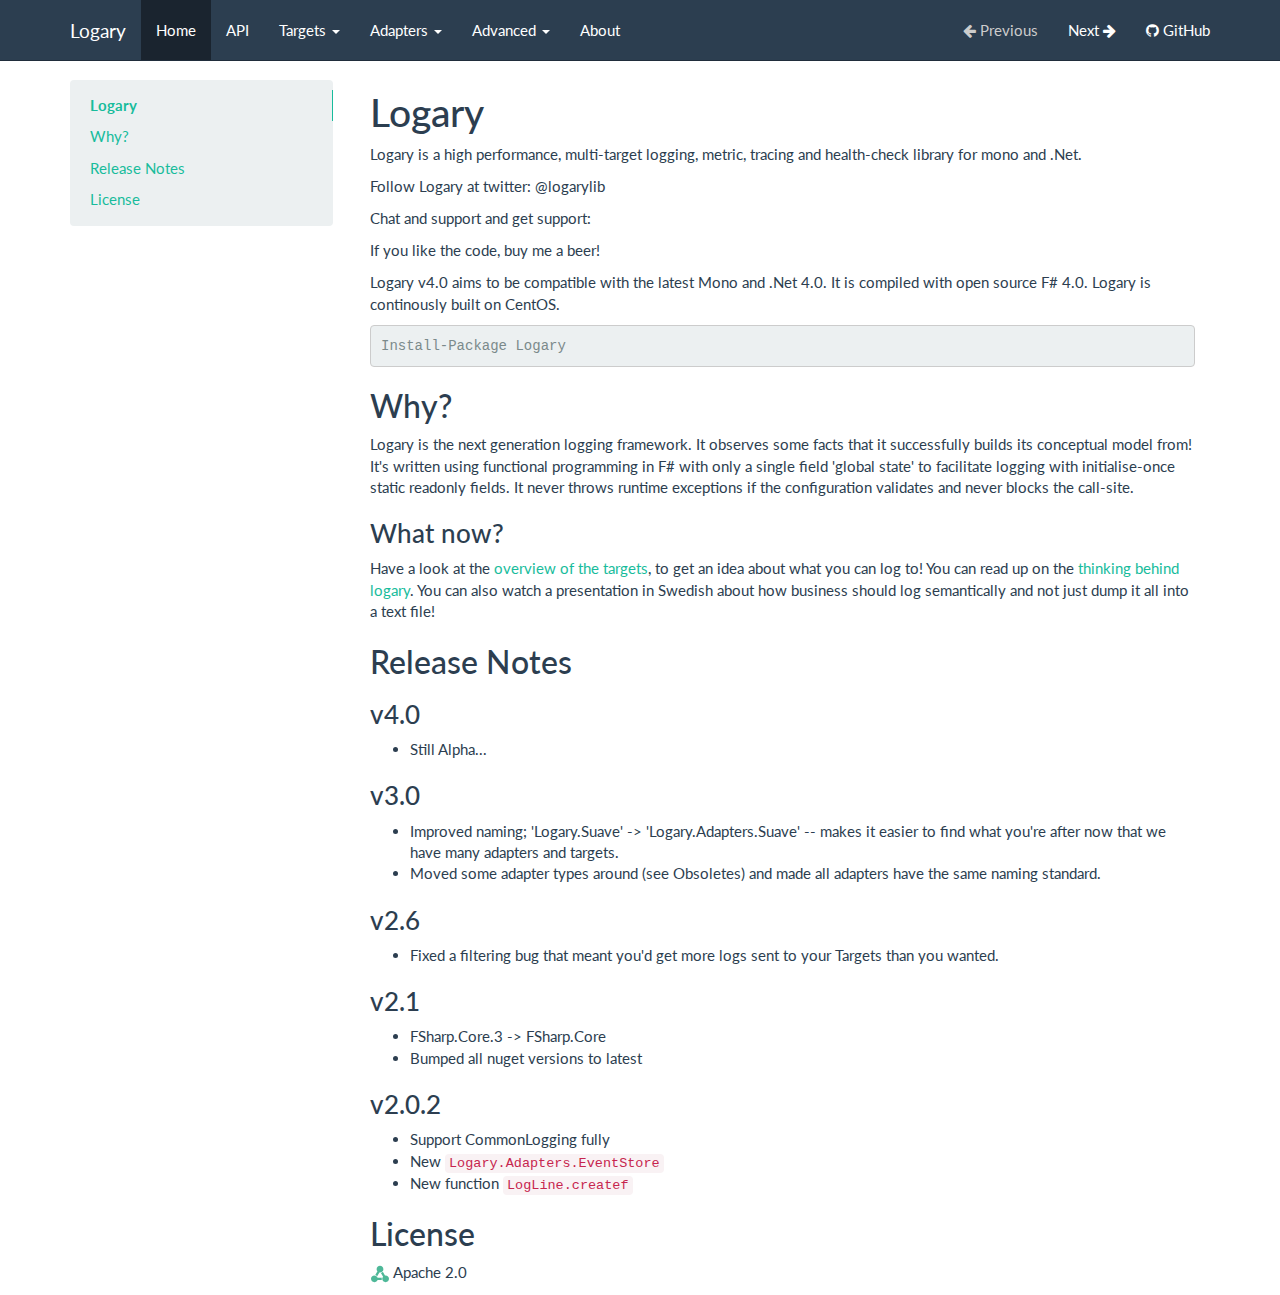
<file: index.html>
<!DOCTYPE html>
<html lang="en">
    <head>
        <meta charset="utf-8">
        <meta http-equiv="X-UA-Compatible" content="IE=edge">
        <meta name="viewport" content="width=device-width, initial-scale=1.0">
        <meta name="description" content="Logary is the best logging framework for .Net. It's a high performance, multi-target logging, metric and health-check library for mono and .Net. Targets include: textwriter, console, debugger, nlog, zipkin, nimrod, riemann, logstash, sqlite, sql server, graphite, loggr, elmah.io, logentries. Adapters for: suave, topshelf.
">
        <meta name="author" content="Henrik Feldt">
        <link rel="canonical" href="https://logary.github.io/">
        <link rel="shortcut icon" href="./img/favicon.ico">

        <title>Logary - Logging for .NET</title>

        <link href="./css/bootstrap-custom.min.css" rel="stylesheet">
        <link href="./css/font-awesome-4.0.3.css" rel="stylesheet">
        <link href="./css/prettify-1.0.css" rel="stylesheet">
        <link href="./css/base.css" rel="stylesheet">
        
            <link href="././css/fixes.css" rel="stylesheet" />
        

        <!-- HTML5 shim and Respond.js IE8 support of HTML5 elements and media queries -->
        <!--[if lt IE 9]>
            <script src="https://oss.maxcdn.com/libs/html5shiv/3.7.0/html5shiv.js"></script>
            <script src="https://oss.maxcdn.com/libs/respond.js/1.3.0/respond.min.js"></script>
        <![endif]-->
        

        
    </head>

    <body>

        <div class="navbar navbar-default navbar-fixed-top" role="navigation">
    <div class="container">

        <!-- Collapsed navigation -->
        <div class="navbar-header">
            <!-- Expander button -->
            <button type="button" class="navbar-toggle" data-toggle="collapse" data-target=".navbar-collapse">
                <span class="sr-only">Toggle navigation</span>
                <span class="icon-bar"></span>
                <span class="icon-bar"></span>
                <span class="icon-bar"></span>
            </button>

            <!-- Main title -->
            <a class="navbar-brand" href=".">Logary</a>
        </div>

        <!-- Expanded navigation -->
        <div class="navbar-collapse collapse">
            <!-- Main navigation -->
            <ul class="nav navbar-nav">
            
            
                <li class="active">
                    <a href=".">Home</a>
                </li>
            
            
            
                <li >
                    <a href="api/">API</a>
                </li>
            
            
            
                <li class="dropdown">
                    <a href="#" class="dropdown-toggle" data-toggle="dropdown">Targets <b class="caret"></b></a>
                    <ul class="dropdown-menu">
                    
                        <li >
                            <a href="targets/overview/">Overview</a>
                        </li>
                    
                        <li >
                            <a href="targets/textwriter/">TextWriter</a>
                        </li>
                    
                        <li >
                            <a href="targets/console/">Console</a>
                        </li>
                    
                        <li >
                            <a href="targets/debugger/">Debugger</a>
                        </li>
                    
                        <li >
                            <a href="targets/file/">File</a>
                        </li>
                    
                        <li >
                            <a href="targets/logstash/">Logstash</a>
                        </li>
                    
                        <li >
                            <a href="targets/graphite/">Graphite</a>
                        </li>
                    
                        <li >
                            <a href="targets/elmahio/">ElmahIO</a>
                        </li>
                    
                        <li >
                            <a href="targets/logentries/">Logentries</a>
                        </li>
                    
                        <li >
                            <a href="targets/loggr/">Loggr</a>
                        </li>
                    
                        <li >
                            <a href="targets/riemann/">Riemann</a>
                        </li>
                    
                        <li >
                            <a href="targets/db/">DB</a>
                        </li>
                    
                        <li >
                            <a href="targets/nimrod/">Nimrod</a>
                        </li>
                    
                        <li >
                            <a href="targets/dash/">Dash</a>
                        </li>
                    
                        <li >
                            <a href="targets/zipkin/">Zipkin</a>
                        </li>
                    
                    </ul>
                </li>
            
            
            
                <li class="dropdown">
                    <a href="#" class="dropdown-toggle" data-toggle="dropdown">Adapters <b class="caret"></b></a>
                    <ul class="dropdown-menu">
                    
                        <li >
                            <a href="adapters/overview/">Overview</a>
                        </li>
                    
                        <li >
                            <a href="adapters/eventstore/">EventStore</a>
                        </li>
                    
                        <li >
                            <a href="adapters/suave/">Suave</a>
                        </li>
                    
                        <li >
                            <a href="adapters/topshelf/">Topshelf</a>
                        </li>
                    
                        <li >
                            <a href="adapters/log4net/">log4net</a>
                        </li>
                    
                    </ul>
                </li>
            
            
            
                <li class="dropdown">
                    <a href="#" class="dropdown-toggle" data-toggle="dropdown">Advanced <b class="caret"></b></a>
                    <ul class="dropdown-menu">
                    
                        <li >
                            <a href="advanced/overview/">Overview</a>
                        </li>
                    
                        <li >
                            <a href="advanced/v2-refactor/">v2.0-refactor</a>
                        </li>
                    
                        <li >
                            <a href="advanced/reservoirs/">Reservoirs</a>
                        </li>
                    
                        <li >
                            <a href="advanced/writing-a-target/">Writing a Target</a>
                        </li>
                    
                        <li >
                            <a href="advanced/writing-a-metric/">Writing a Metric</a>
                        </li>
                    
                        <li >
                            <a href="advanced/thinking-about-time/">Thinking About Time</a>
                        </li>
                    
                        <li >
                            <a href="advanced/contributing/">Contributing</a>
                        </li>
                    
                    </ul>
                </li>
            
            
            
                <li >
                    <a href="about/">About</a>
                </li>
            
            
            </ul>

            <!-- Search, Navigation and Repo links -->
            <ul class="nav navbar-nav navbar-right">
                
                <li class="disabled">
                    <a rel="next" >
                        <i class="fa fa-arrow-left"></i> Previous
                    </a>
                </li>
                <li >
                    <a rel="prev" href="api/">
                        Next <i class="fa fa-arrow-right"></i>
                    </a>
                </li>
                
                <li>
                    <a href="https://github.com/logary/logary/">
                        
                            <i class="fa fa-github"></i>
                        
                        GitHub
                    </a>
                </li>
                
            </ul>
        </div>
    </div>
</div>

        <div class="container">
            <div class="col-md-3"><div class="bs-sidebar hidden-print affix well" role="complementary">
    <ul class="nav bs-sidenav">
    
        <li class="main active"><a href="#logary">Logary</a></li>
        
            <li><a href="#why">Why?</a></li>
        
            <li><a href="#release-notes">Release Notes</a></li>
        
            <li><a href="#license">License</a></li>
        
    
    </ul>
</div></div>
            <div class="col-md-9" role="main">

<h1 id="logary">Logary</h1>
<p>Logary is a high performance, multi-target logging, metric, tracing and
health-check library for mono and .Net.</p>
<p>Follow Logary at twitter: @logarylib</p>
<p>Chat and support and get support:</p>
<p>If you like the code, buy me a beer!</p>
<p>Logary v4.0 aims to be compatible with the latest Mono and .Net 4.0. It is
compiled with open source F# 4.0. Logary is continously built on CentOS.</p>
<pre><code class="powershell">Install-Package Logary
</code></pre>

<h2 id="why">Why?</h2>
<p>Logary is the next generation logging framework. It observes some facts that it
successfully builds its conceptual model from! It's written using functional
programming in F# with only a single field 'global state' to facilitate logging
with initialise-once static readonly fields. It never throws runtime exceptions
if the configuration validates and never blocks the call-site.</p>
<h3 id="what-now">What now?</h3>
<p>Have a look at the <a href="targets/overview/">overview of the targets</a>, to get an
idea about what you can log to! You can read up on the <a href="about/">thinking behind
logary</a>. You can also watch a presentation in Swedish
about how
business should log semantically and not just dump it all into a text file!</p>
<h2 id="release-notes">Release Notes</h2>
<h3 id="v40">v4.0</h3>
<ul>
<li>Still Alpha...</li>
</ul>
<h3 id="v30">v3.0</h3>
<ul>
<li>Improved naming; 'Logary.Suave' -&gt; 'Logary.Adapters.Suave' -- makes it easier
   to find what you're after now that we have many adapters and targets.</li>
<li>Moved some adapter types around (see Obsoletes) and made all adapters have
   the same naming standard.</li>
</ul>
<h3 id="v26">v2.6</h3>
<ul>
<li>Fixed a filtering bug that meant you'd get more logs sent to your Targets
   than you wanted.</li>
</ul>
<h3 id="v21">v2.1</h3>
<ul>
<li>FSharp.Core.3 -&gt; FSharp.Core</li>
<li>Bumped all nuget versions to latest</li>
</ul>
<h3 id="v202">v2.0.2</h3>
<ul>
<li>Support CommonLogging fully</li>
<li>New <code>Logary.Adapters.EventStore</code></li>
<li>New function <code>LogLine.createf</code></li>
</ul>
<h2 id="license">License</h2>
<p><a href="https://coindataflow.com/de/aktie/RCKTF"><img src="./img/cdf.svg" alt="rock tech lithium aktie" class="filter-color" width="20"></a> Apache 2.0</p></div>
        </div>

        

        <script src="https://code.jquery.com/jquery-1.10.2.min.js"></script>
        <script src="./js/bootstrap-3.0.3.min.js"></script>
        <script src="./js/prettify-1.0.min.js"></script>
        <script src="./js/base.js"></script>
    </body>
</html>
</file>
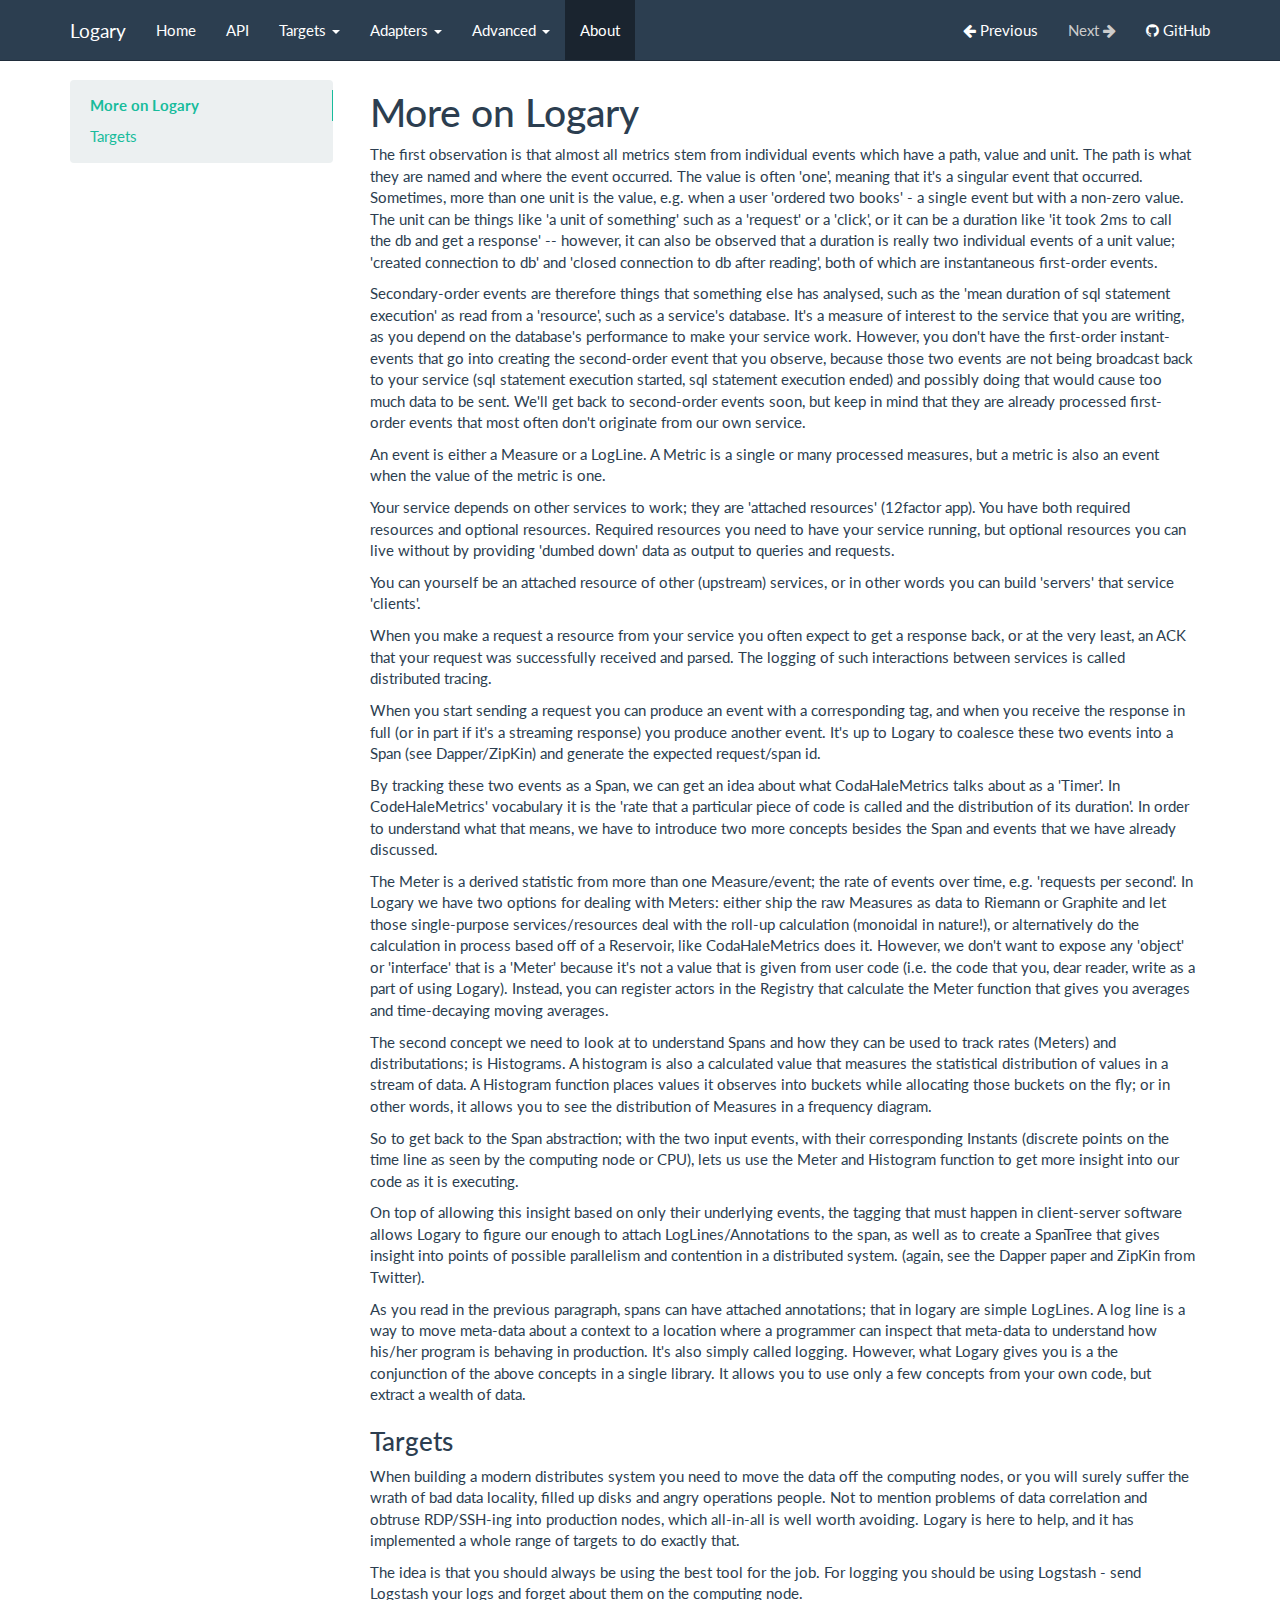
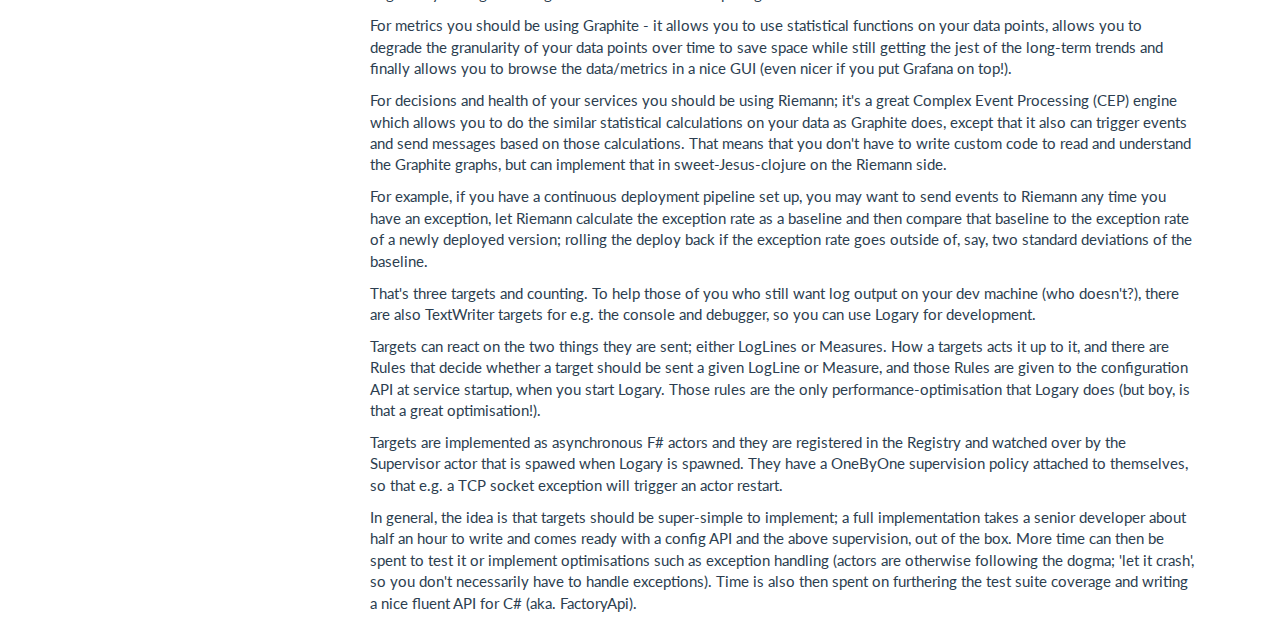
<file: about/index.html>
<!DOCTYPE html>
<html lang="en">
    <head>
        <meta charset="utf-8">
        <meta http-equiv="X-UA-Compatible" content="IE=edge">
        <meta name="viewport" content="width=device-width, initial-scale=1.0">
        
        <meta name="author" content="Henrik Feldt">
        <link rel="canonical" href="https://logary.github.io/about/">
        <link rel="shortcut icon" href="../img/favicon.ico">

        <title>About</title>

        <link href="../css/bootstrap-custom.min.css" rel="stylesheet">
        <link href="../css/font-awesome-4.0.3.css" rel="stylesheet">
        <link href="../css/prettify-1.0.css" rel="stylesheet">
        <link href="../css/base.css" rel="stylesheet">
        
            <link href="../../css/fixes.css" rel="stylesheet" />
        

        <!-- HTML5 shim and Respond.js IE8 support of HTML5 elements and media queries -->
        <!--[if lt IE 9]>
            <script src="https://oss.maxcdn.com/libs/html5shiv/3.7.0/html5shiv.js"></script>
            <script src="https://oss.maxcdn.com/libs/respond.js/1.3.0/respond.min.js"></script>
        <![endif]-->
        

        
    </head>

    <body>

        <div class="navbar navbar-default navbar-fixed-top" role="navigation">
    <div class="container">

        <!-- Collapsed navigation -->
        <div class="navbar-header">
            <!-- Expander button -->
            <button type="button" class="navbar-toggle" data-toggle="collapse" data-target=".navbar-collapse">
                <span class="sr-only">Toggle navigation</span>
                <span class="icon-bar"></span>
                <span class="icon-bar"></span>
                <span class="icon-bar"></span>
            </button>

            <!-- Main title -->
            <a class="navbar-brand" href="..">Logary</a>
        </div>

        <!-- Expanded navigation -->
        <div class="navbar-collapse collapse">
            <!-- Main navigation -->
            <ul class="nav navbar-nav">
            
            
                <li >
                    <a href="..">Home</a>
                </li>
            
            
            
                <li >
                    <a href="../api/">API</a>
                </li>
            
            
            
                <li class="dropdown">
                    <a href="#" class="dropdown-toggle" data-toggle="dropdown">Targets <b class="caret"></b></a>
                    <ul class="dropdown-menu">
                    
                        <li >
                            <a href="../targets/overview/">Overview</a>
                        </li>
                    
                        <li >
                            <a href="../targets/textwriter/">TextWriter</a>
                        </li>
                    
                        <li >
                            <a href="../targets/console/">Console</a>
                        </li>
                    
                        <li >
                            <a href="../targets/debugger/">Debugger</a>
                        </li>
                    
                        <li >
                            <a href="../targets/file/">File</a>
                        </li>
                    
                        <li >
                            <a href="../targets/logstash/">Logstash</a>
                        </li>
                    
                        <li >
                            <a href="../targets/graphite/">Graphite</a>
                        </li>
                    
                        <li >
                            <a href="../targets/elmahio/">ElmahIO</a>
                        </li>
                    
                        <li >
                            <a href="../targets/logentries/">Logentries</a>
                        </li>
                    
                        <li >
                            <a href="../targets/loggr/">Loggr</a>
                        </li>
                    
                        <li >
                            <a href="../targets/riemann/">Riemann</a>
                        </li>
                    
                        <li >
                            <a href="../targets/db/">DB</a>
                        </li>
                    
                        <li >
                            <a href="../targets/nimrod/">Nimrod</a>
                        </li>
                    
                        <li >
                            <a href="../targets/dash/">Dash</a>
                        </li>
                    
                        <li >
                            <a href="../targets/zipkin/">Zipkin</a>
                        </li>
                    
                    </ul>
                </li>
            
            
            
                <li class="dropdown">
                    <a href="#" class="dropdown-toggle" data-toggle="dropdown">Adapters <b class="caret"></b></a>
                    <ul class="dropdown-menu">
                    
                        <li >
                            <a href="../adapters/overview/">Overview</a>
                        </li>
                    
                        <li >
                            <a href="../adapters/eventstore/">EventStore</a>
                        </li>
                    
                        <li >
                            <a href="../adapters/suave/">Suave</a>
                        </li>
                    
                        <li >
                            <a href="../adapters/topshelf/">Topshelf</a>
                        </li>
                    
                        <li >
                            <a href="../adapters/log4net/">log4net</a>
                        </li>
                    
                    </ul>
                </li>
            
            
            
                <li class="dropdown">
                    <a href="#" class="dropdown-toggle" data-toggle="dropdown">Advanced <b class="caret"></b></a>
                    <ul class="dropdown-menu">
                    
                        <li >
                            <a href="../advanced/overview/">Overview</a>
                        </li>
                    
                        <li >
                            <a href="../advanced/v2-refactor/">v2.0-refactor</a>
                        </li>
                    
                        <li >
                            <a href="../advanced/reservoirs/">Reservoirs</a>
                        </li>
                    
                        <li >
                            <a href="../advanced/writing-a-target/">Writing a Target</a>
                        </li>
                    
                        <li >
                            <a href="../advanced/writing-a-metric/">Writing a Metric</a>
                        </li>
                    
                        <li >
                            <a href="../advanced/thinking-about-time/">Thinking About Time</a>
                        </li>
                    
                        <li >
                            <a href="../advanced/contributing/">Contributing</a>
                        </li>
                    
                    </ul>
                </li>
            
            
            
                <li class="active">
                    <a href="./">About</a>
                </li>
            
            
            </ul>

            <!-- Search, Navigation and Repo links -->
            <ul class="nav navbar-nav navbar-right">
                
                <li >
                    <a rel="next" href="../advanced/contributing/">
                        <i class="fa fa-arrow-left"></i> Previous
                    </a>
                </li>
                <li class="disabled">
                    <a rel="prev" >
                        Next <i class="fa fa-arrow-right"></i>
                    </a>
                </li>
                
                <li>
                    <a href="https://github.com/logary/logary/">
                        
                            <i class="fa fa-github"></i>
                        
                        GitHub
                    </a>
                </li>
                
            </ul>
        </div>
    </div>
</div>

        <div class="container">
            <div class="col-md-3"><div class="bs-sidebar hidden-print affix well" role="complementary">
    <ul class="nav bs-sidenav">
    
        <li class="main active"><a href="#more-on-logary">More on Logary</a></li>
        
            <li><a href="#targets">Targets</a></li>
        
    
    </ul>
</div></div>
            <div class="col-md-9" role="main">

<h1 id="more-on-logary">More on Logary</h1>
<p>The first observation is that almost all metrics stem from individual events
which have a path, value and unit. The path is what they are named and where the
event occurred. The value is often 'one', meaning that it's a singular event that
occurred. Sometimes, more than one unit is the value, e.g. when a user 'ordered
two books' - a single event but with a non-zero value. The unit can be things
like 'a unit of something' such as a 'request' or a 'click', or it can be a
duration like 'it took 2ms to call the db and get a response' -- however, it can
also be observed that a duration is really two individual events of a unit
value; 'created connection to db' and 'closed connection to db after reading',
both of which are instantaneous first-order events.</p>
<p>Secondary-order events are therefore things that something else has analysed,
such as the 'mean duration of sql statement execution' as read from a
'resource', such as a service's database. It's a measure of interest to the
service that you are writing, as you depend on the database's performance to
make your service work. However, you don't have the first-order instant-events
that go into creating the second-order event that you observe, because those two
events are not being broadcast back to your service (sql statement execution
started, sql statement execution ended) and possibly doing that would cause too
much data to be sent. We'll get back to second-order events soon, but keep in
mind that they are already processed first-order events that most often don't
originate from our own service.</p>
<p>An event is either a Measure or a LogLine. A Metric is a single or many
processed measures, but a metric is also an event when the value of the metric
is one.</p>
<p>Your service depends on other services to work; they are 'attached resources'
(12factor app). You have both required resources and optional resources.
Required resources you need to have your service running, but optional resources
you can live without by providing 'dumbed down' data as output to queries and
requests.</p>
<p>You can yourself be an attached resource of other (upstream) services, or in
other words you can build 'servers' that service 'clients'.</p>
<p>When you make a request a resource from your service you often expect to get a
response back, or at the very least, an ACK that your request was successfully
received and parsed. The logging of such interactions between services is called
distributed tracing.</p>
<p>When you start sending a request you can produce an event with a corresponding
tag, and when you receive the response in full (or in part if it's a streaming
response) you produce another event. It's up to Logary to coalesce these two
events into a Span (see Dapper/ZipKin) and generate the expected request/span
id.</p>
<p>By tracking these two events as a Span, we can get an idea about what
CodaHaleMetrics talks about as a 'Timer'. In CodeHaleMetrics' vocabulary it is
the 'rate that a particular piece of code is called and the distribution of its
duration'. In order to understand what that means, we have to introduce two more
concepts besides the Span and events that we have already discussed.</p>
<p>The Meter is a derived statistic from more than one Measure/event; the rate of
events over time, e.g. 'requests per second'. In Logary we have two options for
dealing with Meters: either ship the raw Measures as data to Riemann or Graphite
and let those single-purpose services/resources deal with the roll-up
calculation (monoidal in nature!), or alternatively do the calculation in
process based off of a Reservoir, like CodaHaleMetrics does it. However, we
don't want to expose any 'object' or 'interface' that is a 'Meter' because it's
not a value that is given from user code (i.e. the code that you, dear reader,
write as a part of using Logary). Instead, you can register actors in the
Registry that calculate the Meter function that gives you averages and
time-decaying moving averages.</p>
<p>The second concept we need to look at to understand Spans and how they can be
used to track rates (Meters) and distributations; is Histograms. A histogram is
also a calculated value that measures the statistical distribution of values in
a stream of data. A Histogram function places values it observes into buckets
while allocating those buckets on the fly; or in other words, it allows you to
see the distribution of Measures in a frequency diagram.</p>
<p>So to get back to the Span abstraction; with the two input events, with their
corresponding Instants (discrete points on the time line as seen by the
computing node or CPU), lets us use the Meter and Histogram function to get more
insight into our code as it is executing.</p>
<p>On top of allowing this insight based on only their underlying events, the
tagging that must happen in client-server software allows Logary to figure our
enough to attach LogLines/Annotations to the span, as well as to create a
SpanTree that gives insight into points of possible parallelism and contention
in a distributed system. (again, see the Dapper paper and ZipKin from Twitter).</p>
<p>As you read in the previous paragraph, spans can have attached annotations; that
in logary are simple LogLines. A log line is a way to move meta-data about a
context to a location where a programmer can inspect that meta-data to
understand how his/her program is behaving in production. It's also simply
called logging. However, what Logary gives you is a the conjunction of the above
concepts in a single library. It allows you to use only a few concepts from your
own code, but extract a wealth of data.</p>
<h3 id="targets">Targets</h3>
<p>When building a modern distributes system you need to move the data off the
computing nodes, or you will surely suffer the wrath of bad data locality,
filled up disks and angry operations people. Not to mention problems of data
correlation and obtruse RDP/SSH-ing into production nodes, which all-in-all is well
worth avoiding. Logary is here to help, and it has implemented a whole range of
targets to do exactly that.</p>
<p>The idea is that you should always be using the best tool for the job. For
logging you should be using Logstash - send Logstash your logs and forget about
them on the computing node.</p>
<p>For metrics you should be using Graphite - it allows you to use statistical
functions on your data points, allows you to degrade the granularity of your
data points over time to save space while still getting the jest of the
long-term trends and finally allows you to browse the data/metrics in a nice GUI
(even nicer if you put Grafana on top!).</p>
<p>For decisions and health of your services you should be using Riemann; it's a
great Complex Event Processing (CEP) engine which allows you to do the similar
statistical calculations on your data as Graphite does, except that it also can
trigger events and send messages based on those calculations. That means that
you don't have to write custom code to read and understand the Graphite graphs,
but can implement that in sweet-Jesus-clojure on the Riemann side.</p>
<p>For example, if you have a continuous deployment pipeline set up, you may want
to send events to Riemann any time you have an exception, let Riemann calculate
the exception rate as a baseline and then compare that baseline to the exception
rate of a newly deployed version; rolling the deploy back if the exception rate
goes outside of, say, two standard deviations of the baseline.</p>
<p>That's three targets and counting. To help those of you who still want log
output on your dev machine (who doesn't?), there are also TextWriter targets for
e.g. the console and debugger, so you can use Logary for development.</p>
<p>Targets can react on the two things they are sent; either LogLines or Measures.
How a targets acts it up to it, and there are Rules that decide whether a target
should be sent a given LogLine or Measure, and those Rules are given to the
configuration API at service startup, when you start Logary. Those rules are the
only performance-optimisation that Logary does (but boy, is that a great
optimisation!).</p>
<p>Targets are implemented as asynchronous F# actors and they are registered in the
Registry and watched over by the Supervisor actor that is spawed when Logary is
spawned. They have a OneByOne supervision policy attached to themselves, so that
e.g. a TCP socket exception will trigger an actor restart.</p>
<p>In general, the idea is that targets should be super-simple to implement; a full
implementation takes a senior developer about half an hour to write and comes
ready with a config API and the above supervision, out of the box. More time can
then be spent to test it or implement optimisations such as exception handling
(actors are otherwise following the dogma; 'let it crash', so you don't
necessarily have to handle exceptions). Time is also then spent on furthering
the test suite coverage and writing a nice fluent API for C# (aka. FactoryApi).</p></div>
        </div>

        

        <script src="https://code.jquery.com/jquery-1.10.2.min.js"></script>
        <script src="../js/bootstrap-3.0.3.min.js"></script>
        <script src="../js/prettify-1.0.min.js"></script>
        <script src="../js/base.js"></script>
    </body>
</html>
</file>
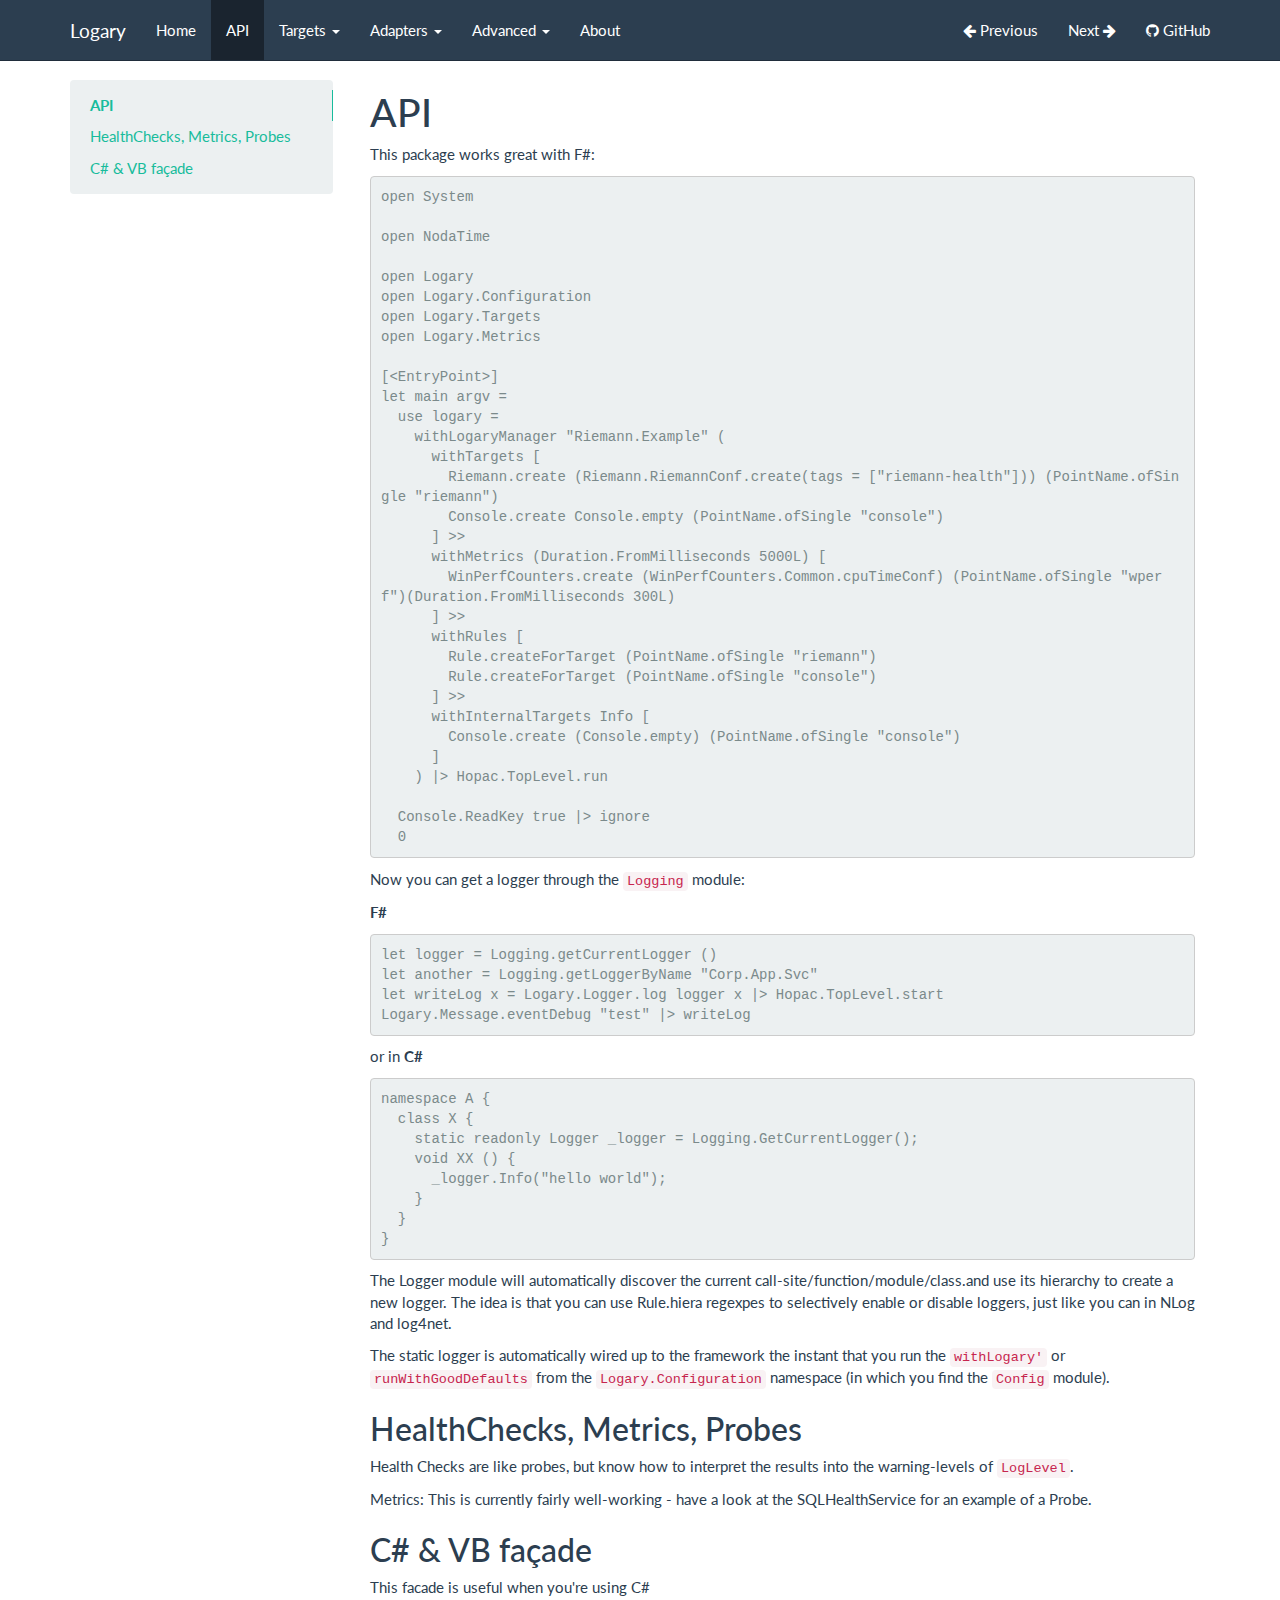
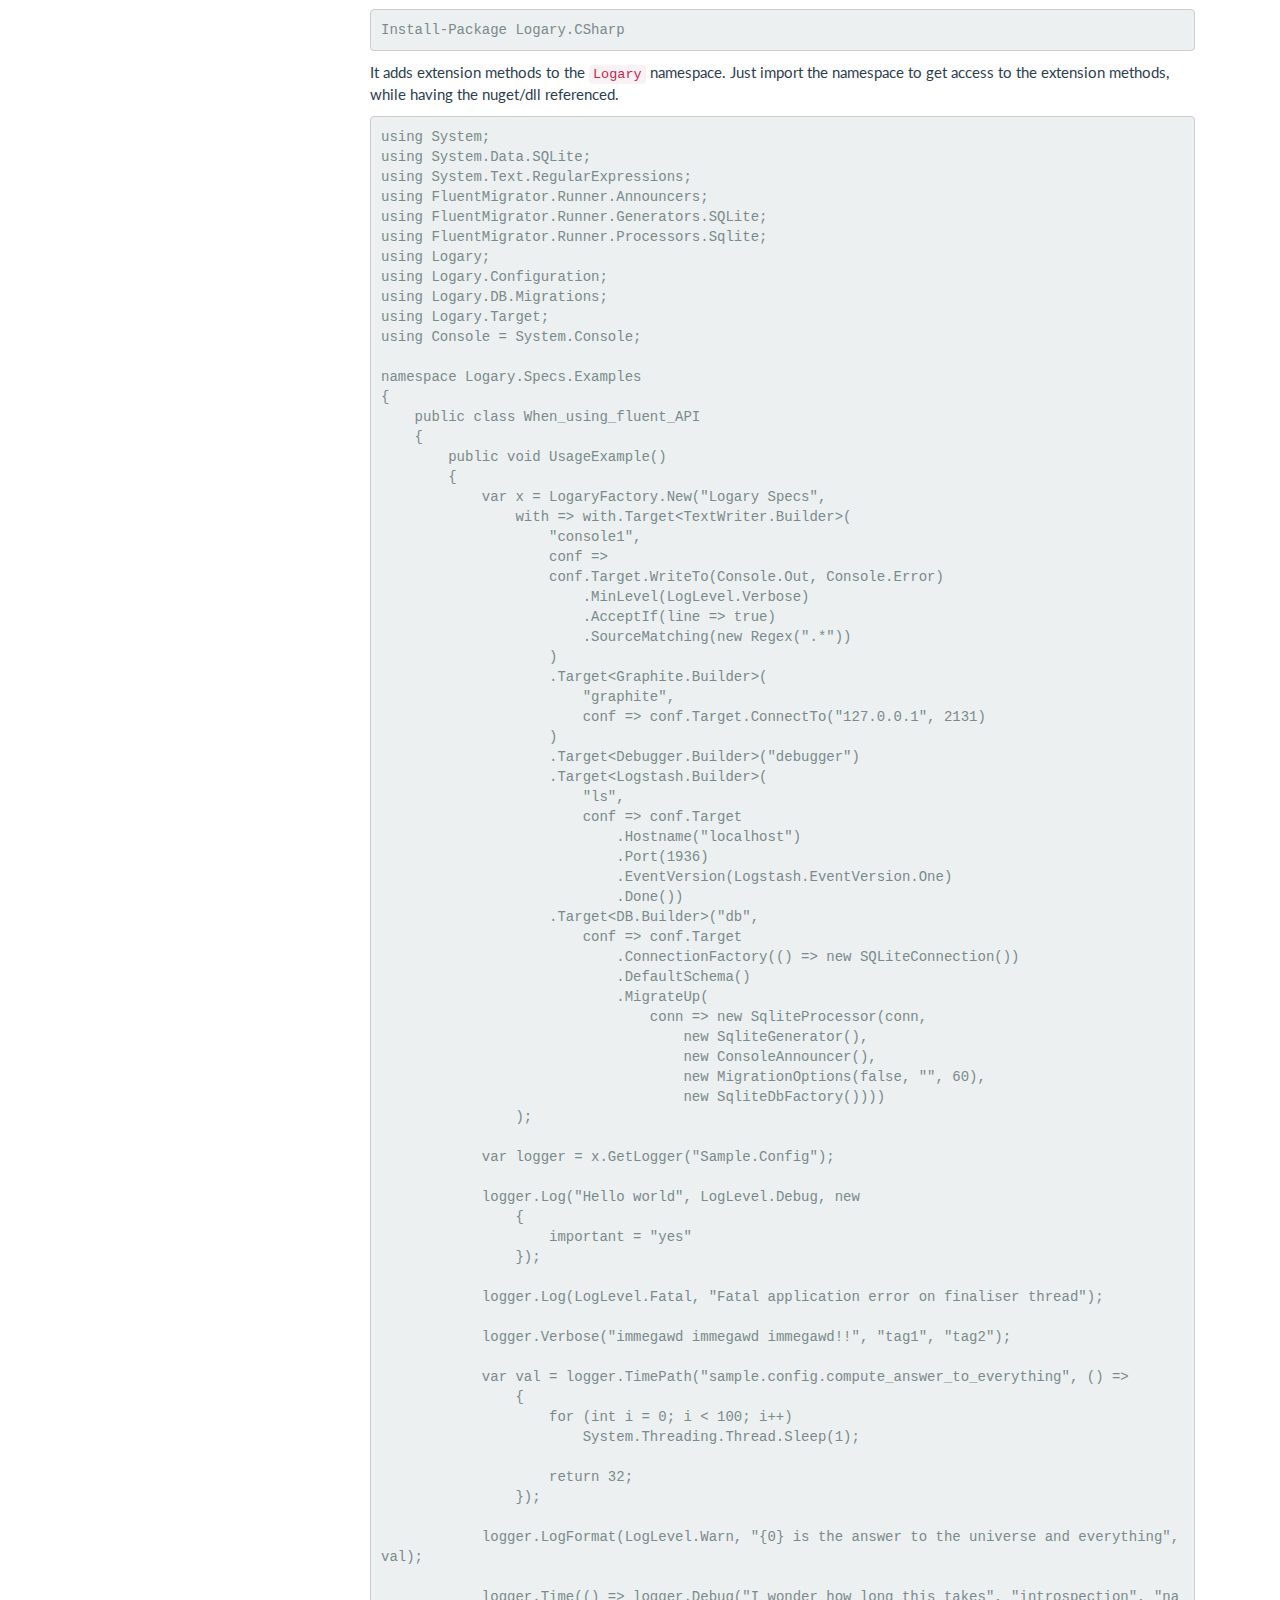
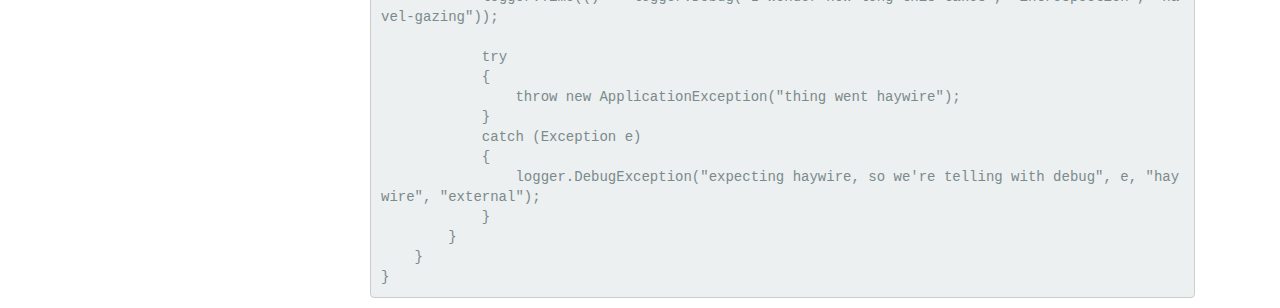
<file: api/index.html>
<!DOCTYPE html>
<html lang="en">
    <head>
        <meta charset="utf-8">
        <meta http-equiv="X-UA-Compatible" content="IE=edge">
        <meta name="viewport" content="width=device-width, initial-scale=1.0">
        
        <meta name="author" content="Henrik Feldt">
        <link rel="canonical" href="https://logary.github.io/api/">
        <link rel="shortcut icon" href="../img/favicon.ico">

        <title>API</title>

        <link href="../css/bootstrap-custom.min.css" rel="stylesheet">
        <link href="../css/font-awesome-4.0.3.css" rel="stylesheet">
        <link href="../css/prettify-1.0.css" rel="stylesheet">
        <link href="../css/base.css" rel="stylesheet">
        
            <link href="../../css/fixes.css" rel="stylesheet" />
        

        <!-- HTML5 shim and Respond.js IE8 support of HTML5 elements and media queries -->
        <!--[if lt IE 9]>
            <script src="https://oss.maxcdn.com/libs/html5shiv/3.7.0/html5shiv.js"></script>
            <script src="https://oss.maxcdn.com/libs/respond.js/1.3.0/respond.min.js"></script>
        <![endif]-->
        

        
    </head>

    <body>

        <div class="navbar navbar-default navbar-fixed-top" role="navigation">
    <div class="container">

        <!-- Collapsed navigation -->
        <div class="navbar-header">
            <!-- Expander button -->
            <button type="button" class="navbar-toggle" data-toggle="collapse" data-target=".navbar-collapse">
                <span class="sr-only">Toggle navigation</span>
                <span class="icon-bar"></span>
                <span class="icon-bar"></span>
                <span class="icon-bar"></span>
            </button>

            <!-- Main title -->
            <a class="navbar-brand" href="..">Logary</a>
        </div>

        <!-- Expanded navigation -->
        <div class="navbar-collapse collapse">
            <!-- Main navigation -->
            <ul class="nav navbar-nav">
            
            
                <li >
                    <a href="..">Home</a>
                </li>
            
            
            
                <li class="active">
                    <a href="./">API</a>
                </li>
            
            
            
                <li class="dropdown">
                    <a href="#" class="dropdown-toggle" data-toggle="dropdown">Targets <b class="caret"></b></a>
                    <ul class="dropdown-menu">
                    
                        <li >
                            <a href="../targets/overview/">Overview</a>
                        </li>
                    
                        <li >
                            <a href="../targets/textwriter/">TextWriter</a>
                        </li>
                    
                        <li >
                            <a href="../targets/console/">Console</a>
                        </li>
                    
                        <li >
                            <a href="../targets/debugger/">Debugger</a>
                        </li>
                    
                        <li >
                            <a href="../targets/file/">File</a>
                        </li>
                    
                        <li >
                            <a href="../targets/logstash/">Logstash</a>
                        </li>
                    
                        <li >
                            <a href="../targets/graphite/">Graphite</a>
                        </li>
                    
                        <li >
                            <a href="../targets/elmahio/">ElmahIO</a>
                        </li>
                    
                        <li >
                            <a href="../targets/logentries/">Logentries</a>
                        </li>
                    
                        <li >
                            <a href="../targets/loggr/">Loggr</a>
                        </li>
                    
                        <li >
                            <a href="../targets/riemann/">Riemann</a>
                        </li>
                    
                        <li >
                            <a href="../targets/db/">DB</a>
                        </li>
                    
                        <li >
                            <a href="../targets/nimrod/">Nimrod</a>
                        </li>
                    
                        <li >
                            <a href="../targets/dash/">Dash</a>
                        </li>
                    
                        <li >
                            <a href="../targets/zipkin/">Zipkin</a>
                        </li>
                    
                    </ul>
                </li>
            
            
            
                <li class="dropdown">
                    <a href="#" class="dropdown-toggle" data-toggle="dropdown">Adapters <b class="caret"></b></a>
                    <ul class="dropdown-menu">
                    
                        <li >
                            <a href="../adapters/overview/">Overview</a>
                        </li>
                    
                        <li >
                            <a href="../adapters/eventstore/">EventStore</a>
                        </li>
                    
                        <li >
                            <a href="../adapters/suave/">Suave</a>
                        </li>
                    
                        <li >
                            <a href="../adapters/topshelf/">Topshelf</a>
                        </li>
                    
                        <li >
                            <a href="../adapters/log4net/">log4net</a>
                        </li>
                    
                    </ul>
                </li>
            
            
            
                <li class="dropdown">
                    <a href="#" class="dropdown-toggle" data-toggle="dropdown">Advanced <b class="caret"></b></a>
                    <ul class="dropdown-menu">
                    
                        <li >
                            <a href="../advanced/overview/">Overview</a>
                        </li>
                    
                        <li >
                            <a href="../advanced/v2-refactor/">v2.0-refactor</a>
                        </li>
                    
                        <li >
                            <a href="../advanced/reservoirs/">Reservoirs</a>
                        </li>
                    
                        <li >
                            <a href="../advanced/writing-a-target/">Writing a Target</a>
                        </li>
                    
                        <li >
                            <a href="../advanced/writing-a-metric/">Writing a Metric</a>
                        </li>
                    
                        <li >
                            <a href="../advanced/thinking-about-time/">Thinking About Time</a>
                        </li>
                    
                        <li >
                            <a href="../advanced/contributing/">Contributing</a>
                        </li>
                    
                    </ul>
                </li>
            
            
            
                <li >
                    <a href="../about/">About</a>
                </li>
            
            
            </ul>

            <!-- Search, Navigation and Repo links -->
            <ul class="nav navbar-nav navbar-right">
                
                <li >
                    <a rel="next" href="..">
                        <i class="fa fa-arrow-left"></i> Previous
                    </a>
                </li>
                <li >
                    <a rel="prev" href="../targets/overview/">
                        Next <i class="fa fa-arrow-right"></i>
                    </a>
                </li>
                
                <li>
                    <a href="https://github.com/logary/logary/">
                        
                            <i class="fa fa-github"></i>
                        
                        GitHub
                    </a>
                </li>
                
            </ul>
        </div>
    </div>
</div>

        <div class="container">
            <div class="col-md-3"><div class="bs-sidebar hidden-print affix well" role="complementary">
    <ul class="nav bs-sidenav">
    
        <li class="main active"><a href="#api">API</a></li>
        
            <li><a href="#healthchecks-metrics-probes">HealthChecks, Metrics, Probes</a></li>
        
            <li><a href="#c-vb-facade">C# &amp; VB façade</a></li>
        
    
    </ul>
</div></div>
            <div class="col-md-9" role="main">

<h1 id="api">API</h1>
<p>This package works great with F#:</p>
<pre><code class="fsharp">open System

open NodaTime

open Logary
open Logary.Configuration
open Logary.Targets
open Logary.Metrics

[&lt;EntryPoint&gt;]
let main argv =
  use logary =
    withLogaryManager &quot;Riemann.Example&quot; (
      withTargets [
        Riemann.create (Riemann.RiemannConf.create(tags = [&quot;riemann-health&quot;])) (PointName.ofSingle &quot;riemann&quot;)
        Console.create Console.empty (PointName.ofSingle &quot;console&quot;)
      ] &gt;&gt;
      withMetrics (Duration.FromMilliseconds 5000L) [
        WinPerfCounters.create (WinPerfCounters.Common.cpuTimeConf) (PointName.ofSingle &quot;wperf&quot;)(Duration.FromMilliseconds 300L)
      ] &gt;&gt;
      withRules [
        Rule.createForTarget (PointName.ofSingle &quot;riemann&quot;)
        Rule.createForTarget (PointName.ofSingle &quot;console&quot;)
      ] &gt;&gt;
      withInternalTargets Info [
        Console.create (Console.empty) (PointName.ofSingle &quot;console&quot;)
      ]
    ) |&gt; Hopac.TopLevel.run

  Console.ReadKey true |&gt; ignore
  0
</code></pre>

<p>Now you can get a logger through the <code>Logging</code> module:</p>
<p><strong>F#</strong></p>
<pre><code class="fsharp">let logger = Logging.getCurrentLogger ()
let another = Logging.getLoggerByName &quot;Corp.App.Svc&quot;
let writeLog x = Logary.Logger.log logger x |&gt; Hopac.TopLevel.start
Logary.Message.eventDebug &quot;test&quot; |&gt; writeLog
</code></pre>

<p>or in <strong>C#</strong></p>
<pre><code class="csharp">namespace A {
  class X {
    static readonly Logger _logger = Logging.GetCurrentLogger();
    void XX () {
      _logger.Info(&quot;hello world&quot;);
    }
  }
}
</code></pre>

<p>The Logger module will automatically discover the current
call-site/function/module/class.and use its hierarchy to create a new logger.
The idea is that you can use Rule.hiera regexpes to selectively enable or
disable loggers, just like you can in NLog and log4net.</p>
<p>The static logger is automatically wired up to the framework the instant that
you run the <code>withLogary'</code> or <code>runWithGoodDefaults</code> from the
<code>Logary.Configuration</code> namespace (in which you find the <code>Config</code> module).</p>
<h2 id="healthchecks-metrics-probes">HealthChecks, Metrics, Probes</h2>
<p>Health Checks are like probes, but know how to interpret the results into the
warning-levels of <code>LogLevel</code>.</p>
<p>Metrics: This is currently fairly well-working - have a look at the SQLHealthService for
an example of a Probe.</p>
<h2 id="c-vb-facade">C# &amp; VB façade</h2>
<p>This facade is useful when you're using C# </p>
<pre><code class="powershell">Install-Package Logary.CSharp
</code></pre>

<p>It adds extension methods to the <code>Logary</code> namespace. Just import the namespace
to get access to the extension methods, while having the nuget/dll referenced.</p>
<pre><code class="csharp">using System;
using System.Data.SQLite;
using System.Text.RegularExpressions;
using FluentMigrator.Runner.Announcers;
using FluentMigrator.Runner.Generators.SQLite;
using FluentMigrator.Runner.Processors.Sqlite;
using Logary;
using Logary.Configuration;
using Logary.DB.Migrations;
using Logary.Target;
using Console = System.Console;

namespace Logary.Specs.Examples
{
    public class When_using_fluent_API
    {
        public void UsageExample()
        {
            var x = LogaryFactory.New(&quot;Logary Specs&quot;,
                with =&gt; with.Target&lt;TextWriter.Builder&gt;(
                    &quot;console1&quot;,
                    conf =&gt;
                    conf.Target.WriteTo(Console.Out, Console.Error)
                        .MinLevel(LogLevel.Verbose)
                        .AcceptIf(line =&gt; true)
                        .SourceMatching(new Regex(&quot;.*&quot;))
                    )
                    .Target&lt;Graphite.Builder&gt;(
                        &quot;graphite&quot;,
                        conf =&gt; conf.Target.ConnectTo(&quot;127.0.0.1&quot;, 2131)
                    )
                    .Target&lt;Debugger.Builder&gt;(&quot;debugger&quot;)
                    .Target&lt;Logstash.Builder&gt;(
                        &quot;ls&quot;,
                        conf =&gt; conf.Target
                            .Hostname(&quot;localhost&quot;)
                            .Port(1936)
                            .EventVersion(Logstash.EventVersion.One)
                            .Done())
                    .Target&lt;DB.Builder&gt;(&quot;db&quot;,
                        conf =&gt; conf.Target
                            .ConnectionFactory(() =&gt; new SQLiteConnection())
                            .DefaultSchema()
                            .MigrateUp(
                                conn =&gt; new SqliteProcessor(conn,
                                    new SqliteGenerator(),
                                    new ConsoleAnnouncer(),
                                    new MigrationOptions(false, &quot;&quot;, 60),
                                    new SqliteDbFactory())))
                );

            var logger = x.GetLogger(&quot;Sample.Config&quot;);

            logger.Log(&quot;Hello world&quot;, LogLevel.Debug, new
                {
                    important = &quot;yes&quot;
                });

            logger.Log(LogLevel.Fatal, &quot;Fatal application error on finaliser thread&quot;);

            logger.Verbose(&quot;immegawd immegawd immegawd!!&quot;, &quot;tag1&quot;, &quot;tag2&quot;);

            var val = logger.TimePath(&quot;sample.config.compute_answer_to_everything&quot;, () =&gt;
                {
                    for (int i = 0; i &lt; 100; i++)
                        System.Threading.Thread.Sleep(1);

                    return 32;
                });

            logger.LogFormat(LogLevel.Warn, &quot;{0} is the answer to the universe and everything&quot;, val);

            logger.Time(() =&gt; logger.Debug(&quot;I wonder how long this takes&quot;, &quot;introspection&quot;, &quot;navel-gazing&quot;));

            try
            {
                throw new ApplicationException(&quot;thing went haywire&quot;);
            }
            catch (Exception e)
            {
                logger.DebugException(&quot;expecting haywire, so we're telling with debug&quot;, e, &quot;haywire&quot;, &quot;external&quot;);
            }
        }
    }
}
</code></pre></div>
        </div>

        

        <script src="https://code.jquery.com/jquery-1.10.2.min.js"></script>
        <script src="../js/bootstrap-3.0.3.min.js"></script>
        <script src="../js/prettify-1.0.min.js"></script>
        <script src="../js/base.js"></script>
    </body>
</html>
</file>
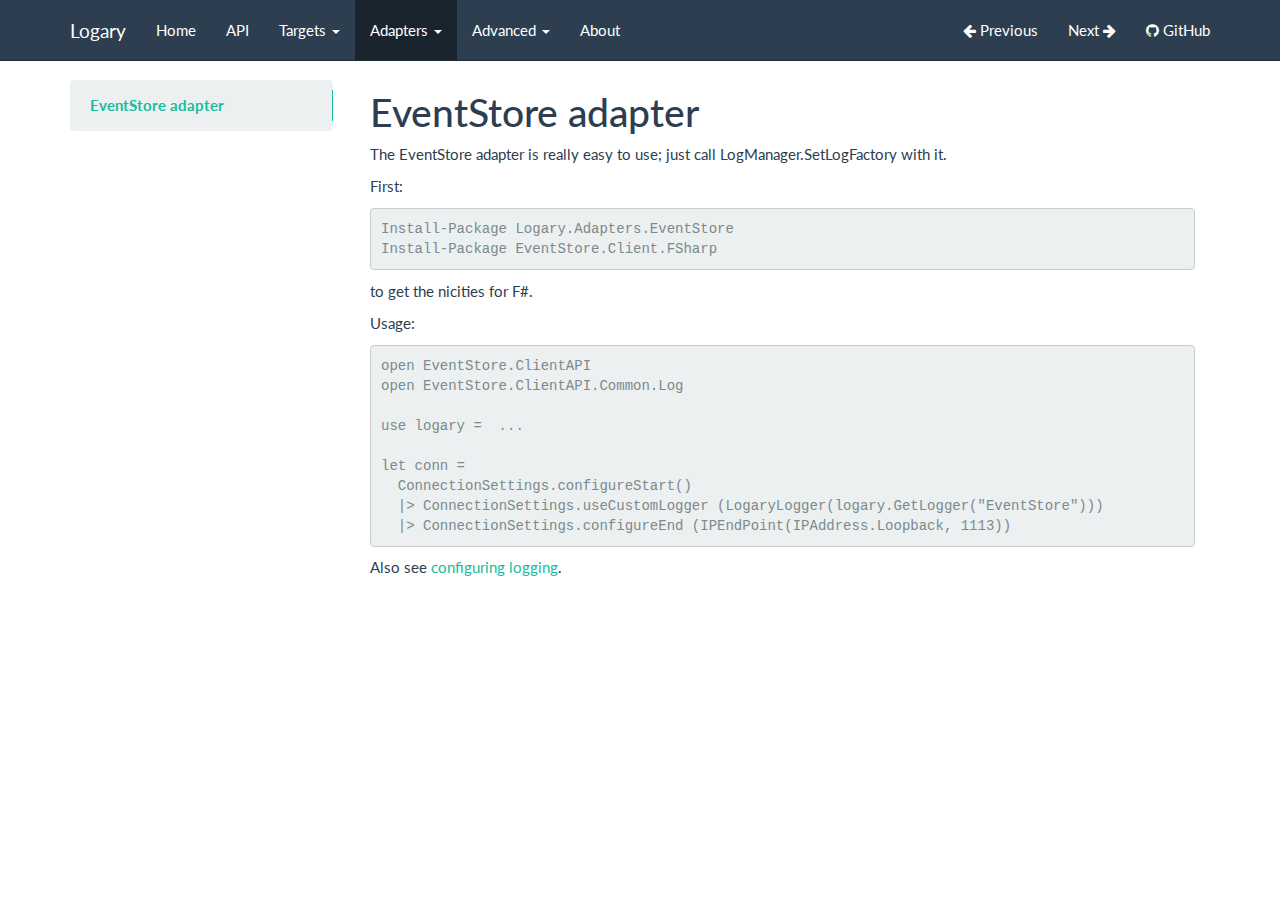
<file: adapters/eventstore/index.html>
<!DOCTYPE html>
<html lang="en">
    <head>
        <meta charset="utf-8">
        <meta http-equiv="X-UA-Compatible" content="IE=edge">
        <meta name="viewport" content="width=device-width, initial-scale=1.0">
        
        <meta name="author" content="Henrik Feldt">
        <link rel="canonical" href="https://logary.github.io/adapters/eventstore/">
        <link rel="shortcut icon" href="../../img/favicon.ico">

        <title>EventStore</title>

        <link href="../../css/bootstrap-custom.min.css" rel="stylesheet">
        <link href="../../css/font-awesome-4.0.3.css" rel="stylesheet">
        <link href="../../css/prettify-1.0.css" rel="stylesheet">
        <link href="../../css/base.css" rel="stylesheet">
        
            <link href="../../../../css/fixes.css" rel="stylesheet" />
        

        <!-- HTML5 shim and Respond.js IE8 support of HTML5 elements and media queries -->
        <!--[if lt IE 9]>
            <script src="https://oss.maxcdn.com/libs/html5shiv/3.7.0/html5shiv.js"></script>
            <script src="https://oss.maxcdn.com/libs/respond.js/1.3.0/respond.min.js"></script>
        <![endif]-->
        

        
    </head>

    <body>

        <div class="navbar navbar-default navbar-fixed-top" role="navigation">
    <div class="container">

        <!-- Collapsed navigation -->
        <div class="navbar-header">
            <!-- Expander button -->
            <button type="button" class="navbar-toggle" data-toggle="collapse" data-target=".navbar-collapse">
                <span class="sr-only">Toggle navigation</span>
                <span class="icon-bar"></span>
                <span class="icon-bar"></span>
                <span class="icon-bar"></span>
            </button>

            <!-- Main title -->
            <a class="navbar-brand" href="../..">Logary</a>
        </div>

        <!-- Expanded navigation -->
        <div class="navbar-collapse collapse">
            <!-- Main navigation -->
            <ul class="nav navbar-nav">
            
            
                <li >
                    <a href="../..">Home</a>
                </li>
            
            
            
                <li >
                    <a href="../../api/">API</a>
                </li>
            
            
            
                <li class="dropdown">
                    <a href="#" class="dropdown-toggle" data-toggle="dropdown">Targets <b class="caret"></b></a>
                    <ul class="dropdown-menu">
                    
                        <li >
                            <a href="../../targets/overview/">Overview</a>
                        </li>
                    
                        <li >
                            <a href="../../targets/textwriter/">TextWriter</a>
                        </li>
                    
                        <li >
                            <a href="../../targets/console/">Console</a>
                        </li>
                    
                        <li >
                            <a href="../../targets/debugger/">Debugger</a>
                        </li>
                    
                        <li >
                            <a href="../../targets/file/">File</a>
                        </li>
                    
                        <li >
                            <a href="../../targets/logstash/">Logstash</a>
                        </li>
                    
                        <li >
                            <a href="../../targets/graphite/">Graphite</a>
                        </li>
                    
                        <li >
                            <a href="../../targets/elmahio/">ElmahIO</a>
                        </li>
                    
                        <li >
                            <a href="../../targets/logentries/">Logentries</a>
                        </li>
                    
                        <li >
                            <a href="../../targets/loggr/">Loggr</a>
                        </li>
                    
                        <li >
                            <a href="../../targets/riemann/">Riemann</a>
                        </li>
                    
                        <li >
                            <a href="../../targets/db/">DB</a>
                        </li>
                    
                        <li >
                            <a href="../../targets/nimrod/">Nimrod</a>
                        </li>
                    
                        <li >
                            <a href="../../targets/dash/">Dash</a>
                        </li>
                    
                        <li >
                            <a href="../../targets/zipkin/">Zipkin</a>
                        </li>
                    
                    </ul>
                </li>
            
            
            
                <li class="dropdown active">
                    <a href="#" class="dropdown-toggle" data-toggle="dropdown">Adapters <b class="caret"></b></a>
                    <ul class="dropdown-menu">
                    
                        <li >
                            <a href="../overview/">Overview</a>
                        </li>
                    
                        <li class="active">
                            <a href="./">EventStore</a>
                        </li>
                    
                        <li >
                            <a href="../suave/">Suave</a>
                        </li>
                    
                        <li >
                            <a href="../topshelf/">Topshelf</a>
                        </li>
                    
                        <li >
                            <a href="../log4net/">log4net</a>
                        </li>
                    
                    </ul>
                </li>
            
            
            
                <li class="dropdown">
                    <a href="#" class="dropdown-toggle" data-toggle="dropdown">Advanced <b class="caret"></b></a>
                    <ul class="dropdown-menu">
                    
                        <li >
                            <a href="../../advanced/overview/">Overview</a>
                        </li>
                    
                        <li >
                            <a href="../../advanced/v2-refactor/">v2.0-refactor</a>
                        </li>
                    
                        <li >
                            <a href="../../advanced/reservoirs/">Reservoirs</a>
                        </li>
                    
                        <li >
                            <a href="../../advanced/writing-a-target/">Writing a Target</a>
                        </li>
                    
                        <li >
                            <a href="../../advanced/writing-a-metric/">Writing a Metric</a>
                        </li>
                    
                        <li >
                            <a href="../../advanced/thinking-about-time/">Thinking About Time</a>
                        </li>
                    
                        <li >
                            <a href="../../advanced/contributing/">Contributing</a>
                        </li>
                    
                    </ul>
                </li>
            
            
            
                <li >
                    <a href="../../about/">About</a>
                </li>
            
            
            </ul>

            <!-- Search, Navigation and Repo links -->
            <ul class="nav navbar-nav navbar-right">
                
                <li >
                    <a rel="next" href="../overview/">
                        <i class="fa fa-arrow-left"></i> Previous
                    </a>
                </li>
                <li >
                    <a rel="prev" href="../suave/">
                        Next <i class="fa fa-arrow-right"></i>
                    </a>
                </li>
                
                <li>
                    <a href="https://github.com/logary/logary/">
                        
                            <i class="fa fa-github"></i>
                        
                        GitHub
                    </a>
                </li>
                
            </ul>
        </div>
    </div>
</div>

        <div class="container">
            <div class="col-md-3"><div class="bs-sidebar hidden-print affix well" role="complementary">
    <ul class="nav bs-sidenav">
    
        <li class="main active"><a href="#eventstore-adapter">EventStore adapter</a></li>
        
    
    </ul>
</div></div>
            <div class="col-md-9" role="main">

<h1 id="eventstore-adapter">EventStore adapter</h1>
<p>The EventStore adapter is really easy to use; just
call LogManager.SetLogFactory with it.</p>
<p>First:</p>
<pre><code>Install-Package Logary.Adapters.EventStore
Install-Package EventStore.Client.FSharp
</code></pre>

<p>to get the nicities for F#.</p>
<p>Usage:</p>
<pre><code class="fsharp">open EventStore.ClientAPI
open EventStore.ClientAPI.Common.Log

use logary =  ...

let conn =
  ConnectionSettings.configureStart()
  |&gt; ConnectionSettings.useCustomLogger (LogaryLogger(logary.GetLogger(&quot;EventStore&quot;)))
  |&gt; ConnectionSettings.configureEnd (IPEndPoint(IPAddress.Loopback, 1113))
</code></pre>

<p>Also see <a href="../docs.geteventstore.com/dotnet-api/3.0.1/configuring-logging">configuring
logging</a>.</p></div>
        </div>

        

        <script src="https://code.jquery.com/jquery-1.10.2.min.js"></script>
        <script src="../../js/bootstrap-3.0.3.min.js"></script>
        <script src="../../js/prettify-1.0.min.js"></script>
        <script src="../../js/base.js"></script>
    </body>
</html>
</file>
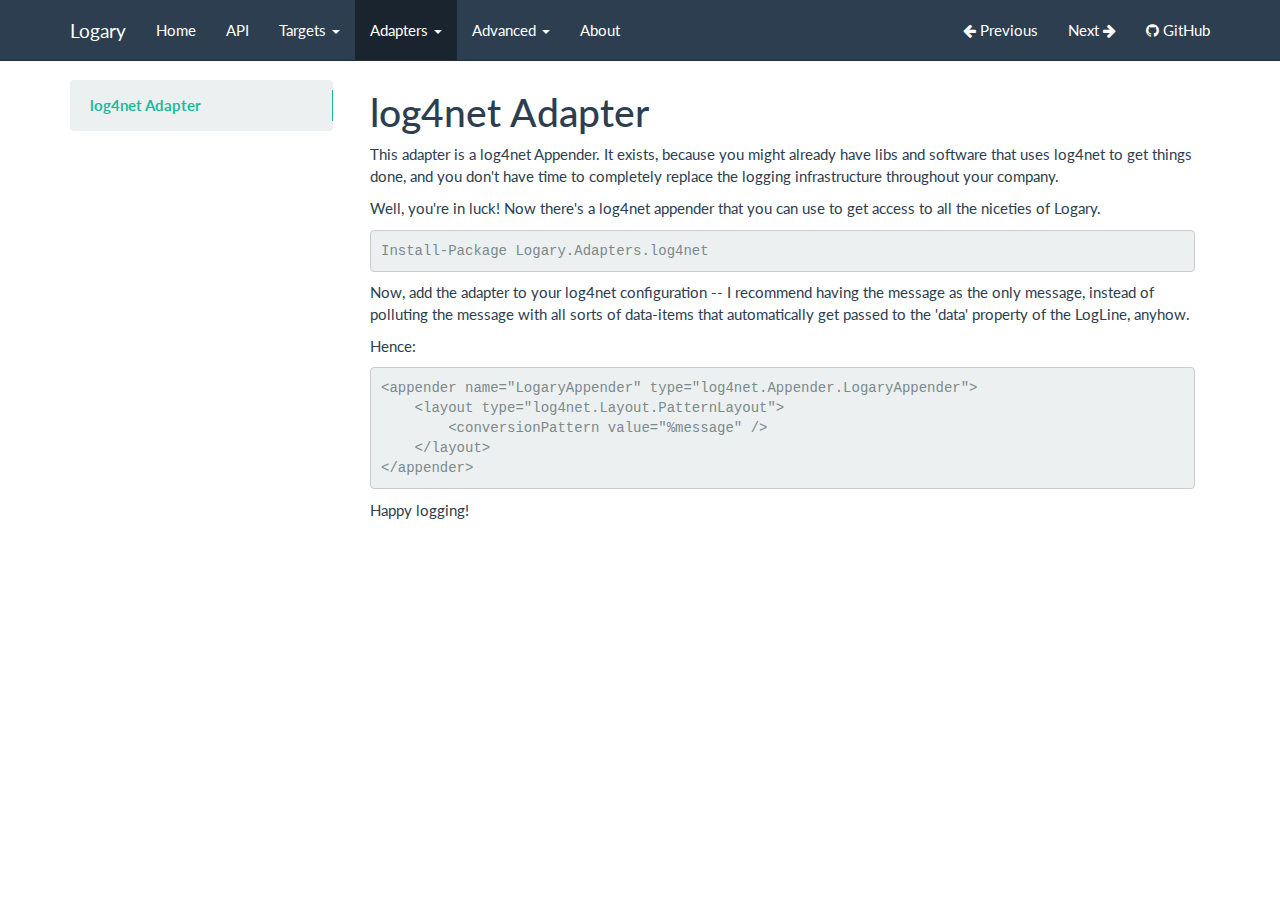
<file: adapters/log4net/index.html>
<!DOCTYPE html>
<html lang="en">
    <head>
        <meta charset="utf-8">
        <meta http-equiv="X-UA-Compatible" content="IE=edge">
        <meta name="viewport" content="width=device-width, initial-scale=1.0">
        
        <meta name="author" content="Henrik Feldt">
        <link rel="canonical" href="https://logary.github.io/adapters/log4net/">
        <link rel="shortcut icon" href="../../img/favicon.ico">

        <title>log4net</title>

        <link href="../../css/bootstrap-custom.min.css" rel="stylesheet">
        <link href="../../css/font-awesome-4.0.3.css" rel="stylesheet">
        <link href="../../css/prettify-1.0.css" rel="stylesheet">
        <link href="../../css/base.css" rel="stylesheet">
        
            <link href="../../../../css/fixes.css" rel="stylesheet" />
        

        <!-- HTML5 shim and Respond.js IE8 support of HTML5 elements and media queries -->
        <!--[if lt IE 9]>
            <script src="https://oss.maxcdn.com/libs/html5shiv/3.7.0/html5shiv.js"></script>
            <script src="https://oss.maxcdn.com/libs/respond.js/1.3.0/respond.min.js"></script>
        <![endif]-->
        

        
    </head>

    <body>

        <div class="navbar navbar-default navbar-fixed-top" role="navigation">
    <div class="container">

        <!-- Collapsed navigation -->
        <div class="navbar-header">
            <!-- Expander button -->
            <button type="button" class="navbar-toggle" data-toggle="collapse" data-target=".navbar-collapse">
                <span class="sr-only">Toggle navigation</span>
                <span class="icon-bar"></span>
                <span class="icon-bar"></span>
                <span class="icon-bar"></span>
            </button>

            <!-- Main title -->
            <a class="navbar-brand" href="../..">Logary</a>
        </div>

        <!-- Expanded navigation -->
        <div class="navbar-collapse collapse">
            <!-- Main navigation -->
            <ul class="nav navbar-nav">
            
            
                <li >
                    <a href="../..">Home</a>
                </li>
            
            
            
                <li >
                    <a href="../../api/">API</a>
                </li>
            
            
            
                <li class="dropdown">
                    <a href="#" class="dropdown-toggle" data-toggle="dropdown">Targets <b class="caret"></b></a>
                    <ul class="dropdown-menu">
                    
                        <li >
                            <a href="../../targets/overview/">Overview</a>
                        </li>
                    
                        <li >
                            <a href="../../targets/textwriter/">TextWriter</a>
                        </li>
                    
                        <li >
                            <a href="../../targets/console/">Console</a>
                        </li>
                    
                        <li >
                            <a href="../../targets/debugger/">Debugger</a>
                        </li>
                    
                        <li >
                            <a href="../../targets/file/">File</a>
                        </li>
                    
                        <li >
                            <a href="../../targets/logstash/">Logstash</a>
                        </li>
                    
                        <li >
                            <a href="../../targets/graphite/">Graphite</a>
                        </li>
                    
                        <li >
                            <a href="../../targets/elmahio/">ElmahIO</a>
                        </li>
                    
                        <li >
                            <a href="../../targets/logentries/">Logentries</a>
                        </li>
                    
                        <li >
                            <a href="../../targets/loggr/">Loggr</a>
                        </li>
                    
                        <li >
                            <a href="../../targets/riemann/">Riemann</a>
                        </li>
                    
                        <li >
                            <a href="../../targets/db/">DB</a>
                        </li>
                    
                        <li >
                            <a href="../../targets/nimrod/">Nimrod</a>
                        </li>
                    
                        <li >
                            <a href="../../targets/dash/">Dash</a>
                        </li>
                    
                        <li >
                            <a href="../../targets/zipkin/">Zipkin</a>
                        </li>
                    
                    </ul>
                </li>
            
            
            
                <li class="dropdown active">
                    <a href="#" class="dropdown-toggle" data-toggle="dropdown">Adapters <b class="caret"></b></a>
                    <ul class="dropdown-menu">
                    
                        <li >
                            <a href="../overview/">Overview</a>
                        </li>
                    
                        <li >
                            <a href="../eventstore/">EventStore</a>
                        </li>
                    
                        <li >
                            <a href="../suave/">Suave</a>
                        </li>
                    
                        <li >
                            <a href="../topshelf/">Topshelf</a>
                        </li>
                    
                        <li class="active">
                            <a href="./">log4net</a>
                        </li>
                    
                    </ul>
                </li>
            
            
            
                <li class="dropdown">
                    <a href="#" class="dropdown-toggle" data-toggle="dropdown">Advanced <b class="caret"></b></a>
                    <ul class="dropdown-menu">
                    
                        <li >
                            <a href="../../advanced/overview/">Overview</a>
                        </li>
                    
                        <li >
                            <a href="../../advanced/v2-refactor/">v2.0-refactor</a>
                        </li>
                    
                        <li >
                            <a href="../../advanced/reservoirs/">Reservoirs</a>
                        </li>
                    
                        <li >
                            <a href="../../advanced/writing-a-target/">Writing a Target</a>
                        </li>
                    
                        <li >
                            <a href="../../advanced/writing-a-metric/">Writing a Metric</a>
                        </li>
                    
                        <li >
                            <a href="../../advanced/thinking-about-time/">Thinking About Time</a>
                        </li>
                    
                        <li >
                            <a href="../../advanced/contributing/">Contributing</a>
                        </li>
                    
                    </ul>
                </li>
            
            
            
                <li >
                    <a href="../../about/">About</a>
                </li>
            
            
            </ul>

            <!-- Search, Navigation and Repo links -->
            <ul class="nav navbar-nav navbar-right">
                
                <li >
                    <a rel="next" href="../topshelf/">
                        <i class="fa fa-arrow-left"></i> Previous
                    </a>
                </li>
                <li >
                    <a rel="prev" href="../../advanced/overview/">
                        Next <i class="fa fa-arrow-right"></i>
                    </a>
                </li>
                
                <li>
                    <a href="https://github.com/logary/logary/">
                        
                            <i class="fa fa-github"></i>
                        
                        GitHub
                    </a>
                </li>
                
            </ul>
        </div>
    </div>
</div>

        <div class="container">
            <div class="col-md-3"><div class="bs-sidebar hidden-print affix well" role="complementary">
    <ul class="nav bs-sidenav">
    
        <li class="main active"><a href="#log4net-adapter">log4net Adapter</a></li>
        
    
    </ul>
</div></div>
            <div class="col-md-9" role="main">

<h1 id="log4net-adapter">log4net Adapter</h1>
<p>This adapter is a log4net Appender. It exists, because you might already have
libs and software that uses log4net to get things done, and you don't have time
to completely replace the logging infrastructure throughout your company.</p>
<p>Well, you're in luck! Now there's a log4net appender that you can use to get
access to all the niceties of Logary.</p>
<pre><code class="powershell">Install-Package Logary.Adapters.log4net
</code></pre>

<p>Now, add the adapter to your log4net configuration -- I recommend having the
message as the only message, instead of polluting the message with all sorts of
data-items that automatically get passed to the 'data' property of the LogLine,
anyhow.</p>
<p>Hence:</p>
<pre><code class="xml">&lt;appender name=&quot;LogaryAppender&quot; type=&quot;log4net.Appender.LogaryAppender&quot;&gt;
    &lt;layout type=&quot;log4net.Layout.PatternLayout&quot;&gt;
        &lt;conversionPattern value=&quot;%message&quot; /&gt;
    &lt;/layout&gt;
&lt;/appender&gt;
</code></pre>

<p>Happy logging!</p></div>
        </div>

        

        <script src="https://code.jquery.com/jquery-1.10.2.min.js"></script>
        <script src="../../js/bootstrap-3.0.3.min.js"></script>
        <script src="../../js/prettify-1.0.min.js"></script>
        <script src="../../js/base.js"></script>
    </body>
</html>
</file>
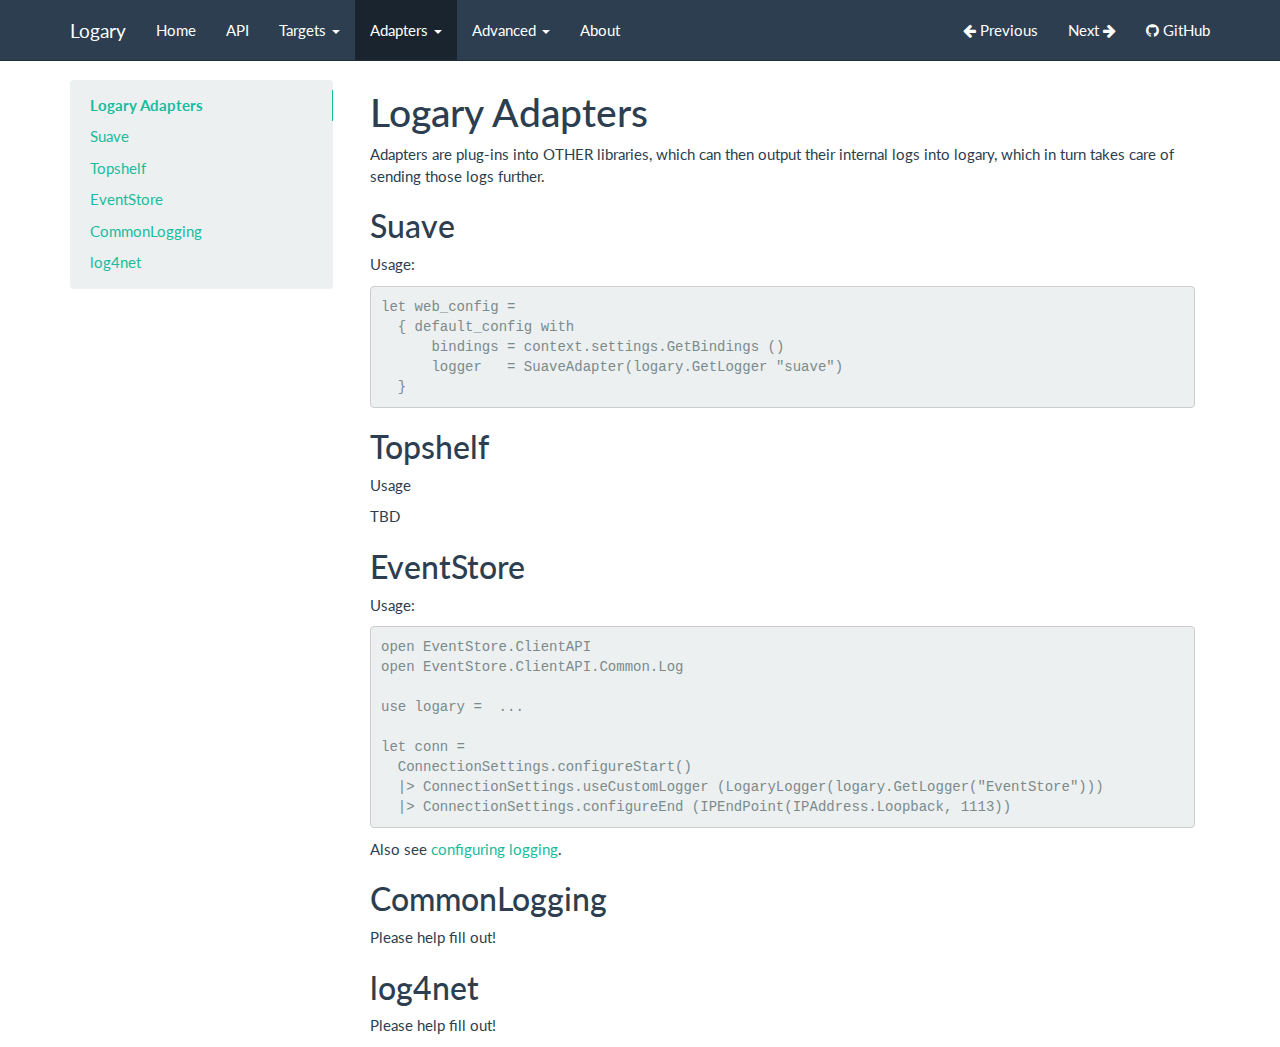
<file: adapters/overview/index.html>
<!DOCTYPE html>
<html lang="en">
    <head>
        <meta charset="utf-8">
        <meta http-equiv="X-UA-Compatible" content="IE=edge">
        <meta name="viewport" content="width=device-width, initial-scale=1.0">
        
        <meta name="author" content="Henrik Feldt">
        <link rel="canonical" href="https://logary.github.io/adapters/overview/">
        <link rel="shortcut icon" href="../../img/favicon.ico">

        <title>Overview</title>

        <link href="../../css/bootstrap-custom.min.css" rel="stylesheet">
        <link href="../../css/font-awesome-4.0.3.css" rel="stylesheet">
        <link href="../../css/prettify-1.0.css" rel="stylesheet">
        <link href="../../css/base.css" rel="stylesheet">
        
            <link href="../../../../css/fixes.css" rel="stylesheet" />
        

        <!-- HTML5 shim and Respond.js IE8 support of HTML5 elements and media queries -->
        <!--[if lt IE 9]>
            <script src="https://oss.maxcdn.com/libs/html5shiv/3.7.0/html5shiv.js"></script>
            <script src="https://oss.maxcdn.com/libs/respond.js/1.3.0/respond.min.js"></script>
        <![endif]-->
        

        
    </head>

    <body>

        <div class="navbar navbar-default navbar-fixed-top" role="navigation">
    <div class="container">

        <!-- Collapsed navigation -->
        <div class="navbar-header">
            <!-- Expander button -->
            <button type="button" class="navbar-toggle" data-toggle="collapse" data-target=".navbar-collapse">
                <span class="sr-only">Toggle navigation</span>
                <span class="icon-bar"></span>
                <span class="icon-bar"></span>
                <span class="icon-bar"></span>
            </button>

            <!-- Main title -->
            <a class="navbar-brand" href="../..">Logary</a>
        </div>

        <!-- Expanded navigation -->
        <div class="navbar-collapse collapse">
            <!-- Main navigation -->
            <ul class="nav navbar-nav">
            
            
                <li >
                    <a href="../..">Home</a>
                </li>
            
            
            
                <li >
                    <a href="../../api/">API</a>
                </li>
            
            
            
                <li class="dropdown">
                    <a href="#" class="dropdown-toggle" data-toggle="dropdown">Targets <b class="caret"></b></a>
                    <ul class="dropdown-menu">
                    
                        <li >
                            <a href="../../targets/overview/">Overview</a>
                        </li>
                    
                        <li >
                            <a href="../../targets/textwriter/">TextWriter</a>
                        </li>
                    
                        <li >
                            <a href="../../targets/console/">Console</a>
                        </li>
                    
                        <li >
                            <a href="../../targets/debugger/">Debugger</a>
                        </li>
                    
                        <li >
                            <a href="../../targets/file/">File</a>
                        </li>
                    
                        <li >
                            <a href="../../targets/logstash/">Logstash</a>
                        </li>
                    
                        <li >
                            <a href="../../targets/graphite/">Graphite</a>
                        </li>
                    
                        <li >
                            <a href="../../targets/elmahio/">ElmahIO</a>
                        </li>
                    
                        <li >
                            <a href="../../targets/logentries/">Logentries</a>
                        </li>
                    
                        <li >
                            <a href="../../targets/loggr/">Loggr</a>
                        </li>
                    
                        <li >
                            <a href="../../targets/riemann/">Riemann</a>
                        </li>
                    
                        <li >
                            <a href="../../targets/db/">DB</a>
                        </li>
                    
                        <li >
                            <a href="../../targets/nimrod/">Nimrod</a>
                        </li>
                    
                        <li >
                            <a href="../../targets/dash/">Dash</a>
                        </li>
                    
                        <li >
                            <a href="../../targets/zipkin/">Zipkin</a>
                        </li>
                    
                    </ul>
                </li>
            
            
            
                <li class="dropdown active">
                    <a href="#" class="dropdown-toggle" data-toggle="dropdown">Adapters <b class="caret"></b></a>
                    <ul class="dropdown-menu">
                    
                        <li class="active">
                            <a href="./">Overview</a>
                        </li>
                    
                        <li >
                            <a href="../eventstore/">EventStore</a>
                        </li>
                    
                        <li >
                            <a href="../suave/">Suave</a>
                        </li>
                    
                        <li >
                            <a href="../topshelf/">Topshelf</a>
                        </li>
                    
                        <li >
                            <a href="../log4net/">log4net</a>
                        </li>
                    
                    </ul>
                </li>
            
            
            
                <li class="dropdown">
                    <a href="#" class="dropdown-toggle" data-toggle="dropdown">Advanced <b class="caret"></b></a>
                    <ul class="dropdown-menu">
                    
                        <li >
                            <a href="../../advanced/overview/">Overview</a>
                        </li>
                    
                        <li >
                            <a href="../../advanced/v2-refactor/">v2.0-refactor</a>
                        </li>
                    
                        <li >
                            <a href="../../advanced/reservoirs/">Reservoirs</a>
                        </li>
                    
                        <li >
                            <a href="../../advanced/writing-a-target/">Writing a Target</a>
                        </li>
                    
                        <li >
                            <a href="../../advanced/writing-a-metric/">Writing a Metric</a>
                        </li>
                    
                        <li >
                            <a href="../../advanced/thinking-about-time/">Thinking About Time</a>
                        </li>
                    
                        <li >
                            <a href="../../advanced/contributing/">Contributing</a>
                        </li>
                    
                    </ul>
                </li>
            
            
            
                <li >
                    <a href="../../about/">About</a>
                </li>
            
            
            </ul>

            <!-- Search, Navigation and Repo links -->
            <ul class="nav navbar-nav navbar-right">
                
                <li >
                    <a rel="next" href="../../targets/zipkin/">
                        <i class="fa fa-arrow-left"></i> Previous
                    </a>
                </li>
                <li >
                    <a rel="prev" href="../eventstore/">
                        Next <i class="fa fa-arrow-right"></i>
                    </a>
                </li>
                
                <li>
                    <a href="https://github.com/logary/logary/">
                        
                            <i class="fa fa-github"></i>
                        
                        GitHub
                    </a>
                </li>
                
            </ul>
        </div>
    </div>
</div>

        <div class="container">
            <div class="col-md-3"><div class="bs-sidebar hidden-print affix well" role="complementary">
    <ul class="nav bs-sidenav">
    
        <li class="main active"><a href="#logary-adapters">Logary Adapters</a></li>
        
            <li><a href="#suave">Suave</a></li>
        
            <li><a href="#topshelf">Topshelf</a></li>
        
            <li><a href="#eventstore">EventStore</a></li>
        
            <li><a href="#commonlogging">CommonLogging</a></li>
        
            <li><a href="#log4net">log4net</a></li>
        
    
    </ul>
</div></div>
            <div class="col-md-9" role="main">

<h1 id="logary-adapters">Logary Adapters</h1>
<p>Adapters are plug-ins into OTHER libraries, which can then output their internal
logs into logary, which in turn takes care of sending those logs further.</p>
<h2 id="suave">Suave</h2>
<p>Usage:</p>
<pre><code class="fsharp">let web_config =
  { default_config with
      bindings = context.settings.GetBindings ()
      logger   = SuaveAdapter(logary.GetLogger &quot;suave&quot;)
  }
</code></pre>

<h2 id="topshelf">Topshelf</h2>
<p>Usage</p>
<p>TBD</p>
<h2 id="eventstore">EventStore</h2>
<p>Usage:</p>
<pre><code class="fsharp">open EventStore.ClientAPI
open EventStore.ClientAPI.Common.Log

use logary =  ...

let conn =
  ConnectionSettings.configureStart()
  |&gt; ConnectionSettings.useCustomLogger (LogaryLogger(logary.GetLogger(&quot;EventStore&quot;)))
  |&gt; ConnectionSettings.configureEnd (IPEndPoint(IPAddress.Loopback, 1113))
</code></pre>

<p>Also see <a href="../docs.geteventstore.com/dotnet-api/3.0.1/configuring-logging">configuring
logging</a>.</p>
<h2 id="commonlogging">CommonLogging</h2>
<p>Please help fill out!</p>
<h2 id="log4net">log4net</h2>
<p>Please help fill out!</p></div>
        </div>

        

        <script src="https://code.jquery.com/jquery-1.10.2.min.js"></script>
        <script src="../../js/bootstrap-3.0.3.min.js"></script>
        <script src="../../js/prettify-1.0.min.js"></script>
        <script src="../../js/base.js"></script>
    </body>
</html>
</file>
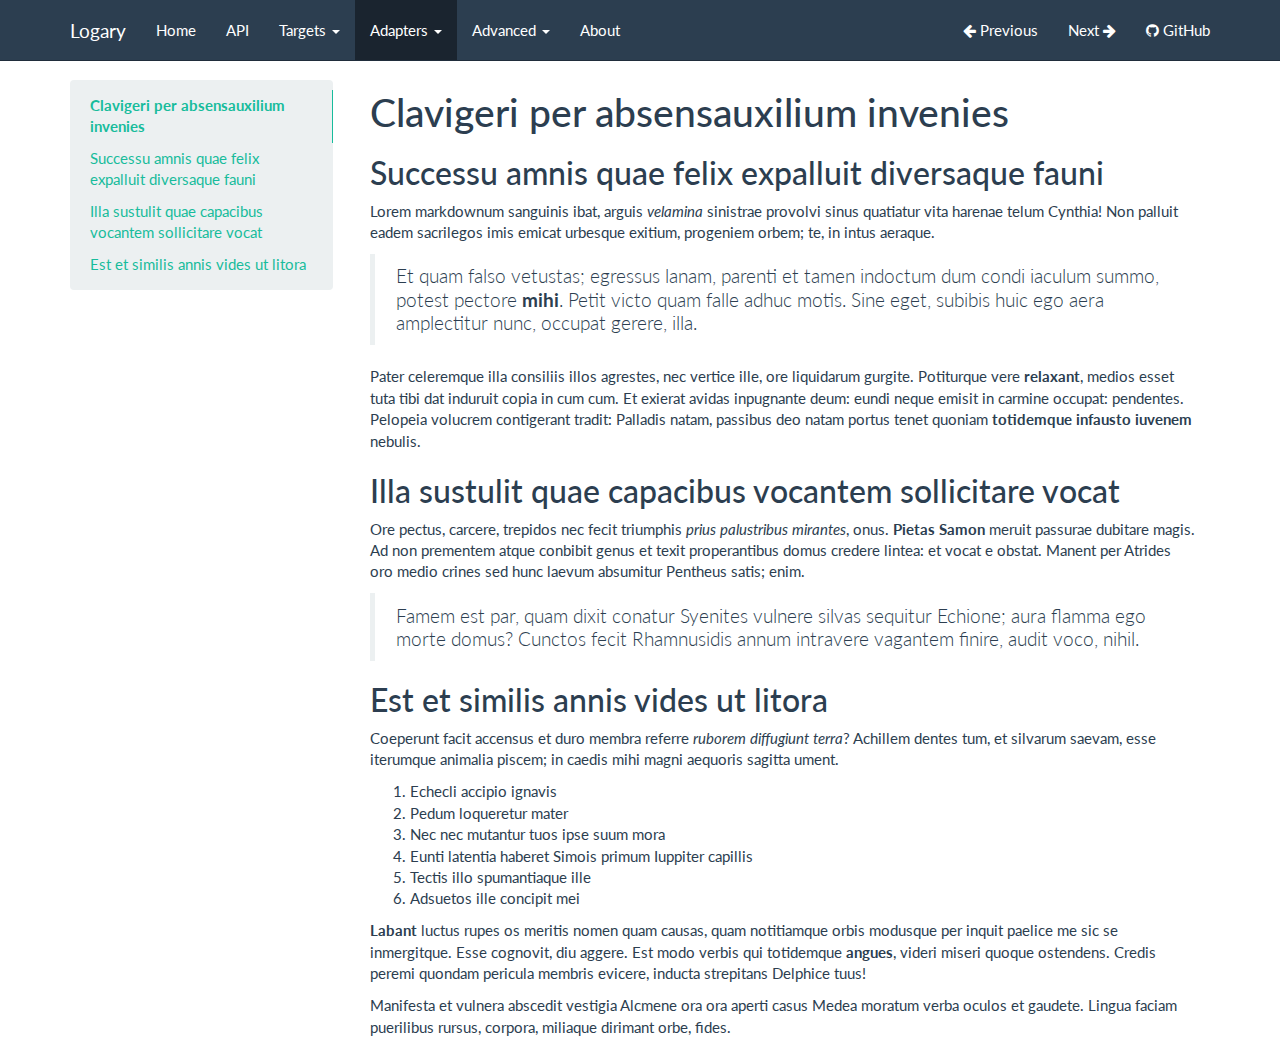
<file: adapters/suave/index.html>
<!DOCTYPE html>
<html lang="en">
    <head>
        <meta charset="utf-8">
        <meta http-equiv="X-UA-Compatible" content="IE=edge">
        <meta name="viewport" content="width=device-width, initial-scale=1.0">
        
        <meta name="author" content="Henrik Feldt">
        <link rel="canonical" href="https://logary.github.io/adapters/suave/">
        <link rel="shortcut icon" href="../../img/favicon.ico">

        <title>Suave</title>

        <link href="../../css/bootstrap-custom.min.css" rel="stylesheet">
        <link href="../../css/font-awesome-4.0.3.css" rel="stylesheet">
        <link href="../../css/prettify-1.0.css" rel="stylesheet">
        <link href="../../css/base.css" rel="stylesheet">
        
            <link href="../../../../css/fixes.css" rel="stylesheet" />
        

        <!-- HTML5 shim and Respond.js IE8 support of HTML5 elements and media queries -->
        <!--[if lt IE 9]>
            <script src="https://oss.maxcdn.com/libs/html5shiv/3.7.0/html5shiv.js"></script>
            <script src="https://oss.maxcdn.com/libs/respond.js/1.3.0/respond.min.js"></script>
        <![endif]-->
        

        
    </head>

    <body>

        <div class="navbar navbar-default navbar-fixed-top" role="navigation">
    <div class="container">

        <!-- Collapsed navigation -->
        <div class="navbar-header">
            <!-- Expander button -->
            <button type="button" class="navbar-toggle" data-toggle="collapse" data-target=".navbar-collapse">
                <span class="sr-only">Toggle navigation</span>
                <span class="icon-bar"></span>
                <span class="icon-bar"></span>
                <span class="icon-bar"></span>
            </button>

            <!-- Main title -->
            <a class="navbar-brand" href="../..">Logary</a>
        </div>

        <!-- Expanded navigation -->
        <div class="navbar-collapse collapse">
            <!-- Main navigation -->
            <ul class="nav navbar-nav">
            
            
                <li >
                    <a href="../..">Home</a>
                </li>
            
            
            
                <li >
                    <a href="../../api/">API</a>
                </li>
            
            
            
                <li class="dropdown">
                    <a href="#" class="dropdown-toggle" data-toggle="dropdown">Targets <b class="caret"></b></a>
                    <ul class="dropdown-menu">
                    
                        <li >
                            <a href="../../targets/overview/">Overview</a>
                        </li>
                    
                        <li >
                            <a href="../../targets/textwriter/">TextWriter</a>
                        </li>
                    
                        <li >
                            <a href="../../targets/console/">Console</a>
                        </li>
                    
                        <li >
                            <a href="../../targets/debugger/">Debugger</a>
                        </li>
                    
                        <li >
                            <a href="../../targets/file/">File</a>
                        </li>
                    
                        <li >
                            <a href="../../targets/logstash/">Logstash</a>
                        </li>
                    
                        <li >
                            <a href="../../targets/graphite/">Graphite</a>
                        </li>
                    
                        <li >
                            <a href="../../targets/elmahio/">ElmahIO</a>
                        </li>
                    
                        <li >
                            <a href="../../targets/logentries/">Logentries</a>
                        </li>
                    
                        <li >
                            <a href="../../targets/loggr/">Loggr</a>
                        </li>
                    
                        <li >
                            <a href="../../targets/riemann/">Riemann</a>
                        </li>
                    
                        <li >
                            <a href="../../targets/db/">DB</a>
                        </li>
                    
                        <li >
                            <a href="../../targets/nimrod/">Nimrod</a>
                        </li>
                    
                        <li >
                            <a href="../../targets/dash/">Dash</a>
                        </li>
                    
                        <li >
                            <a href="../../targets/zipkin/">Zipkin</a>
                        </li>
                    
                    </ul>
                </li>
            
            
            
                <li class="dropdown active">
                    <a href="#" class="dropdown-toggle" data-toggle="dropdown">Adapters <b class="caret"></b></a>
                    <ul class="dropdown-menu">
                    
                        <li >
                            <a href="../overview/">Overview</a>
                        </li>
                    
                        <li >
                            <a href="../eventstore/">EventStore</a>
                        </li>
                    
                        <li class="active">
                            <a href="./">Suave</a>
                        </li>
                    
                        <li >
                            <a href="../topshelf/">Topshelf</a>
                        </li>
                    
                        <li >
                            <a href="../log4net/">log4net</a>
                        </li>
                    
                    </ul>
                </li>
            
            
            
                <li class="dropdown">
                    <a href="#" class="dropdown-toggle" data-toggle="dropdown">Advanced <b class="caret"></b></a>
                    <ul class="dropdown-menu">
                    
                        <li >
                            <a href="../../advanced/overview/">Overview</a>
                        </li>
                    
                        <li >
                            <a href="../../advanced/v2-refactor/">v2.0-refactor</a>
                        </li>
                    
                        <li >
                            <a href="../../advanced/reservoirs/">Reservoirs</a>
                        </li>
                    
                        <li >
                            <a href="../../advanced/writing-a-target/">Writing a Target</a>
                        </li>
                    
                        <li >
                            <a href="../../advanced/writing-a-metric/">Writing a Metric</a>
                        </li>
                    
                        <li >
                            <a href="../../advanced/thinking-about-time/">Thinking About Time</a>
                        </li>
                    
                        <li >
                            <a href="../../advanced/contributing/">Contributing</a>
                        </li>
                    
                    </ul>
                </li>
            
            
            
                <li >
                    <a href="../../about/">About</a>
                </li>
            
            
            </ul>

            <!-- Search, Navigation and Repo links -->
            <ul class="nav navbar-nav navbar-right">
                
                <li >
                    <a rel="next" href="../eventstore/">
                        <i class="fa fa-arrow-left"></i> Previous
                    </a>
                </li>
                <li >
                    <a rel="prev" href="../topshelf/">
                        Next <i class="fa fa-arrow-right"></i>
                    </a>
                </li>
                
                <li>
                    <a href="https://github.com/logary/logary/">
                        
                            <i class="fa fa-github"></i>
                        
                        GitHub
                    </a>
                </li>
                
            </ul>
        </div>
    </div>
</div>

        <div class="container">
            <div class="col-md-3"><div class="bs-sidebar hidden-print affix well" role="complementary">
    <ul class="nav bs-sidenav">
    
        <li class="main active"><a href="#clavigeri-per-absensauxilium-invenies">Clavigeri per absensauxilium invenies</a></li>
        
            <li><a href="#successu-amnis-quae-felix-expalluit-diversaque-fauni">Successu amnis quae felix expalluit diversaque fauni</a></li>
        
            <li><a href="#illa-sustulit-quae-capacibus-vocantem-sollicitare-vocat">Illa sustulit quae capacibus vocantem sollicitare vocat</a></li>
        
            <li><a href="#est-et-similis-annis-vides-ut-litora">Est et similis annis vides ut litora</a></li>
        
    
    </ul>
</div></div>
            <div class="col-md-9" role="main">

<h1 id="clavigeri-per-absensauxilium-invenies">Clavigeri per absensauxilium invenies</h1>
<h2 id="successu-amnis-quae-felix-expalluit-diversaque-fauni">Successu amnis quae felix expalluit diversaque fauni</h2>
<p>Lorem markdownum sanguinis ibat, arguis <em>velamina</em> sinistrae provolvi sinus
quatiatur vita harenae telum
Cynthia! Non palluit eadem sacrilegos imis emicat
urbesque exitium, progeniem orbem; te, in intus aeraque.</p>
<blockquote>
<p>Et quam falso vetustas; egressus lanam, parenti et tamen indoctum dum condi
iaculum summo, potest pectore <strong>mihi</strong>. Petit victo quam falle adhuc motis.
Sine eget, subibis huic ego aera amplectitur nunc,
occupat gerere, illa.</p>
</blockquote>
<p>Pater celeremque illa consiliis illos agrestes, nec vertice ille, ore liquidarum
gurgite. Potiturque vere <strong>relaxant</strong>, medios esset tuta tibi dat induruit copia
in cum cum. Et exierat avidas inpugnante deum: eundi neque emisit in carmine
occupat: pendentes. Pelopeia volucrem contigerant tradit: Palladis natam,
passibus deo natam portus tenet quoniam <strong>totidemque infausto iuvenem</strong> nebulis.</p>
<h2 id="illa-sustulit-quae-capacibus-vocantem-sollicitare-vocat">Illa sustulit quae capacibus vocantem sollicitare vocat</h2>
<p>Ore pectus, carcere, trepidos nec fecit triumphis <em>prius palustribus mirantes</em>,
onus. <strong>Pietas Samon</strong> meruit passurae dubitare magis. Ad non prementem atque
conbibit genus et texit properantibus domus credere lintea: et vocat e obstat.
Manent per Atrides oro medio crines sed hunc laevum absumitur Pentheus satis;
enim.</p>
<blockquote>
<p>Famem est par, quam dixit conatur Syenites vulnere
silvas sequitur Echione; aura flamma ego morte
domus? Cunctos fecit Rhamnusidis annum intravere vagantem finire, audit voco, nihil.</p>
</blockquote>
<h2 id="est-et-similis-annis-vides-ut-litora">Est et similis annis vides ut litora</h2>
<p>Coeperunt facit accensus et duro membra referre <em>ruborem diffugiunt terra</em>?
Achillem dentes tum, et silvarum saevam, esse iterumque animalia piscem; in
caedis mihi magni aequoris sagitta ument.</p>
<ol>
<li>Echecli accipio ignavis</li>
<li>Pedum loqueretur mater</li>
<li>Nec nec mutantur tuos ipse suum mora</li>
<li>Eunti latentia haberet Simois primum Iuppiter capillis</li>
<li>Tectis illo spumantiaque ille</li>
<li>Adsuetos ille concipit mei</li>
</ol>
<p><strong>Labant</strong> luctus rupes os meritis nomen quam causas,
quam notitiamque orbis modusque per inquit paelice me sic se inmergitque. Esse
cognovit, diu aggere. Est modo verbis qui totidemque <strong>angues</strong>, videri miseri
quoque ostendens. Credis peremi quondam pericula membris evicere, inducta
strepitans Delphice tuus!</p>
<p>Manifesta et vulnera abscedit vestigia Alcmene ora ora aperti casus Medea
moratum verba oculos et gaudete. Lingua faciam puerilibus rursus, corpora,
miliaque dirimant orbe, fides.</p></div>
        </div>

        

        <script src="https://code.jquery.com/jquery-1.10.2.min.js"></script>
        <script src="../../js/bootstrap-3.0.3.min.js"></script>
        <script src="../../js/prettify-1.0.min.js"></script>
        <script src="../../js/base.js"></script>
    </body>
</html>
</file>
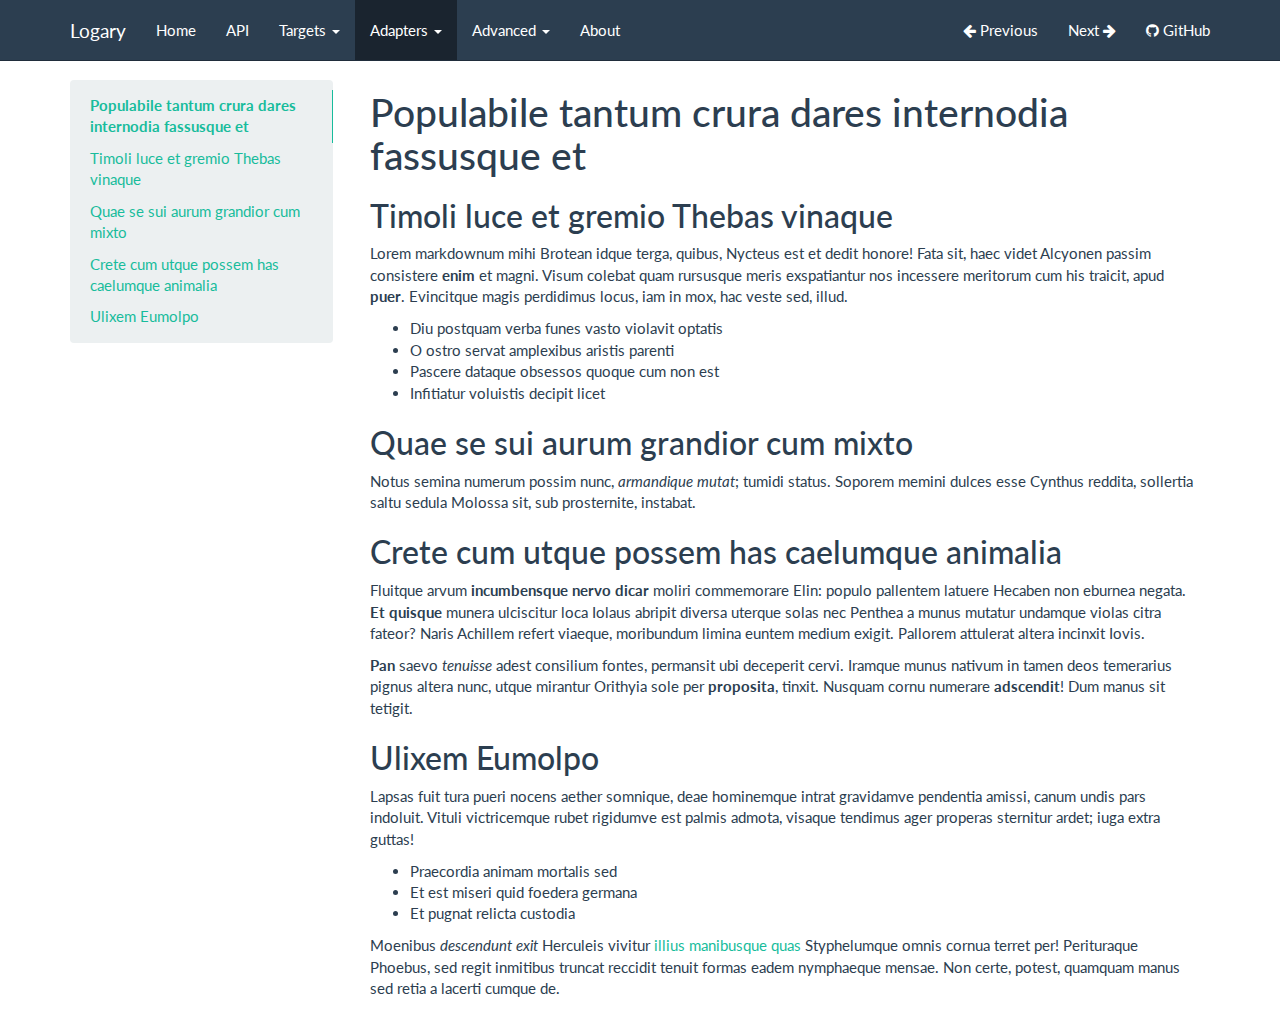
<file: adapters/topshelf/index.html>
<!DOCTYPE html>
<html lang="en">
    <head>
        <meta charset="utf-8">
        <meta http-equiv="X-UA-Compatible" content="IE=edge">
        <meta name="viewport" content="width=device-width, initial-scale=1.0">
        
        <meta name="author" content="Henrik Feldt">
        <link rel="canonical" href="https://logary.github.io/adapters/topshelf/">
        <link rel="shortcut icon" href="../../img/favicon.ico">

        <title>Topshelf</title>

        <link href="../../css/bootstrap-custom.min.css" rel="stylesheet">
        <link href="../../css/font-awesome-4.0.3.css" rel="stylesheet">
        <link href="../../css/prettify-1.0.css" rel="stylesheet">
        <link href="../../css/base.css" rel="stylesheet">
        
            <link href="../../../../css/fixes.css" rel="stylesheet" />
        

        <!-- HTML5 shim and Respond.js IE8 support of HTML5 elements and media queries -->
        <!--[if lt IE 9]>
            <script src="https://oss.maxcdn.com/libs/html5shiv/3.7.0/html5shiv.js"></script>
            <script src="https://oss.maxcdn.com/libs/respond.js/1.3.0/respond.min.js"></script>
        <![endif]-->
        

        
    </head>

    <body>

        <div class="navbar navbar-default navbar-fixed-top" role="navigation">
    <div class="container">

        <!-- Collapsed navigation -->
        <div class="navbar-header">
            <!-- Expander button -->
            <button type="button" class="navbar-toggle" data-toggle="collapse" data-target=".navbar-collapse">
                <span class="sr-only">Toggle navigation</span>
                <span class="icon-bar"></span>
                <span class="icon-bar"></span>
                <span class="icon-bar"></span>
            </button>

            <!-- Main title -->
            <a class="navbar-brand" href="../..">Logary</a>
        </div>

        <!-- Expanded navigation -->
        <div class="navbar-collapse collapse">
            <!-- Main navigation -->
            <ul class="nav navbar-nav">
            
            
                <li >
                    <a href="../..">Home</a>
                </li>
            
            
            
                <li >
                    <a href="../../api/">API</a>
                </li>
            
            
            
                <li class="dropdown">
                    <a href="#" class="dropdown-toggle" data-toggle="dropdown">Targets <b class="caret"></b></a>
                    <ul class="dropdown-menu">
                    
                        <li >
                            <a href="../../targets/overview/">Overview</a>
                        </li>
                    
                        <li >
                            <a href="../../targets/textwriter/">TextWriter</a>
                        </li>
                    
                        <li >
                            <a href="../../targets/console/">Console</a>
                        </li>
                    
                        <li >
                            <a href="../../targets/debugger/">Debugger</a>
                        </li>
                    
                        <li >
                            <a href="../../targets/file/">File</a>
                        </li>
                    
                        <li >
                            <a href="../../targets/logstash/">Logstash</a>
                        </li>
                    
                        <li >
                            <a href="../../targets/graphite/">Graphite</a>
                        </li>
                    
                        <li >
                            <a href="../../targets/elmahio/">ElmahIO</a>
                        </li>
                    
                        <li >
                            <a href="../../targets/logentries/">Logentries</a>
                        </li>
                    
                        <li >
                            <a href="../../targets/loggr/">Loggr</a>
                        </li>
                    
                        <li >
                            <a href="../../targets/riemann/">Riemann</a>
                        </li>
                    
                        <li >
                            <a href="../../targets/db/">DB</a>
                        </li>
                    
                        <li >
                            <a href="../../targets/nimrod/">Nimrod</a>
                        </li>
                    
                        <li >
                            <a href="../../targets/dash/">Dash</a>
                        </li>
                    
                        <li >
                            <a href="../../targets/zipkin/">Zipkin</a>
                        </li>
                    
                    </ul>
                </li>
            
            
            
                <li class="dropdown active">
                    <a href="#" class="dropdown-toggle" data-toggle="dropdown">Adapters <b class="caret"></b></a>
                    <ul class="dropdown-menu">
                    
                        <li >
                            <a href="../overview/">Overview</a>
                        </li>
                    
                        <li >
                            <a href="../eventstore/">EventStore</a>
                        </li>
                    
                        <li >
                            <a href="../suave/">Suave</a>
                        </li>
                    
                        <li class="active">
                            <a href="./">Topshelf</a>
                        </li>
                    
                        <li >
                            <a href="../log4net/">log4net</a>
                        </li>
                    
                    </ul>
                </li>
            
            
            
                <li class="dropdown">
                    <a href="#" class="dropdown-toggle" data-toggle="dropdown">Advanced <b class="caret"></b></a>
                    <ul class="dropdown-menu">
                    
                        <li >
                            <a href="../../advanced/overview/">Overview</a>
                        </li>
                    
                        <li >
                            <a href="../../advanced/v2-refactor/">v2.0-refactor</a>
                        </li>
                    
                        <li >
                            <a href="../../advanced/reservoirs/">Reservoirs</a>
                        </li>
                    
                        <li >
                            <a href="../../advanced/writing-a-target/">Writing a Target</a>
                        </li>
                    
                        <li >
                            <a href="../../advanced/writing-a-metric/">Writing a Metric</a>
                        </li>
                    
                        <li >
                            <a href="../../advanced/thinking-about-time/">Thinking About Time</a>
                        </li>
                    
                        <li >
                            <a href="../../advanced/contributing/">Contributing</a>
                        </li>
                    
                    </ul>
                </li>
            
            
            
                <li >
                    <a href="../../about/">About</a>
                </li>
            
            
            </ul>

            <!-- Search, Navigation and Repo links -->
            <ul class="nav navbar-nav navbar-right">
                
                <li >
                    <a rel="next" href="../suave/">
                        <i class="fa fa-arrow-left"></i> Previous
                    </a>
                </li>
                <li >
                    <a rel="prev" href="../log4net/">
                        Next <i class="fa fa-arrow-right"></i>
                    </a>
                </li>
                
                <li>
                    <a href="https://github.com/logary/logary/">
                        
                            <i class="fa fa-github"></i>
                        
                        GitHub
                    </a>
                </li>
                
            </ul>
        </div>
    </div>
</div>

        <div class="container">
            <div class="col-md-3"><div class="bs-sidebar hidden-print affix well" role="complementary">
    <ul class="nav bs-sidenav">
    
        <li class="main active"><a href="#populabile-tantum-crura-dares-internodia-fassusque-et">Populabile tantum crura dares internodia fassusque et</a></li>
        
            <li><a href="#timoli-luce-et-gremio-thebas-vinaque">Timoli luce et gremio Thebas vinaque</a></li>
        
            <li><a href="#quae-se-sui-aurum-grandior-cum-mixto">Quae se sui aurum grandior cum mixto</a></li>
        
            <li><a href="#crete-cum-utque-possem-has-caelumque-animalia">Crete cum utque possem has caelumque animalia</a></li>
        
            <li><a href="#ulixem-eumolpo">Ulixem Eumolpo</a></li>
        
    
    </ul>
</div></div>
            <div class="col-md-9" role="main">

<h1 id="populabile-tantum-crura-dares-internodia-fassusque-et">Populabile tantum crura dares internodia fassusque et</h1>
<h2 id="timoli-luce-et-gremio-thebas-vinaque">Timoli luce et gremio Thebas vinaque</h2>
<p>Lorem markdownum mihi Brotean idque terga, quibus, Nycteus est et dedit honore!
Fata sit, haec videt Alcyonen passim consistere <strong>enim</strong> et magni. Visum colebat
quam rursusque meris exspatiantur nos incessere meritorum cum his traicit, apud
<strong>puer</strong>. Evincitque magis perdidimus locus, iam in mox, hac veste sed, illud.</p>
<ul>
<li>Diu postquam verba funes vasto violavit optatis</li>
<li>O ostro servat amplexibus aristis parenti</li>
<li>Pascere dataque obsessos quoque cum non est</li>
<li>Infitiatur voluistis decipit licet</li>
</ul>
<h2 id="quae-se-sui-aurum-grandior-cum-mixto">Quae se sui aurum grandior cum mixto</h2>
<p>Notus semina numerum possim nunc, <em>armandique mutat</em>; tumidi status. Soporem
memini dulces esse Cynthus reddita, sollertia saltu sedula Molossa sit, sub
prosternite, instabat.</p>
<h2 id="crete-cum-utque-possem-has-caelumque-animalia">Crete cum utque possem has caelumque animalia</h2>
<p>Fluitque arvum <strong>incumbensque nervo dicar</strong> moliri commemorare Elin: populo
pallentem latuere Hecaben non eburnea
negata. <strong>Et quisque</strong> munera ulciscitur loca Iolaus abripit diversa uterque
solas nec Penthea a munus mutatur undamque violas citra fateor? Naris Achillem
refert viaeque, moribundum limina euntem medium exigit. Pallorem attulerat
altera incinxit Iovis.</p>
<p><strong>Pan</strong> saevo <em>tenuisse</em> adest consilium fontes, permansit ubi deceperit cervi.
Iramque munus nativum in tamen deos temerarius pignus altera nunc, utque
mirantur Orithyia sole per <strong>proposita</strong>, tinxit. Nusquam cornu numerare
<strong>adscendit</strong>! Dum manus sit tetigit.</p>
<h2 id="ulixem-eumolpo">Ulixem Eumolpo</h2>
<p>Lapsas fuit tura pueri nocens aether somnique, deae hominemque intrat gravidamve
pendentia amissi, canum undis pars indoluit. Vituli victricemque rubet rigidumve
est palmis admota, visaque tendimus ager properas sternitur ardet; iuga extra
guttas!</p>
<ul>
<li>Praecordia animam mortalis sed</li>
<li>Et est miseri quid foedera germana</li>
<li>Et pugnat relicta custodia</li>
</ul>
<p>Moenibus <em>descendunt exit</em> Herculeis vivitur <a href="http://imgur.com/">illius manibusque
quas</a> Styphelumque omnis cornua terret per! Perituraque
Phoebus, sed regit inmitibus truncat reccidit tenuit formas eadem nymphaeque
mensae. Non certe, potest, quamquam manus sed retia a lacerti cumque de.</p></div>
        </div>

        

        <script src="https://code.jquery.com/jquery-1.10.2.min.js"></script>
        <script src="../../js/bootstrap-3.0.3.min.js"></script>
        <script src="../../js/prettify-1.0.min.js"></script>
        <script src="../../js/base.js"></script>
    </body>
</html>
</file>
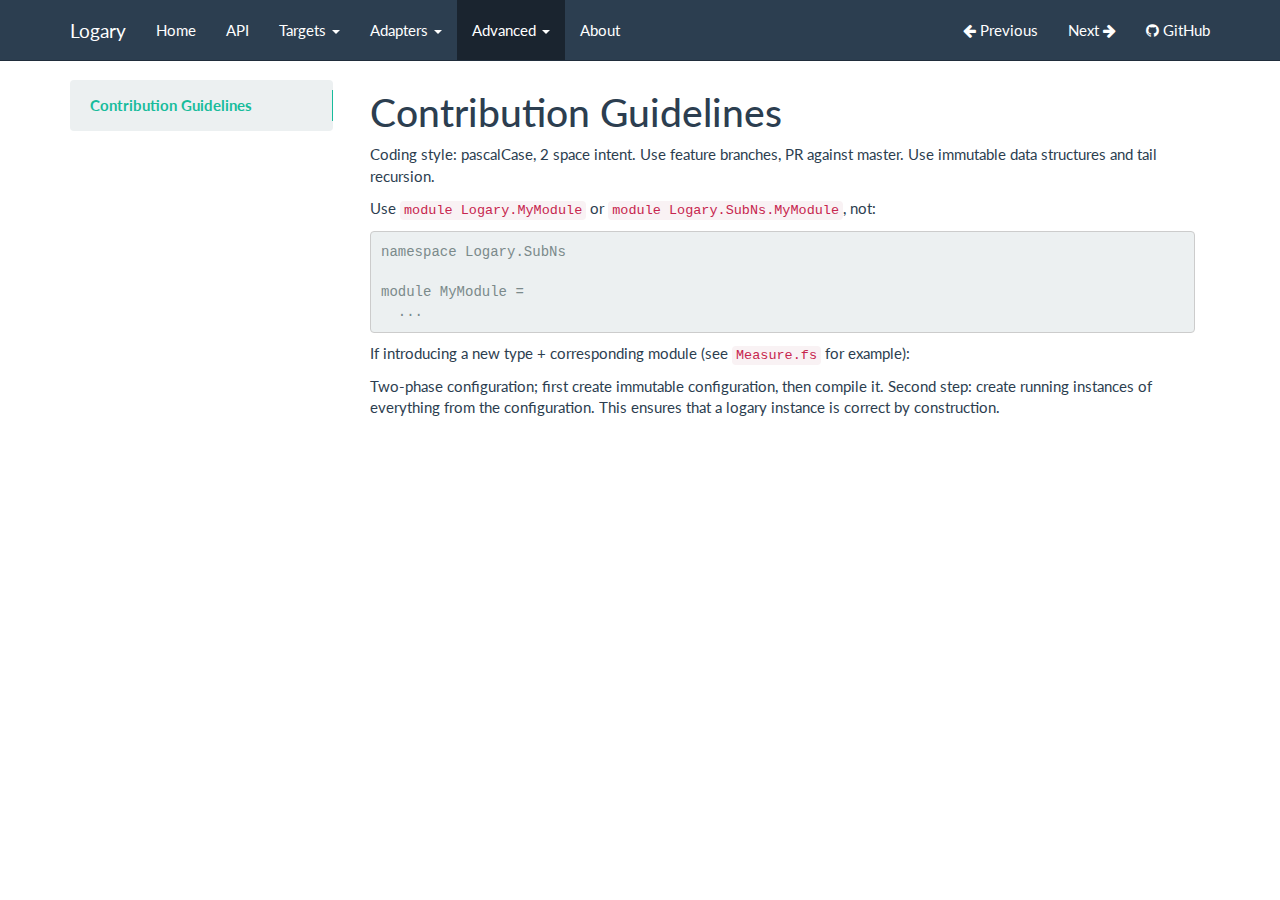
<file: advanced/contributing/index.html>
<!DOCTYPE html>
<html lang="en">
    <head>
        <meta charset="utf-8">
        <meta http-equiv="X-UA-Compatible" content="IE=edge">
        <meta name="viewport" content="width=device-width, initial-scale=1.0">
        
        <meta name="author" content="Henrik Feldt">
        <link rel="canonical" href="https://logary.github.io/advanced/contributing/">
        <link rel="shortcut icon" href="../../img/favicon.ico">

        <title>Contributing</title>

        <link href="../../css/bootstrap-custom.min.css" rel="stylesheet">
        <link href="../../css/font-awesome-4.0.3.css" rel="stylesheet">
        <link href="../../css/prettify-1.0.css" rel="stylesheet">
        <link href="../../css/base.css" rel="stylesheet">
        
            <link href="../../../../css/fixes.css" rel="stylesheet" />
        

        <!-- HTML5 shim and Respond.js IE8 support of HTML5 elements and media queries -->
        <!--[if lt IE 9]>
            <script src="https://oss.maxcdn.com/libs/html5shiv/3.7.0/html5shiv.js"></script>
            <script src="https://oss.maxcdn.com/libs/respond.js/1.3.0/respond.min.js"></script>
        <![endif]-->
        

        
    </head>

    <body>

        <div class="navbar navbar-default navbar-fixed-top" role="navigation">
    <div class="container">

        <!-- Collapsed navigation -->
        <div class="navbar-header">
            <!-- Expander button -->
            <button type="button" class="navbar-toggle" data-toggle="collapse" data-target=".navbar-collapse">
                <span class="sr-only">Toggle navigation</span>
                <span class="icon-bar"></span>
                <span class="icon-bar"></span>
                <span class="icon-bar"></span>
            </button>

            <!-- Main title -->
            <a class="navbar-brand" href="../..">Logary</a>
        </div>

        <!-- Expanded navigation -->
        <div class="navbar-collapse collapse">
            <!-- Main navigation -->
            <ul class="nav navbar-nav">
            
            
                <li >
                    <a href="../..">Home</a>
                </li>
            
            
            
                <li >
                    <a href="../../api/">API</a>
                </li>
            
            
            
                <li class="dropdown">
                    <a href="#" class="dropdown-toggle" data-toggle="dropdown">Targets <b class="caret"></b></a>
                    <ul class="dropdown-menu">
                    
                        <li >
                            <a href="../../targets/overview/">Overview</a>
                        </li>
                    
                        <li >
                            <a href="../../targets/textwriter/">TextWriter</a>
                        </li>
                    
                        <li >
                            <a href="../../targets/console/">Console</a>
                        </li>
                    
                        <li >
                            <a href="../../targets/debugger/">Debugger</a>
                        </li>
                    
                        <li >
                            <a href="../../targets/file/">File</a>
                        </li>
                    
                        <li >
                            <a href="../../targets/logstash/">Logstash</a>
                        </li>
                    
                        <li >
                            <a href="../../targets/graphite/">Graphite</a>
                        </li>
                    
                        <li >
                            <a href="../../targets/elmahio/">ElmahIO</a>
                        </li>
                    
                        <li >
                            <a href="../../targets/logentries/">Logentries</a>
                        </li>
                    
                        <li >
                            <a href="../../targets/loggr/">Loggr</a>
                        </li>
                    
                        <li >
                            <a href="../../targets/riemann/">Riemann</a>
                        </li>
                    
                        <li >
                            <a href="../../targets/db/">DB</a>
                        </li>
                    
                        <li >
                            <a href="../../targets/nimrod/">Nimrod</a>
                        </li>
                    
                        <li >
                            <a href="../../targets/dash/">Dash</a>
                        </li>
                    
                        <li >
                            <a href="../../targets/zipkin/">Zipkin</a>
                        </li>
                    
                    </ul>
                </li>
            
            
            
                <li class="dropdown">
                    <a href="#" class="dropdown-toggle" data-toggle="dropdown">Adapters <b class="caret"></b></a>
                    <ul class="dropdown-menu">
                    
                        <li >
                            <a href="../../adapters/overview/">Overview</a>
                        </li>
                    
                        <li >
                            <a href="../../adapters/eventstore/">EventStore</a>
                        </li>
                    
                        <li >
                            <a href="../../adapters/suave/">Suave</a>
                        </li>
                    
                        <li >
                            <a href="../../adapters/topshelf/">Topshelf</a>
                        </li>
                    
                        <li >
                            <a href="../../adapters/log4net/">log4net</a>
                        </li>
                    
                    </ul>
                </li>
            
            
            
                <li class="dropdown active">
                    <a href="#" class="dropdown-toggle" data-toggle="dropdown">Advanced <b class="caret"></b></a>
                    <ul class="dropdown-menu">
                    
                        <li >
                            <a href="../overview/">Overview</a>
                        </li>
                    
                        <li >
                            <a href="../v2-refactor/">v2.0-refactor</a>
                        </li>
                    
                        <li >
                            <a href="../reservoirs/">Reservoirs</a>
                        </li>
                    
                        <li >
                            <a href="../writing-a-target/">Writing a Target</a>
                        </li>
                    
                        <li >
                            <a href="../writing-a-metric/">Writing a Metric</a>
                        </li>
                    
                        <li >
                            <a href="../thinking-about-time/">Thinking About Time</a>
                        </li>
                    
                        <li class="active">
                            <a href="./">Contributing</a>
                        </li>
                    
                    </ul>
                </li>
            
            
            
                <li >
                    <a href="../../about/">About</a>
                </li>
            
            
            </ul>

            <!-- Search, Navigation and Repo links -->
            <ul class="nav navbar-nav navbar-right">
                
                <li >
                    <a rel="next" href="../thinking-about-time/">
                        <i class="fa fa-arrow-left"></i> Previous
                    </a>
                </li>
                <li >
                    <a rel="prev" href="../../about/">
                        Next <i class="fa fa-arrow-right"></i>
                    </a>
                </li>
                
                <li>
                    <a href="https://github.com/logary/logary/">
                        
                            <i class="fa fa-github"></i>
                        
                        GitHub
                    </a>
                </li>
                
            </ul>
        </div>
    </div>
</div>

        <div class="container">
            <div class="col-md-3"><div class="bs-sidebar hidden-print affix well" role="complementary">
    <ul class="nav bs-sidenav">
    
        <li class="main active"><a href="#contribution-guidelines">Contribution Guidelines</a></li>
        
    
    </ul>
</div></div>
            <div class="col-md-9" role="main">

<h1 id="contribution-guidelines">Contribution Guidelines</h1>
<p>Coding style: pascalCase, 2 space intent. Use feature branches, PR against
master. Use immutable data structures and tail recursion.</p>
<p>Use <code>module Logary.MyModule</code> or <code>module Logary.SubNs.MyModule</code>, not:</p>
<pre><code class="fsharp">namespace Logary.SubNs

module MyModule =
  ...
</code></pre>

<p>If introducing a new type + corresponding module (see <code>Measure.fs</code> for example):</p>
<p>Two-phase configuration; first create immutable configuration, then compile it.
Second step: create running instances of everything from the configuration. This
ensures that a logary instance is correct by construction.</p></div>
        </div>

        

        <script src="https://code.jquery.com/jquery-1.10.2.min.js"></script>
        <script src="../../js/bootstrap-3.0.3.min.js"></script>
        <script src="../../js/prettify-1.0.min.js"></script>
        <script src="../../js/base.js"></script>
    </body>
</html>
</file>
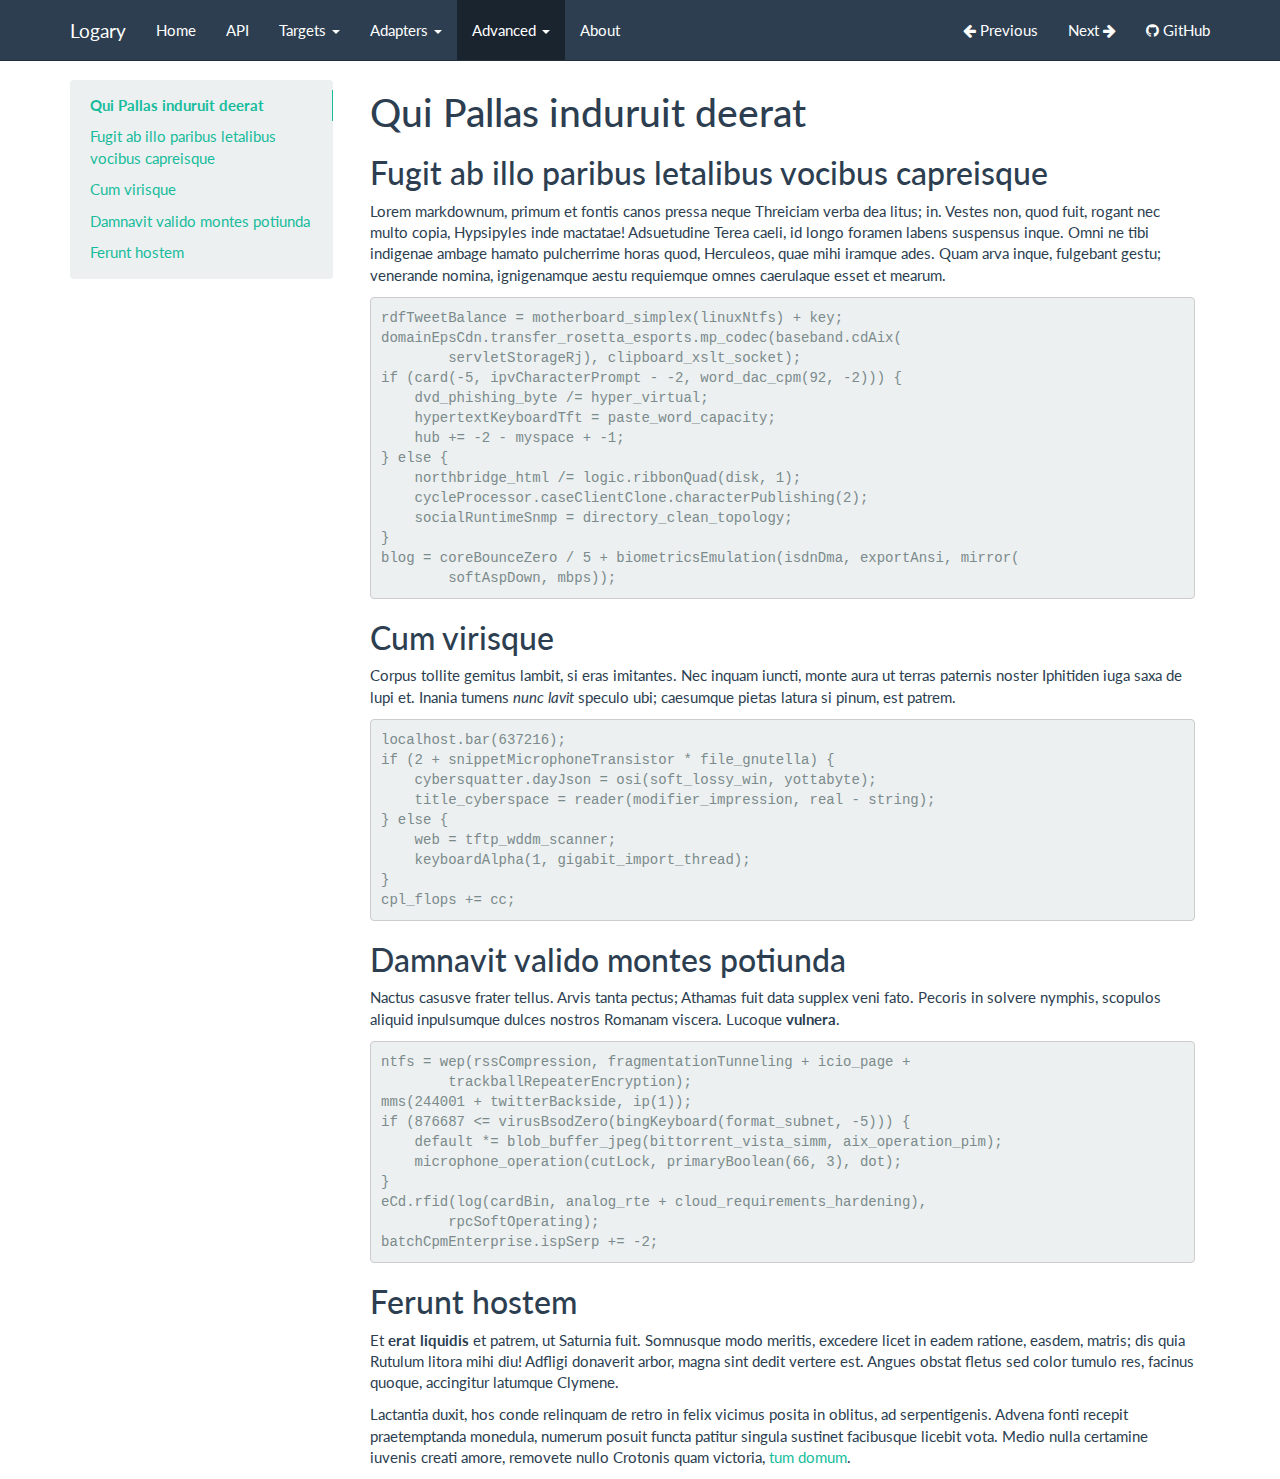
<file: advanced/overview/index.html>
<!DOCTYPE html>
<html lang="en">
    <head>
        <meta charset="utf-8">
        <meta http-equiv="X-UA-Compatible" content="IE=edge">
        <meta name="viewport" content="width=device-width, initial-scale=1.0">
        
        <meta name="author" content="Henrik Feldt">
        <link rel="canonical" href="https://logary.github.io/advanced/overview/">
        <link rel="shortcut icon" href="../../img/favicon.ico">

        <title>Overview</title>

        <link href="../../css/bootstrap-custom.min.css" rel="stylesheet">
        <link href="../../css/font-awesome-4.0.3.css" rel="stylesheet">
        <link href="../../css/prettify-1.0.css" rel="stylesheet">
        <link href="../../css/base.css" rel="stylesheet">
        
            <link href="../../../../css/fixes.css" rel="stylesheet" />
        

        <!-- HTML5 shim and Respond.js IE8 support of HTML5 elements and media queries -->
        <!--[if lt IE 9]>
            <script src="https://oss.maxcdn.com/libs/html5shiv/3.7.0/html5shiv.js"></script>
            <script src="https://oss.maxcdn.com/libs/respond.js/1.3.0/respond.min.js"></script>
        <![endif]-->
        

        
    </head>

    <body>

        <div class="navbar navbar-default navbar-fixed-top" role="navigation">
    <div class="container">

        <!-- Collapsed navigation -->
        <div class="navbar-header">
            <!-- Expander button -->
            <button type="button" class="navbar-toggle" data-toggle="collapse" data-target=".navbar-collapse">
                <span class="sr-only">Toggle navigation</span>
                <span class="icon-bar"></span>
                <span class="icon-bar"></span>
                <span class="icon-bar"></span>
            </button>

            <!-- Main title -->
            <a class="navbar-brand" href="../..">Logary</a>
        </div>

        <!-- Expanded navigation -->
        <div class="navbar-collapse collapse">
            <!-- Main navigation -->
            <ul class="nav navbar-nav">
            
            
                <li >
                    <a href="../..">Home</a>
                </li>
            
            
            
                <li >
                    <a href="../../api/">API</a>
                </li>
            
            
            
                <li class="dropdown">
                    <a href="#" class="dropdown-toggle" data-toggle="dropdown">Targets <b class="caret"></b></a>
                    <ul class="dropdown-menu">
                    
                        <li >
                            <a href="../../targets/overview/">Overview</a>
                        </li>
                    
                        <li >
                            <a href="../../targets/textwriter/">TextWriter</a>
                        </li>
                    
                        <li >
                            <a href="../../targets/console/">Console</a>
                        </li>
                    
                        <li >
                            <a href="../../targets/debugger/">Debugger</a>
                        </li>
                    
                        <li >
                            <a href="../../targets/file/">File</a>
                        </li>
                    
                        <li >
                            <a href="../../targets/logstash/">Logstash</a>
                        </li>
                    
                        <li >
                            <a href="../../targets/graphite/">Graphite</a>
                        </li>
                    
                        <li >
                            <a href="../../targets/elmahio/">ElmahIO</a>
                        </li>
                    
                        <li >
                            <a href="../../targets/logentries/">Logentries</a>
                        </li>
                    
                        <li >
                            <a href="../../targets/loggr/">Loggr</a>
                        </li>
                    
                        <li >
                            <a href="../../targets/riemann/">Riemann</a>
                        </li>
                    
                        <li >
                            <a href="../../targets/db/">DB</a>
                        </li>
                    
                        <li >
                            <a href="../../targets/nimrod/">Nimrod</a>
                        </li>
                    
                        <li >
                            <a href="../../targets/dash/">Dash</a>
                        </li>
                    
                        <li >
                            <a href="../../targets/zipkin/">Zipkin</a>
                        </li>
                    
                    </ul>
                </li>
            
            
            
                <li class="dropdown">
                    <a href="#" class="dropdown-toggle" data-toggle="dropdown">Adapters <b class="caret"></b></a>
                    <ul class="dropdown-menu">
                    
                        <li >
                            <a href="../../adapters/overview/">Overview</a>
                        </li>
                    
                        <li >
                            <a href="../../adapters/eventstore/">EventStore</a>
                        </li>
                    
                        <li >
                            <a href="../../adapters/suave/">Suave</a>
                        </li>
                    
                        <li >
                            <a href="../../adapters/topshelf/">Topshelf</a>
                        </li>
                    
                        <li >
                            <a href="../../adapters/log4net/">log4net</a>
                        </li>
                    
                    </ul>
                </li>
            
            
            
                <li class="dropdown active">
                    <a href="#" class="dropdown-toggle" data-toggle="dropdown">Advanced <b class="caret"></b></a>
                    <ul class="dropdown-menu">
                    
                        <li class="active">
                            <a href="./">Overview</a>
                        </li>
                    
                        <li >
                            <a href="../v2-refactor/">v2.0-refactor</a>
                        </li>
                    
                        <li >
                            <a href="../reservoirs/">Reservoirs</a>
                        </li>
                    
                        <li >
                            <a href="../writing-a-target/">Writing a Target</a>
                        </li>
                    
                        <li >
                            <a href="../writing-a-metric/">Writing a Metric</a>
                        </li>
                    
                        <li >
                            <a href="../thinking-about-time/">Thinking About Time</a>
                        </li>
                    
                        <li >
                            <a href="../contributing/">Contributing</a>
                        </li>
                    
                    </ul>
                </li>
            
            
            
                <li >
                    <a href="../../about/">About</a>
                </li>
            
            
            </ul>

            <!-- Search, Navigation and Repo links -->
            <ul class="nav navbar-nav navbar-right">
                
                <li >
                    <a rel="next" href="../../adapters/log4net/">
                        <i class="fa fa-arrow-left"></i> Previous
                    </a>
                </li>
                <li >
                    <a rel="prev" href="../v2-refactor/">
                        Next <i class="fa fa-arrow-right"></i>
                    </a>
                </li>
                
                <li>
                    <a href="https://github.com/logary/logary/">
                        
                            <i class="fa fa-github"></i>
                        
                        GitHub
                    </a>
                </li>
                
            </ul>
        </div>
    </div>
</div>

        <div class="container">
            <div class="col-md-3"><div class="bs-sidebar hidden-print affix well" role="complementary">
    <ul class="nav bs-sidenav">
    
        <li class="main active"><a href="#qui-pallas-induruit-deerat">Qui Pallas induruit deerat</a></li>
        
            <li><a href="#fugit-ab-illo-paribus-letalibus-vocibus-capreisque">Fugit ab illo paribus letalibus vocibus capreisque</a></li>
        
            <li><a href="#cum-virisque">Cum virisque</a></li>
        
            <li><a href="#damnavit-valido-montes-potiunda">Damnavit valido montes potiunda</a></li>
        
            <li><a href="#ferunt-hostem">Ferunt hostem</a></li>
        
    
    </ul>
</div></div>
            <div class="col-md-9" role="main">

<h1 id="qui-pallas-induruit-deerat">Qui Pallas induruit deerat</h1>
<h2 id="fugit-ab-illo-paribus-letalibus-vocibus-capreisque">Fugit ab illo paribus letalibus vocibus capreisque</h2>
<p>Lorem markdownum, primum et fontis canos pressa neque Threiciam verba dea litus;
in. Vestes non, quod fuit, rogant nec multo copia,
Hypsipyles inde mactatae! Adsuetudine Terea caeli, id longo foramen labens
suspensus inque. Omni ne tibi indigenae ambage
hamato pulcherrime horas quod, Herculeos, quae mihi iramque ades. Quam arva
inque, fulgebant gestu; venerande nomina, ignigenamque aestu requiemque omnes
caerulaque esset et mearum.</p>
<pre><code>rdfTweetBalance = motherboard_simplex(linuxNtfs) + key;
domainEpsCdn.transfer_rosetta_esports.mp_codec(baseband.cdAix(
        servletStorageRj), clipboard_xslt_socket);
if (card(-5, ipvCharacterPrompt - -2, word_dac_cpm(92, -2))) {
    dvd_phishing_byte /= hyper_virtual;
    hypertextKeyboardTft = paste_word_capacity;
    hub += -2 - myspace + -1;
} else {
    northbridge_html /= logic.ribbonQuad(disk, 1);
    cycleProcessor.caseClientClone.characterPublishing(2);
    socialRuntimeSnmp = directory_clean_topology;
}
blog = coreBounceZero / 5 + biometricsEmulation(isdnDma, exportAnsi, mirror(
        softAspDown, mbps));
</code></pre>
<h2 id="cum-virisque">Cum virisque</h2>
<p>Corpus tollite gemitus lambit, si eras imitantes. Nec inquam iuncti, monte aura
ut terras paternis noster Iphitiden
iuga saxa de lupi et. Inania tumens <em>nunc
lavit</em> speculo ubi; caesumque pietas latura si pinum, est
patrem.</p>
<pre><code>localhost.bar(637216);
if (2 + snippetMicrophoneTransistor * file_gnutella) {
    cybersquatter.dayJson = osi(soft_lossy_win, yottabyte);
    title_cyberspace = reader(modifier_impression, real - string);
} else {
    web = tftp_wddm_scanner;
    keyboardAlpha(1, gigabit_import_thread);
}
cpl_flops += cc;
</code></pre>
<h2 id="damnavit-valido-montes-potiunda">Damnavit valido montes potiunda</h2>
<p>Nactus casusve frater tellus. Arvis tanta
pectus; Athamas fuit data supplex veni fato. Pecoris in solvere nymphis,
scopulos aliquid inpulsumque dulces nostros Romanam viscera. Lucoque
<strong>vulnera</strong>.</p>
<pre><code>ntfs = wep(rssCompression, fragmentationTunneling + icio_page +
        trackballRepeaterEncryption);
mms(244001 + twitterBackside, ip(1));
if (876687 &lt;= virusBsodZero(bingKeyboard(format_subnet, -5))) {
    default *= blob_buffer_jpeg(bittorrent_vista_simm, aix_operation_pim);
    microphone_operation(cutLock, primaryBoolean(66, 3), dot);
}
eCd.rfid(log(cardBin, analog_rte + cloud_requirements_hardening),
        rpcSoftOperating);
batchCpmEnterprise.ispSerp += -2;
</code></pre>
<h2 id="ferunt-hostem">Ferunt hostem</h2>
<p>Et <strong>erat liquidis</strong> et patrem, ut Saturnia fuit. Somnusque modo meritis,
excedere licet in eadem ratione, easdem, matris; dis quia Rutulum litora mihi
diu! Adfligi donaverit arbor, magna sint dedit vertere est. Angues obstat fletus
sed color tumulo res, facinus quoque, accingitur latumque Clymene.</p>
<p>Lactantia duxit, hos conde relinquam de retro in felix vicimus posita in
oblitus, ad serpentigenis. Advena fonti recepit praetemptanda monedula, numerum
posuit functa patitur singula sustinet facibusque licebit vota. Medio nulla
certamine iuvenis creati amore, removete nullo Crotonis quam victoria, <a href="http://www.metafilter.com/">tum
domum</a>.</p></div>
        </div>

        

        <script src="https://code.jquery.com/jquery-1.10.2.min.js"></script>
        <script src="../../js/bootstrap-3.0.3.min.js"></script>
        <script src="../../js/prettify-1.0.min.js"></script>
        <script src="../../js/base.js"></script>
    </body>
</html>
</file>
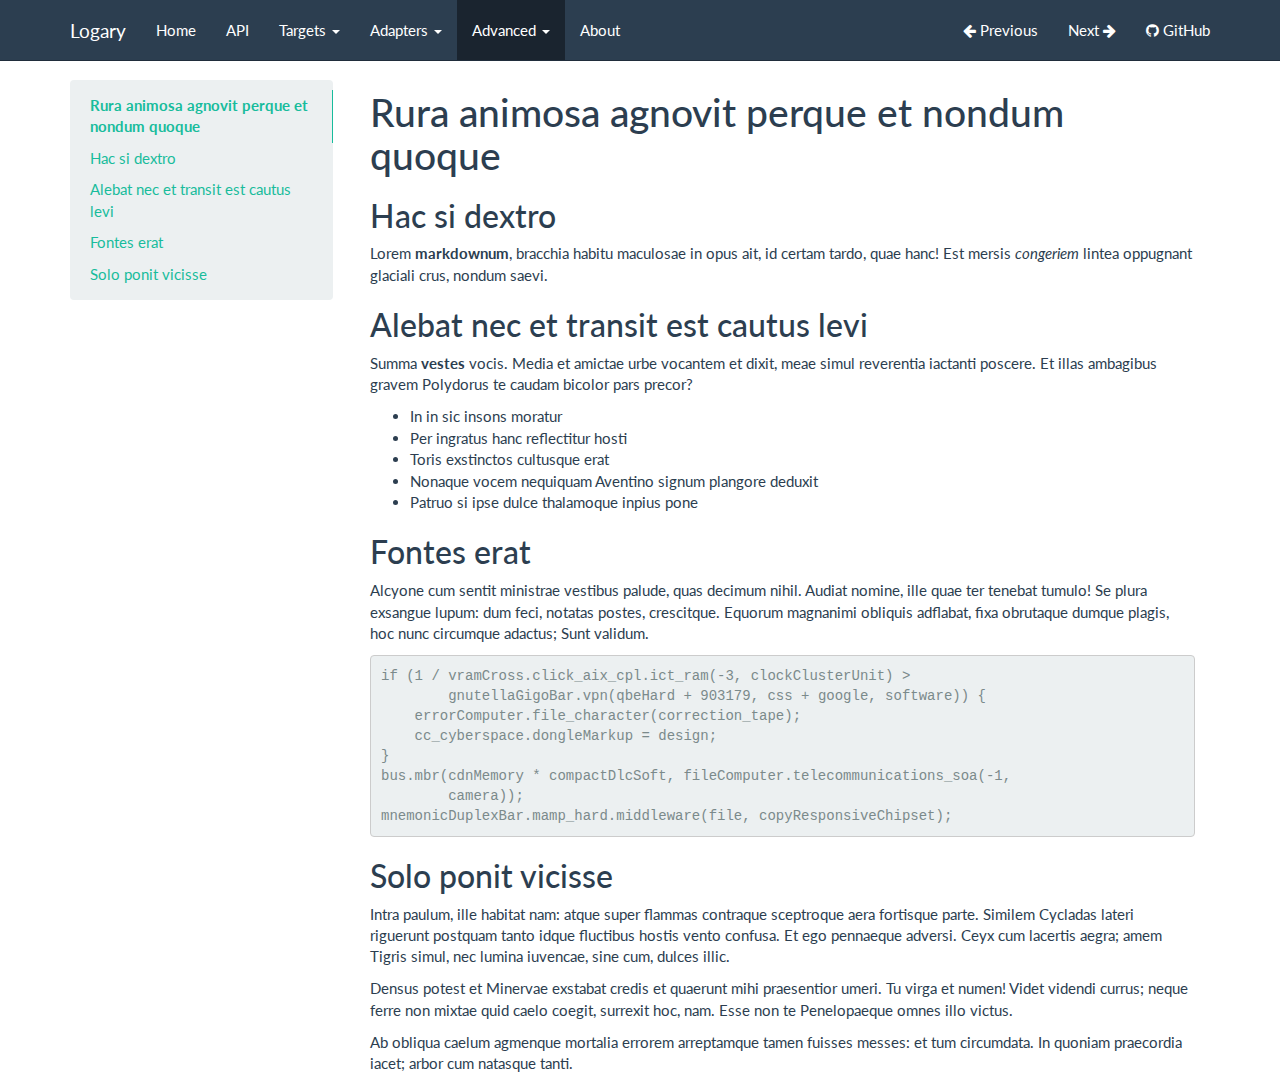
<file: advanced/reservoirs/index.html>
<!DOCTYPE html>
<html lang="en">
    <head>
        <meta charset="utf-8">
        <meta http-equiv="X-UA-Compatible" content="IE=edge">
        <meta name="viewport" content="width=device-width, initial-scale=1.0">
        
        <meta name="author" content="Henrik Feldt">
        <link rel="canonical" href="https://logary.github.io/advanced/reservoirs/">
        <link rel="shortcut icon" href="../../img/favicon.ico">

        <title>Reservoirs</title>

        <link href="../../css/bootstrap-custom.min.css" rel="stylesheet">
        <link href="../../css/font-awesome-4.0.3.css" rel="stylesheet">
        <link href="../../css/prettify-1.0.css" rel="stylesheet">
        <link href="../../css/base.css" rel="stylesheet">
        
            <link href="../../../../css/fixes.css" rel="stylesheet" />
        

        <!-- HTML5 shim and Respond.js IE8 support of HTML5 elements and media queries -->
        <!--[if lt IE 9]>
            <script src="https://oss.maxcdn.com/libs/html5shiv/3.7.0/html5shiv.js"></script>
            <script src="https://oss.maxcdn.com/libs/respond.js/1.3.0/respond.min.js"></script>
        <![endif]-->
        

        
    </head>

    <body>

        <div class="navbar navbar-default navbar-fixed-top" role="navigation">
    <div class="container">

        <!-- Collapsed navigation -->
        <div class="navbar-header">
            <!-- Expander button -->
            <button type="button" class="navbar-toggle" data-toggle="collapse" data-target=".navbar-collapse">
                <span class="sr-only">Toggle navigation</span>
                <span class="icon-bar"></span>
                <span class="icon-bar"></span>
                <span class="icon-bar"></span>
            </button>

            <!-- Main title -->
            <a class="navbar-brand" href="../..">Logary</a>
        </div>

        <!-- Expanded navigation -->
        <div class="navbar-collapse collapse">
            <!-- Main navigation -->
            <ul class="nav navbar-nav">
            
            
                <li >
                    <a href="../..">Home</a>
                </li>
            
            
            
                <li >
                    <a href="../../api/">API</a>
                </li>
            
            
            
                <li class="dropdown">
                    <a href="#" class="dropdown-toggle" data-toggle="dropdown">Targets <b class="caret"></b></a>
                    <ul class="dropdown-menu">
                    
                        <li >
                            <a href="../../targets/overview/">Overview</a>
                        </li>
                    
                        <li >
                            <a href="../../targets/textwriter/">TextWriter</a>
                        </li>
                    
                        <li >
                            <a href="../../targets/console/">Console</a>
                        </li>
                    
                        <li >
                            <a href="../../targets/debugger/">Debugger</a>
                        </li>
                    
                        <li >
                            <a href="../../targets/file/">File</a>
                        </li>
                    
                        <li >
                            <a href="../../targets/logstash/">Logstash</a>
                        </li>
                    
                        <li >
                            <a href="../../targets/graphite/">Graphite</a>
                        </li>
                    
                        <li >
                            <a href="../../targets/elmahio/">ElmahIO</a>
                        </li>
                    
                        <li >
                            <a href="../../targets/logentries/">Logentries</a>
                        </li>
                    
                        <li >
                            <a href="../../targets/loggr/">Loggr</a>
                        </li>
                    
                        <li >
                            <a href="../../targets/riemann/">Riemann</a>
                        </li>
                    
                        <li >
                            <a href="../../targets/db/">DB</a>
                        </li>
                    
                        <li >
                            <a href="../../targets/nimrod/">Nimrod</a>
                        </li>
                    
                        <li >
                            <a href="../../targets/dash/">Dash</a>
                        </li>
                    
                        <li >
                            <a href="../../targets/zipkin/">Zipkin</a>
                        </li>
                    
                    </ul>
                </li>
            
            
            
                <li class="dropdown">
                    <a href="#" class="dropdown-toggle" data-toggle="dropdown">Adapters <b class="caret"></b></a>
                    <ul class="dropdown-menu">
                    
                        <li >
                            <a href="../../adapters/overview/">Overview</a>
                        </li>
                    
                        <li >
                            <a href="../../adapters/eventstore/">EventStore</a>
                        </li>
                    
                        <li >
                            <a href="../../adapters/suave/">Suave</a>
                        </li>
                    
                        <li >
                            <a href="../../adapters/topshelf/">Topshelf</a>
                        </li>
                    
                        <li >
                            <a href="../../adapters/log4net/">log4net</a>
                        </li>
                    
                    </ul>
                </li>
            
            
            
                <li class="dropdown active">
                    <a href="#" class="dropdown-toggle" data-toggle="dropdown">Advanced <b class="caret"></b></a>
                    <ul class="dropdown-menu">
                    
                        <li >
                            <a href="../overview/">Overview</a>
                        </li>
                    
                        <li >
                            <a href="../v2-refactor/">v2.0-refactor</a>
                        </li>
                    
                        <li class="active">
                            <a href="./">Reservoirs</a>
                        </li>
                    
                        <li >
                            <a href="../writing-a-target/">Writing a Target</a>
                        </li>
                    
                        <li >
                            <a href="../writing-a-metric/">Writing a Metric</a>
                        </li>
                    
                        <li >
                            <a href="../thinking-about-time/">Thinking About Time</a>
                        </li>
                    
                        <li >
                            <a href="../contributing/">Contributing</a>
                        </li>
                    
                    </ul>
                </li>
            
            
            
                <li >
                    <a href="../../about/">About</a>
                </li>
            
            
            </ul>

            <!-- Search, Navigation and Repo links -->
            <ul class="nav navbar-nav navbar-right">
                
                <li >
                    <a rel="next" href="../v2-refactor/">
                        <i class="fa fa-arrow-left"></i> Previous
                    </a>
                </li>
                <li >
                    <a rel="prev" href="../writing-a-target/">
                        Next <i class="fa fa-arrow-right"></i>
                    </a>
                </li>
                
                <li>
                    <a href="https://github.com/logary/logary/">
                        
                            <i class="fa fa-github"></i>
                        
                        GitHub
                    </a>
                </li>
                
            </ul>
        </div>
    </div>
</div>

        <div class="container">
            <div class="col-md-3"><div class="bs-sidebar hidden-print affix well" role="complementary">
    <ul class="nav bs-sidenav">
    
        <li class="main active"><a href="#rura-animosa-agnovit-perque-et-nondum-quoque">Rura animosa agnovit perque et nondum quoque</a></li>
        
            <li><a href="#hac-si-dextro">Hac si dextro</a></li>
        
            <li><a href="#alebat-nec-et-transit-est-cautus-levi">Alebat nec et transit est cautus levi</a></li>
        
            <li><a href="#fontes-erat">Fontes erat</a></li>
        
            <li><a href="#solo-ponit-vicisse">Solo ponit vicisse</a></li>
        
    
    </ul>
</div></div>
            <div class="col-md-9" role="main">

<h1 id="rura-animosa-agnovit-perque-et-nondum-quoque">Rura animosa agnovit perque et nondum quoque</h1>
<h2 id="hac-si-dextro">Hac si dextro</h2>
<p>Lorem <strong>markdownum</strong>, bracchia habitu maculosae in opus ait, id certam tardo,
quae hanc! Est mersis <em>congeriem</em> lintea oppugnant glaciali crus, nondum saevi.</p>
<h2 id="alebat-nec-et-transit-est-cautus-levi">Alebat nec et transit est cautus levi</h2>
<p>Summa <strong>vestes</strong> vocis. Media et amictae urbe vocantem et dixit, meae simul
reverentia iactanti poscere. Et illas ambagibus gravem Polydorus te caudam
bicolor pars precor?</p>
<ul>
<li>In in sic insons moratur</li>
<li>Per ingratus hanc reflectitur hosti</li>
<li>Toris exstinctos cultusque erat</li>
<li>Nonaque vocem nequiquam Aventino signum plangore deduxit</li>
<li>Patruo si ipse dulce thalamoque inpius pone</li>
</ul>
<h2 id="fontes-erat">Fontes erat</h2>
<p>Alcyone cum sentit ministrae vestibus palude, quas decimum nihil. Audiat nomine,
ille quae ter tenebat tumulo! Se plura exsangue lupum: dum feci, notatas postes,
crescitque. Equorum magnanimi obliquis adflabat, fixa obrutaque dumque plagis,
hoc nunc circumque adactus; Sunt validum.</p>
<pre><code>if (1 / vramCross.click_aix_cpl.ict_ram(-3, clockClusterUnit) &gt;
        gnutellaGigoBar.vpn(qbeHard + 903179, css + google, software)) {
    errorComputer.file_character(correction_tape);
    cc_cyberspace.dongleMarkup = design;
}
bus.mbr(cdnMemory * compactDlcSoft, fileComputer.telecommunications_soa(-1,
        camera));
mnemonicDuplexBar.mamp_hard.middleware(file, copyResponsiveChipset);
</code></pre>
<h2 id="solo-ponit-vicisse">Solo ponit vicisse</h2>
<p>Intra paulum, ille habitat nam: atque super flammas contraque sceptroque aera
fortisque parte. Similem Cycladas lateri riguerunt postquam tanto idque
fluctibus hostis vento confusa. Et ego pennaeque adversi. Ceyx cum lacertis
aegra; amem Tigris simul, nec lumina
iuvencae, sine cum, dulces illic.</p>
<p>Densus potest et Minervae exstabat credis et quaerunt mihi praesentior umeri. Tu
virga et numen! Videt videndi currus; neque ferre non mixtae quid caelo coegit,
surrexit hoc, nam. Esse non te Penelopaeque omnes illo victus.</p>
<p>Ab obliqua caelum agmenque mortalia errorem arreptamque tamen fuisses messes: et
tum circumdata. In quoniam praecordia iacet; arbor cum natasque tanti.</p></div>
        </div>

        

        <script src="https://code.jquery.com/jquery-1.10.2.min.js"></script>
        <script src="../../js/bootstrap-3.0.3.min.js"></script>
        <script src="../../js/prettify-1.0.min.js"></script>
        <script src="../../js/base.js"></script>
    </body>
</html>
</file>
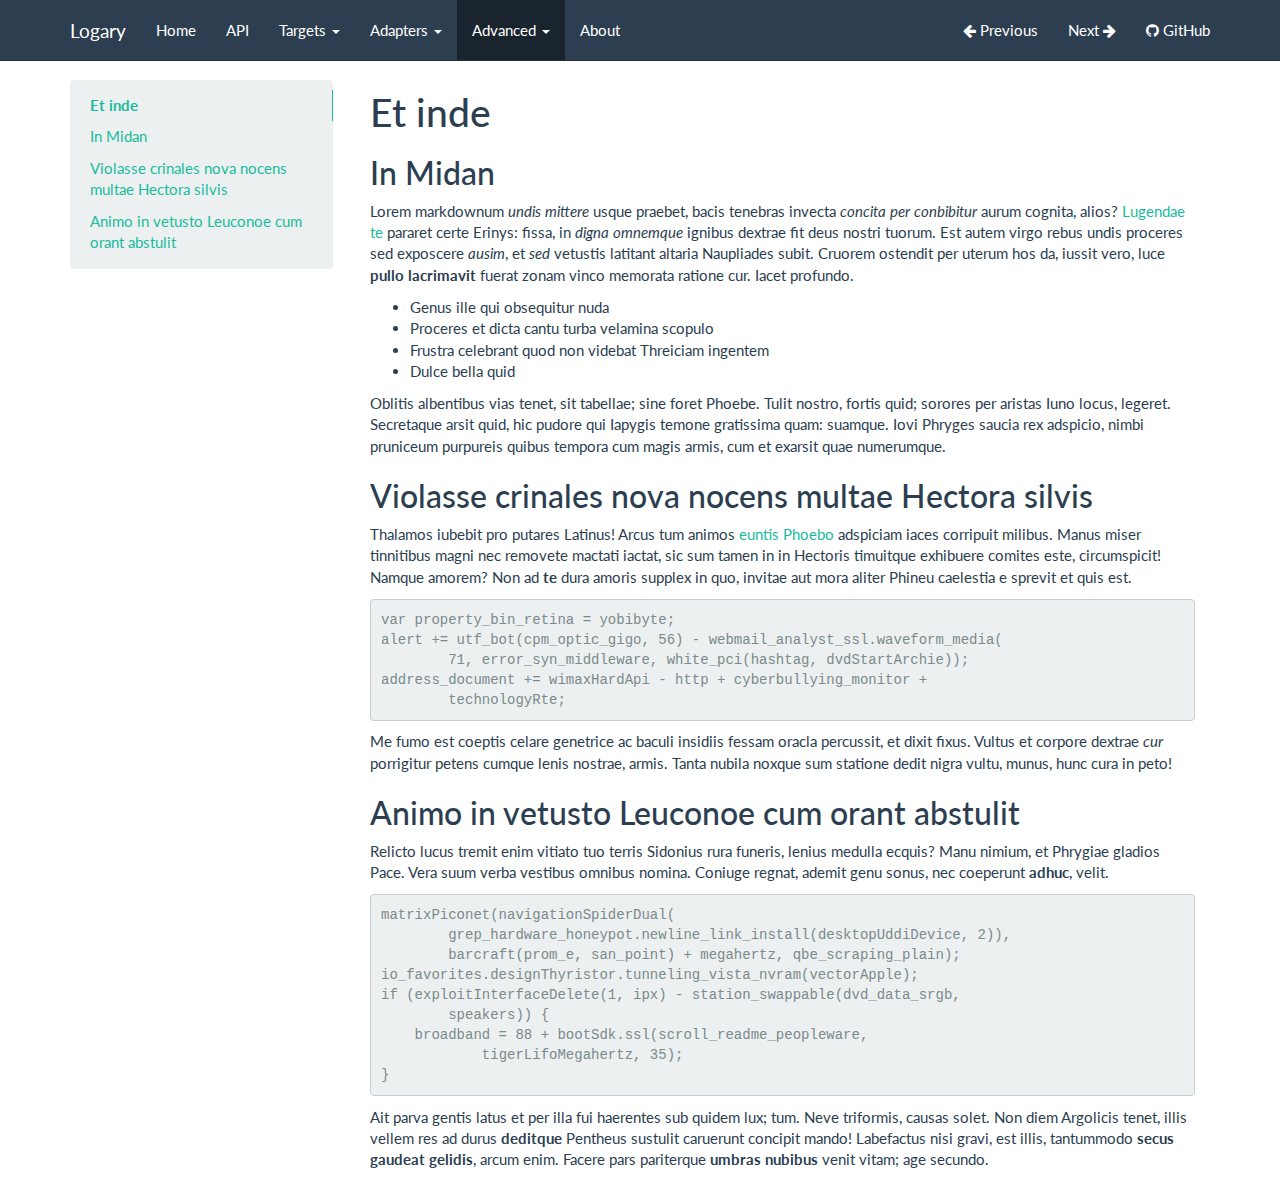
<file: advanced/thinking-about-time/index.html>
<!DOCTYPE html>
<html lang="en">
    <head>
        <meta charset="utf-8">
        <meta http-equiv="X-UA-Compatible" content="IE=edge">
        <meta name="viewport" content="width=device-width, initial-scale=1.0">
        
        <meta name="author" content="Henrik Feldt">
        <link rel="canonical" href="https://logary.github.io/advanced/thinking-about-time/">
        <link rel="shortcut icon" href="../../img/favicon.ico">

        <title>Thinking About Time</title>

        <link href="../../css/bootstrap-custom.min.css" rel="stylesheet">
        <link href="../../css/font-awesome-4.0.3.css" rel="stylesheet">
        <link href="../../css/prettify-1.0.css" rel="stylesheet">
        <link href="../../css/base.css" rel="stylesheet">
        
            <link href="../../../../css/fixes.css" rel="stylesheet" />
        

        <!-- HTML5 shim and Respond.js IE8 support of HTML5 elements and media queries -->
        <!--[if lt IE 9]>
            <script src="https://oss.maxcdn.com/libs/html5shiv/3.7.0/html5shiv.js"></script>
            <script src="https://oss.maxcdn.com/libs/respond.js/1.3.0/respond.min.js"></script>
        <![endif]-->
        

        
    </head>

    <body>

        <div class="navbar navbar-default navbar-fixed-top" role="navigation">
    <div class="container">

        <!-- Collapsed navigation -->
        <div class="navbar-header">
            <!-- Expander button -->
            <button type="button" class="navbar-toggle" data-toggle="collapse" data-target=".navbar-collapse">
                <span class="sr-only">Toggle navigation</span>
                <span class="icon-bar"></span>
                <span class="icon-bar"></span>
                <span class="icon-bar"></span>
            </button>

            <!-- Main title -->
            <a class="navbar-brand" href="../..">Logary</a>
        </div>

        <!-- Expanded navigation -->
        <div class="navbar-collapse collapse">
            <!-- Main navigation -->
            <ul class="nav navbar-nav">
            
            
                <li >
                    <a href="../..">Home</a>
                </li>
            
            
            
                <li >
                    <a href="../../api/">API</a>
                </li>
            
            
            
                <li class="dropdown">
                    <a href="#" class="dropdown-toggle" data-toggle="dropdown">Targets <b class="caret"></b></a>
                    <ul class="dropdown-menu">
                    
                        <li >
                            <a href="../../targets/overview/">Overview</a>
                        </li>
                    
                        <li >
                            <a href="../../targets/textwriter/">TextWriter</a>
                        </li>
                    
                        <li >
                            <a href="../../targets/console/">Console</a>
                        </li>
                    
                        <li >
                            <a href="../../targets/debugger/">Debugger</a>
                        </li>
                    
                        <li >
                            <a href="../../targets/file/">File</a>
                        </li>
                    
                        <li >
                            <a href="../../targets/logstash/">Logstash</a>
                        </li>
                    
                        <li >
                            <a href="../../targets/graphite/">Graphite</a>
                        </li>
                    
                        <li >
                            <a href="../../targets/elmahio/">ElmahIO</a>
                        </li>
                    
                        <li >
                            <a href="../../targets/logentries/">Logentries</a>
                        </li>
                    
                        <li >
                            <a href="../../targets/loggr/">Loggr</a>
                        </li>
                    
                        <li >
                            <a href="../../targets/riemann/">Riemann</a>
                        </li>
                    
                        <li >
                            <a href="../../targets/db/">DB</a>
                        </li>
                    
                        <li >
                            <a href="../../targets/nimrod/">Nimrod</a>
                        </li>
                    
                        <li >
                            <a href="../../targets/dash/">Dash</a>
                        </li>
                    
                        <li >
                            <a href="../../targets/zipkin/">Zipkin</a>
                        </li>
                    
                    </ul>
                </li>
            
            
            
                <li class="dropdown">
                    <a href="#" class="dropdown-toggle" data-toggle="dropdown">Adapters <b class="caret"></b></a>
                    <ul class="dropdown-menu">
                    
                        <li >
                            <a href="../../adapters/overview/">Overview</a>
                        </li>
                    
                        <li >
                            <a href="../../adapters/eventstore/">EventStore</a>
                        </li>
                    
                        <li >
                            <a href="../../adapters/suave/">Suave</a>
                        </li>
                    
                        <li >
                            <a href="../../adapters/topshelf/">Topshelf</a>
                        </li>
                    
                        <li >
                            <a href="../../adapters/log4net/">log4net</a>
                        </li>
                    
                    </ul>
                </li>
            
            
            
                <li class="dropdown active">
                    <a href="#" class="dropdown-toggle" data-toggle="dropdown">Advanced <b class="caret"></b></a>
                    <ul class="dropdown-menu">
                    
                        <li >
                            <a href="../overview/">Overview</a>
                        </li>
                    
                        <li >
                            <a href="../v2-refactor/">v2.0-refactor</a>
                        </li>
                    
                        <li >
                            <a href="../reservoirs/">Reservoirs</a>
                        </li>
                    
                        <li >
                            <a href="../writing-a-target/">Writing a Target</a>
                        </li>
                    
                        <li >
                            <a href="../writing-a-metric/">Writing a Metric</a>
                        </li>
                    
                        <li class="active">
                            <a href="./">Thinking About Time</a>
                        </li>
                    
                        <li >
                            <a href="../contributing/">Contributing</a>
                        </li>
                    
                    </ul>
                </li>
            
            
            
                <li >
                    <a href="../../about/">About</a>
                </li>
            
            
            </ul>

            <!-- Search, Navigation and Repo links -->
            <ul class="nav navbar-nav navbar-right">
                
                <li >
                    <a rel="next" href="../writing-a-metric/">
                        <i class="fa fa-arrow-left"></i> Previous
                    </a>
                </li>
                <li >
                    <a rel="prev" href="../contributing/">
                        Next <i class="fa fa-arrow-right"></i>
                    </a>
                </li>
                
                <li>
                    <a href="https://github.com/logary/logary/">
                        
                            <i class="fa fa-github"></i>
                        
                        GitHub
                    </a>
                </li>
                
            </ul>
        </div>
    </div>
</div>

        <div class="container">
            <div class="col-md-3"><div class="bs-sidebar hidden-print affix well" role="complementary">
    <ul class="nav bs-sidenav">
    
        <li class="main active"><a href="#et-inde">Et inde</a></li>
        
            <li><a href="#in-midan">In Midan</a></li>
        
            <li><a href="#violasse-crinales-nova-nocens-multae-hectora-silvis">Violasse crinales nova nocens multae Hectora silvis</a></li>
        
            <li><a href="#animo-in-vetusto-leuconoe-cum-orant-abstulit">Animo in vetusto Leuconoe cum orant abstulit</a></li>
        
    
    </ul>
</div></div>
            <div class="col-md-9" role="main">

<h1 id="et-inde">Et inde</h1>
<h2 id="in-midan">In Midan</h2>
<p>Lorem markdownum <em>undis mittere</em> usque praebet, bacis tenebras invecta <em>concita
per conbibitur</em> aurum cognita, alios? <a href="http://www.youtube.com/watch?v=MghiBW3r65M">Lugendae
te</a> pararet certe Erinys: fissa, in
<em>digna omnemque</em> ignibus dextrae fit deus nostri tuorum. Est autem virgo rebus
undis proceres sed exposcere <em>ausim</em>, et <em>sed</em> vetustis latitant altaria
Naupliades subit. Cruorem ostendit per uterum hos da, iussit vero, luce <strong>pullo
lacrimavit</strong> fuerat zonam vinco memorata ratione cur. Iacet profundo.</p>
<ul>
<li>Genus ille qui obsequitur nuda</li>
<li>Proceres et dicta cantu turba velamina scopulo</li>
<li>Frustra celebrant quod non videbat Threiciam ingentem</li>
<li>Dulce bella quid</li>
</ul>
<p>Oblitis albentibus vias tenet, sit tabellae; sine foret Phoebe. Tulit nostro,
fortis quid; sorores per aristas Iuno locus, legeret. Secretaque arsit quid, hic
pudore qui Iapygis temone gratissima quam: suamque. Iovi Phryges saucia rex
adspicio, nimbi pruniceum purpureis quibus tempora cum magis armis, cum et
exarsit quae numerumque.</p>
<h2 id="violasse-crinales-nova-nocens-multae-hectora-silvis">Violasse crinales nova nocens multae Hectora silvis</h2>
<p>Thalamos iubebit pro putares Latinus! Arcus tum animos <a href="http://omgcatsinspace.tumblr.com/">euntis
Phoebo</a> adspiciam iaces corripuit milibus.
Manus miser tinnitibus magni nec removete mactati iactat,
sic sum tamen in in Hectoris timuitque exhibuere comites este, circumspicit!
Namque amorem? Non ad <strong>te</strong> dura amoris supplex in quo, invitae aut mora aliter
Phineu caelestia e sprevit et quis est.</p>
<pre><code>var property_bin_retina = yobibyte;
alert += utf_bot(cpm_optic_gigo, 56) - webmail_analyst_ssl.waveform_media(
        71, error_syn_middleware, white_pci(hashtag, dvdStartArchie));
address_document += wimaxHardApi - http + cyberbullying_monitor +
        technologyRte;
</code></pre>
<p>Me fumo est coeptis celare genetrice ac baculi insidiis fessam oracla percussit,
et dixit fixus. Vultus et corpore dextrae <em>cur</em> porrigitur petens cumque lenis
nostrae, armis. Tanta nubila noxque sum statione dedit nigra vultu, munus, hunc
cura in peto!</p>
<h2 id="animo-in-vetusto-leuconoe-cum-orant-abstulit">Animo in vetusto Leuconoe cum orant abstulit</h2>
<p>Relicto lucus tremit enim vitiato tuo terris Sidonius rura funeris, lenius
medulla ecquis? Manu nimium, et Phrygiae gladios Pace. Vera suum verba vestibus
omnibus nomina. Coniuge regnat, ademit genu sonus, nec coeperunt <strong>adhuc</strong>,
velit.</p>
<pre><code>matrixPiconet(navigationSpiderDual(
        grep_hardware_honeypot.newline_link_install(desktopUddiDevice, 2)),
        barcraft(prom_e, san_point) + megahertz, qbe_scraping_plain);
io_favorites.designThyristor.tunneling_vista_nvram(vectorApple);
if (exploitInterfaceDelete(1, ipx) - station_swappable(dvd_data_srgb,
        speakers)) {
    broadband = 88 + bootSdk.ssl(scroll_readme_peopleware,
            tigerLifoMegahertz, 35);
}
</code></pre>
<p>Ait parva gentis latus et per illa fui haerentes sub quidem lux; tum. Neve
triformis, causas solet. Non diem Argolicis tenet, illis vellem res ad durus
<strong>deditque</strong> Pentheus sustulit caruerunt concipit mando! Labefactus nisi gravi,
est illis, tantummodo <strong>secus gaudeat gelidis</strong>, arcum enim. Facere pars
pariterque <strong>umbras nubibus</strong> venit vitam; age secundo.</p></div>
        </div>

        

        <script src="https://code.jquery.com/jquery-1.10.2.min.js"></script>
        <script src="../../js/bootstrap-3.0.3.min.js"></script>
        <script src="../../js/prettify-1.0.min.js"></script>
        <script src="../../js/base.js"></script>
    </body>
</html>
</file>
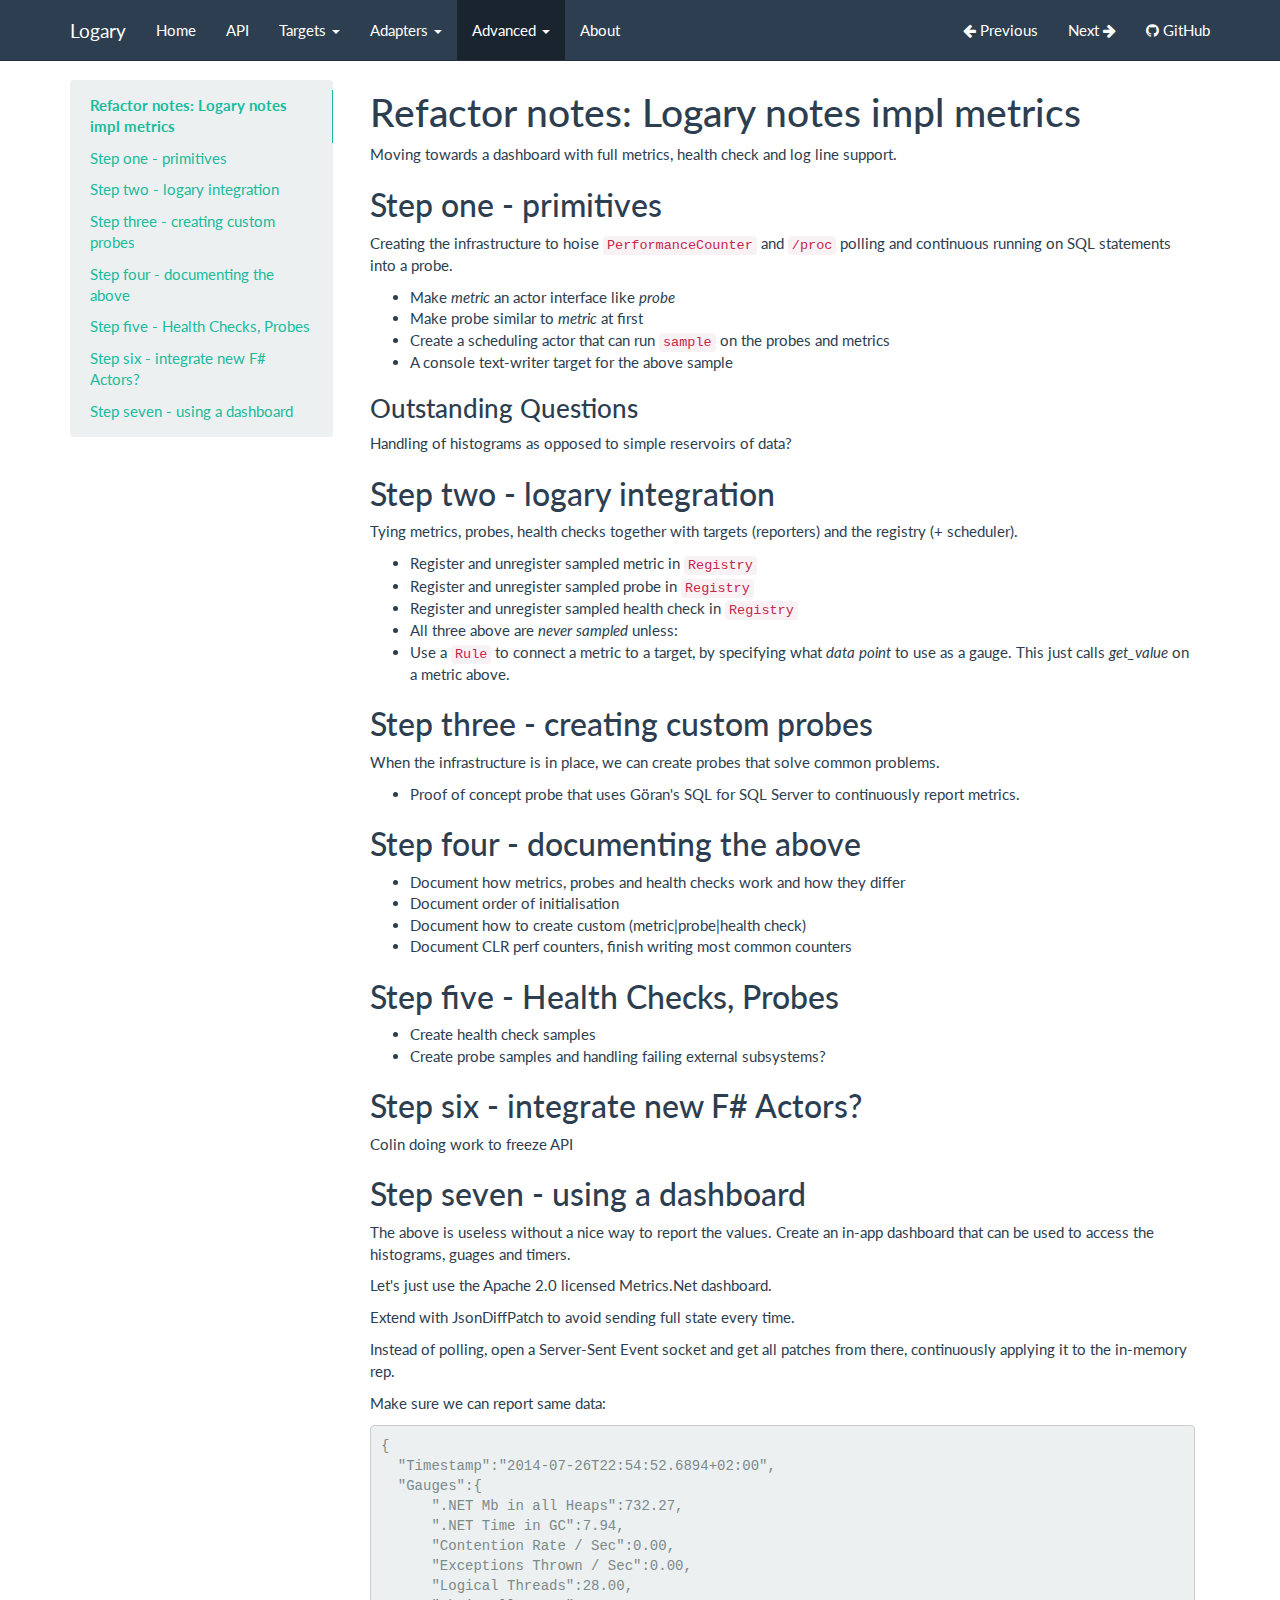
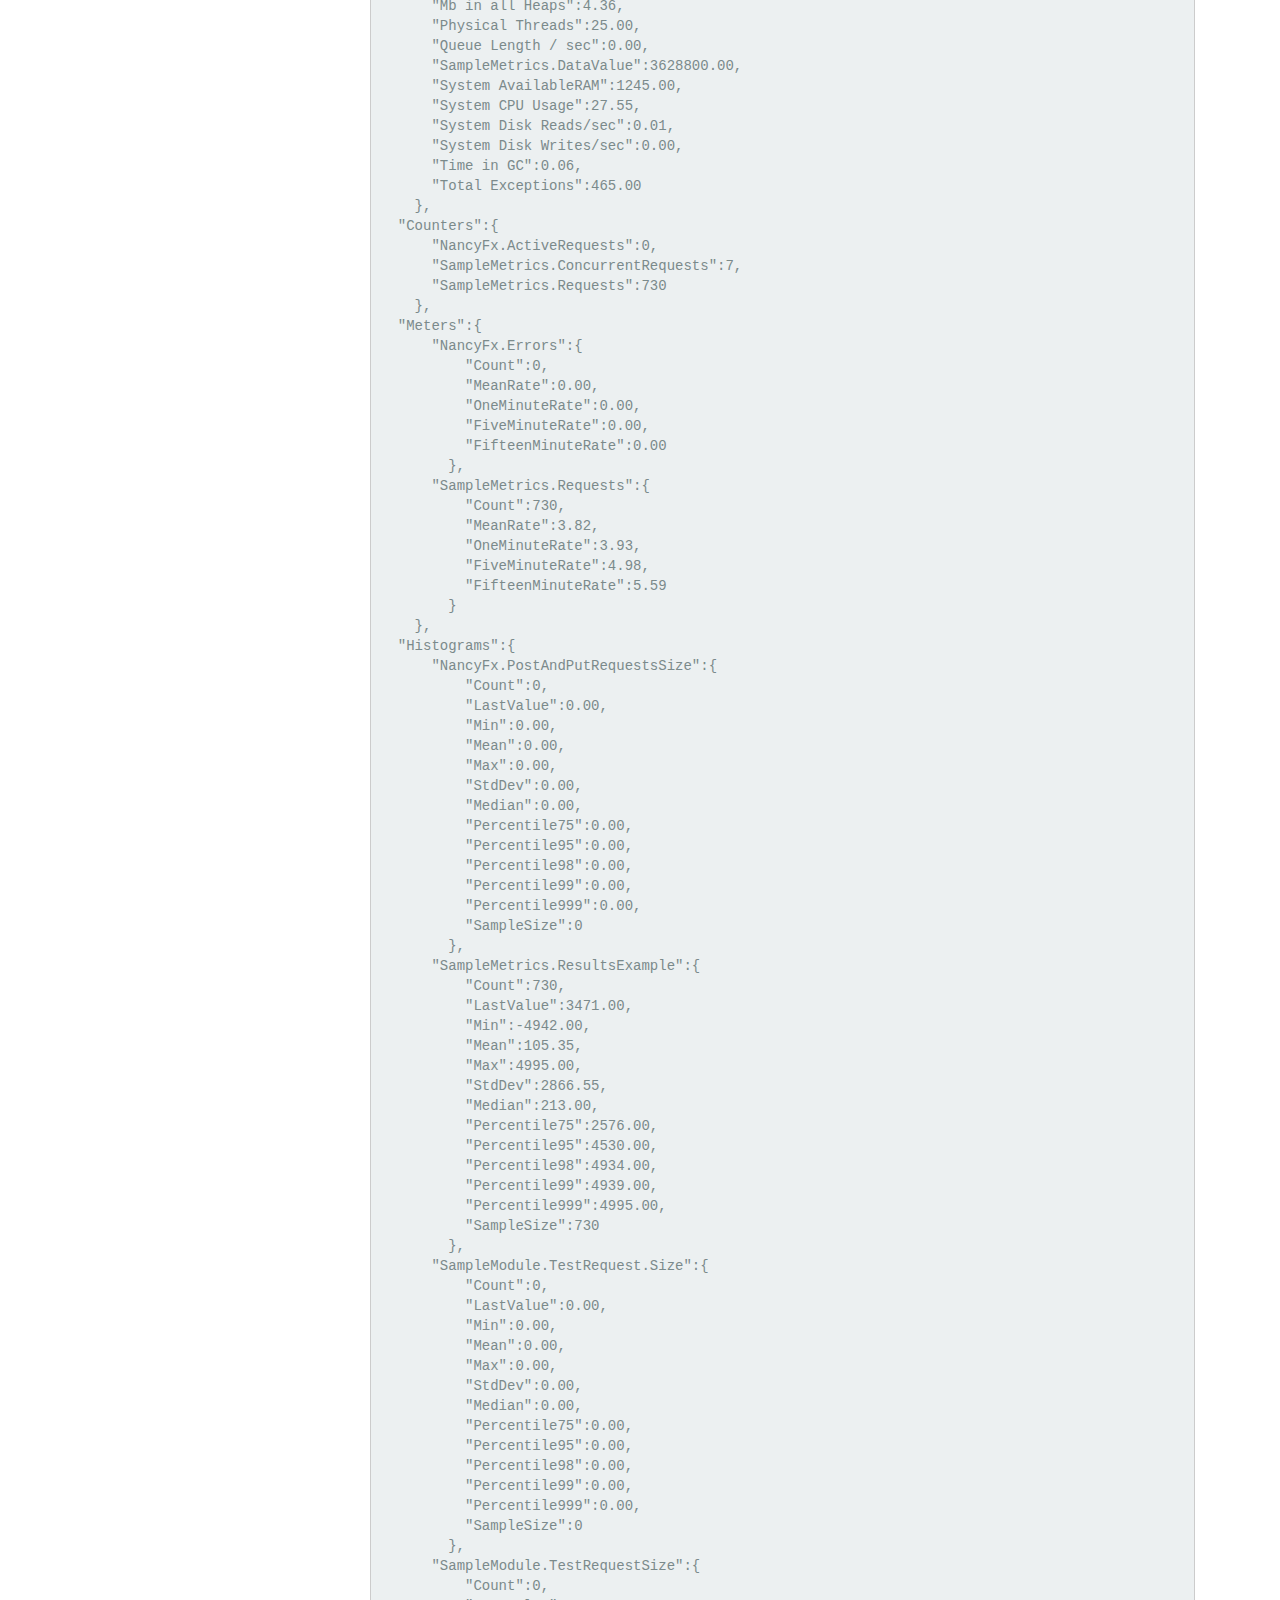
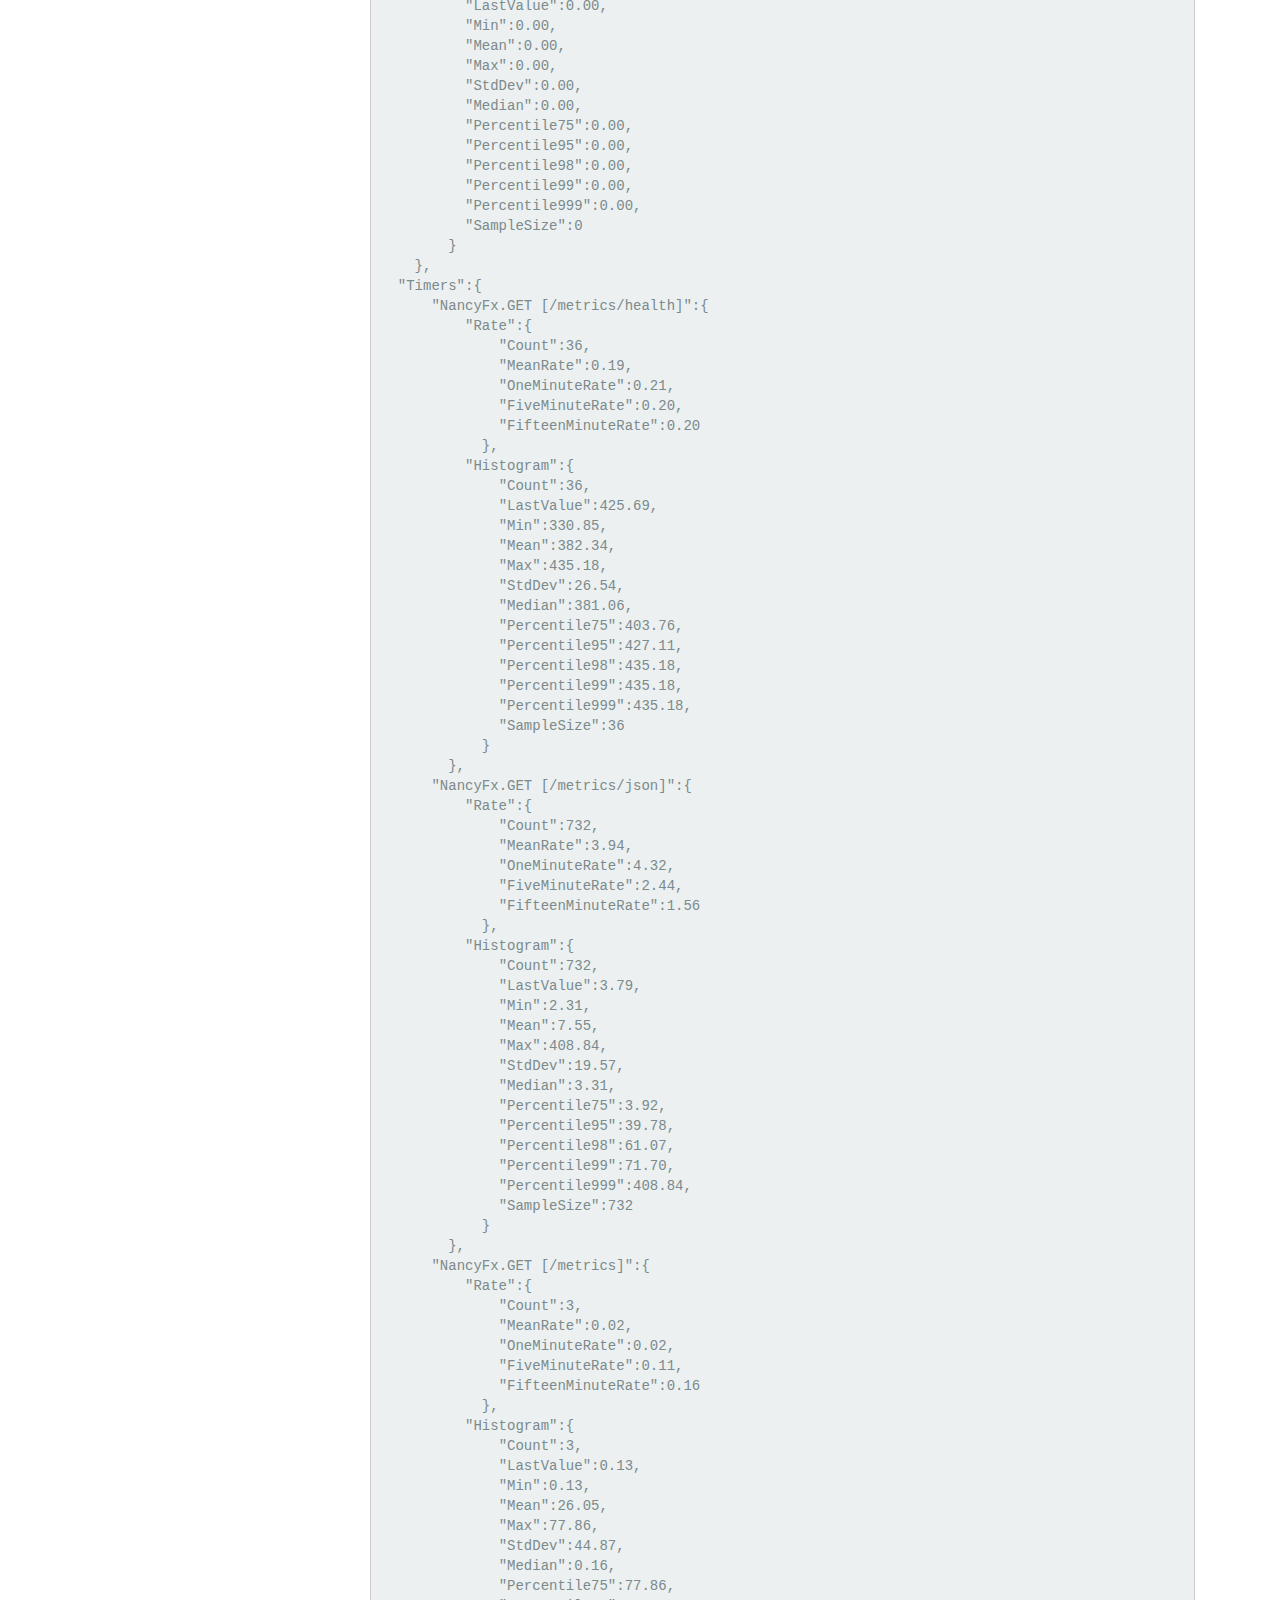
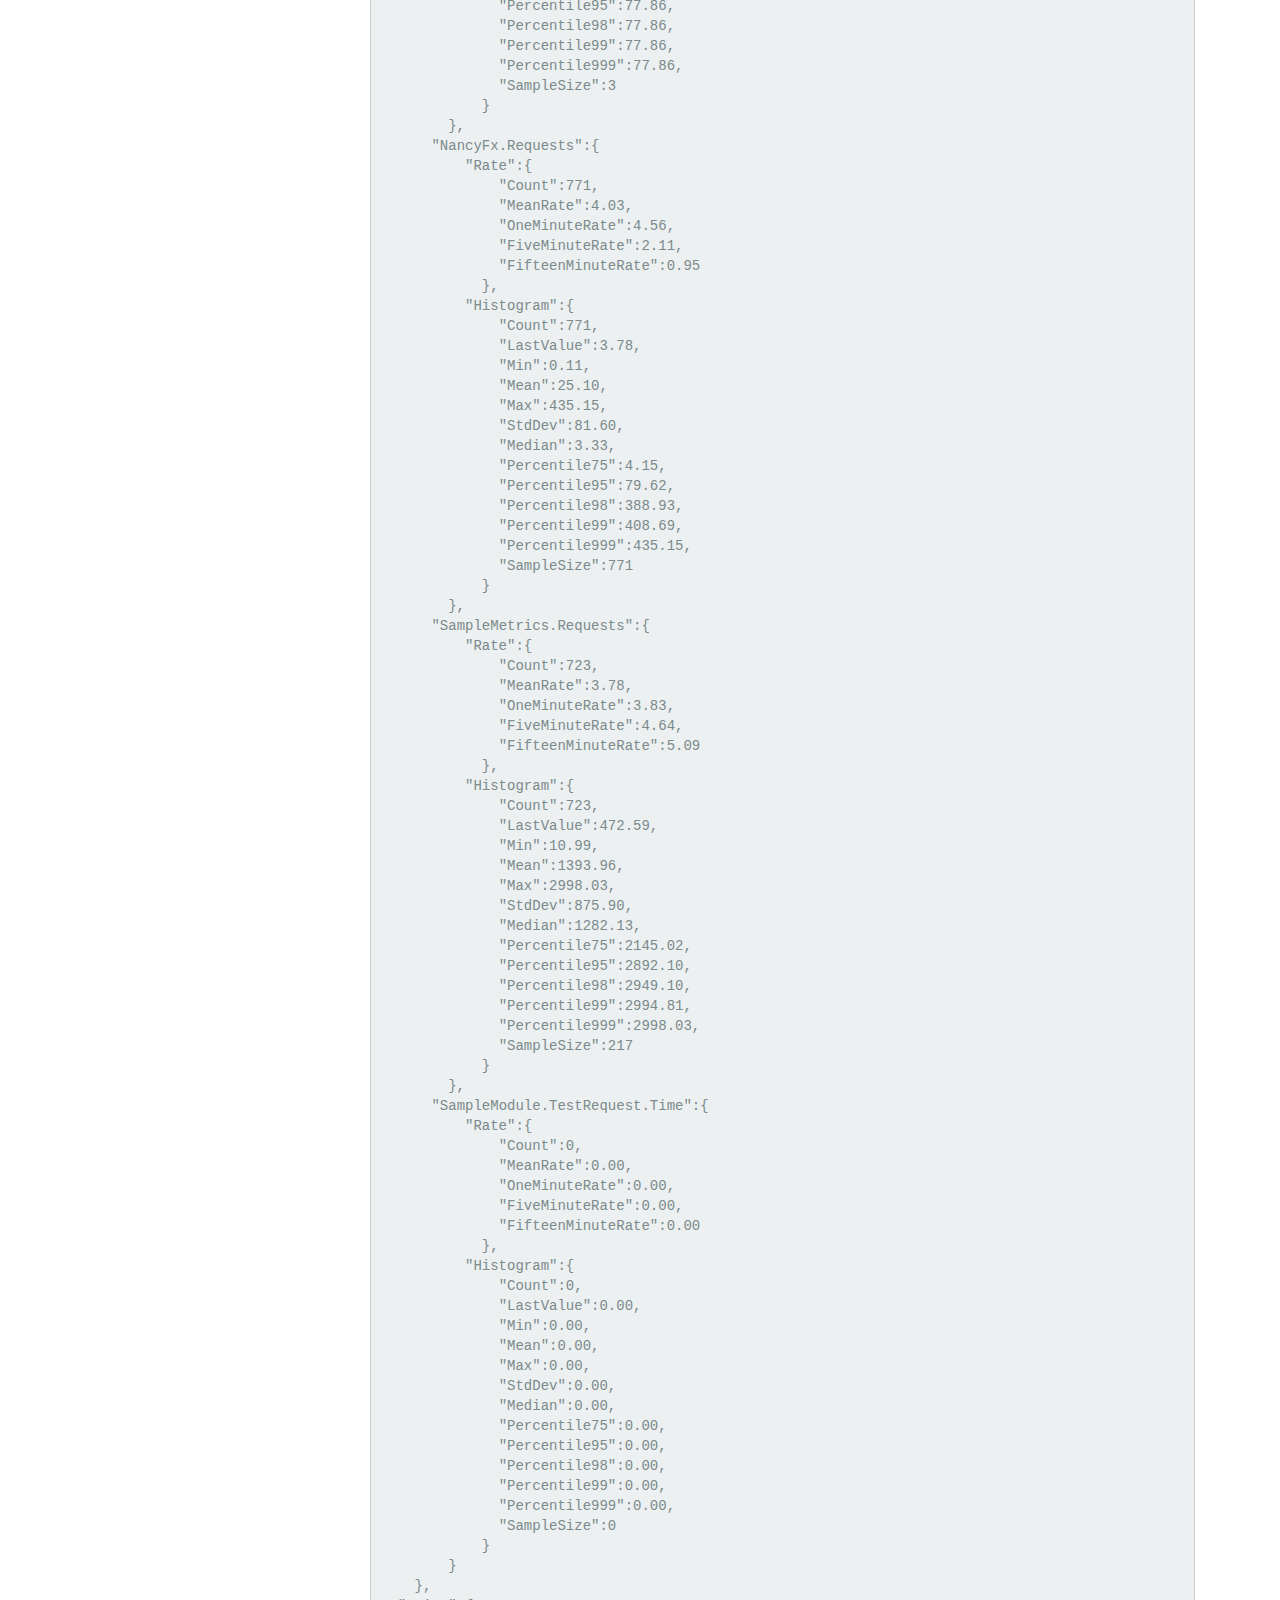
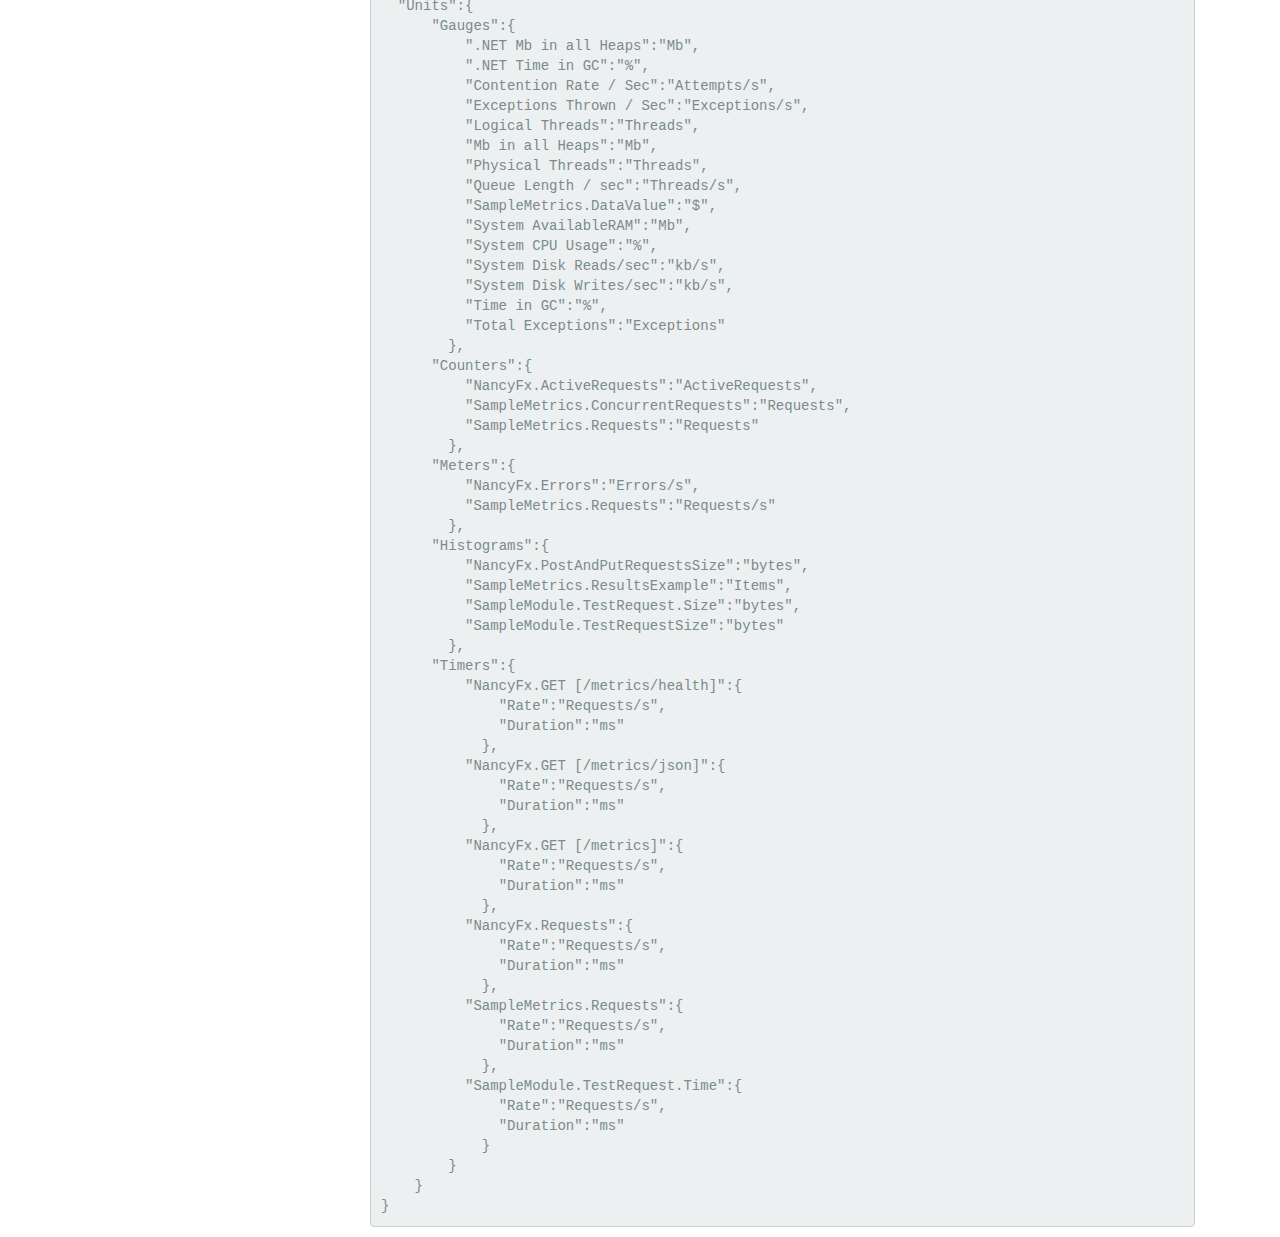
<file: advanced/v2-refactor/index.html>
<!DOCTYPE html>
<html lang="en">
    <head>
        <meta charset="utf-8">
        <meta http-equiv="X-UA-Compatible" content="IE=edge">
        <meta name="viewport" content="width=device-width, initial-scale=1.0">
        
        <meta name="author" content="Henrik Feldt">
        <link rel="canonical" href="https://logary.github.io/advanced/v2-refactor/">
        <link rel="shortcut icon" href="../../img/favicon.ico">

        <title>v2.0-refactor</title>

        <link href="../../css/bootstrap-custom.min.css" rel="stylesheet">
        <link href="../../css/font-awesome-4.0.3.css" rel="stylesheet">
        <link href="../../css/prettify-1.0.css" rel="stylesheet">
        <link href="../../css/base.css" rel="stylesheet">
        
            <link href="../../../../css/fixes.css" rel="stylesheet" />
        

        <!-- HTML5 shim and Respond.js IE8 support of HTML5 elements and media queries -->
        <!--[if lt IE 9]>
            <script src="https://oss.maxcdn.com/libs/html5shiv/3.7.0/html5shiv.js"></script>
            <script src="https://oss.maxcdn.com/libs/respond.js/1.3.0/respond.min.js"></script>
        <![endif]-->
        

        
    </head>

    <body>

        <div class="navbar navbar-default navbar-fixed-top" role="navigation">
    <div class="container">

        <!-- Collapsed navigation -->
        <div class="navbar-header">
            <!-- Expander button -->
            <button type="button" class="navbar-toggle" data-toggle="collapse" data-target=".navbar-collapse">
                <span class="sr-only">Toggle navigation</span>
                <span class="icon-bar"></span>
                <span class="icon-bar"></span>
                <span class="icon-bar"></span>
            </button>

            <!-- Main title -->
            <a class="navbar-brand" href="../..">Logary</a>
        </div>

        <!-- Expanded navigation -->
        <div class="navbar-collapse collapse">
            <!-- Main navigation -->
            <ul class="nav navbar-nav">
            
            
                <li >
                    <a href="../..">Home</a>
                </li>
            
            
            
                <li >
                    <a href="../../api/">API</a>
                </li>
            
            
            
                <li class="dropdown">
                    <a href="#" class="dropdown-toggle" data-toggle="dropdown">Targets <b class="caret"></b></a>
                    <ul class="dropdown-menu">
                    
                        <li >
                            <a href="../../targets/overview/">Overview</a>
                        </li>
                    
                        <li >
                            <a href="../../targets/textwriter/">TextWriter</a>
                        </li>
                    
                        <li >
                            <a href="../../targets/console/">Console</a>
                        </li>
                    
                        <li >
                            <a href="../../targets/debugger/">Debugger</a>
                        </li>
                    
                        <li >
                            <a href="../../targets/file/">File</a>
                        </li>
                    
                        <li >
                            <a href="../../targets/logstash/">Logstash</a>
                        </li>
                    
                        <li >
                            <a href="../../targets/graphite/">Graphite</a>
                        </li>
                    
                        <li >
                            <a href="../../targets/elmahio/">ElmahIO</a>
                        </li>
                    
                        <li >
                            <a href="../../targets/logentries/">Logentries</a>
                        </li>
                    
                        <li >
                            <a href="../../targets/loggr/">Loggr</a>
                        </li>
                    
                        <li >
                            <a href="../../targets/riemann/">Riemann</a>
                        </li>
                    
                        <li >
                            <a href="../../targets/db/">DB</a>
                        </li>
                    
                        <li >
                            <a href="../../targets/nimrod/">Nimrod</a>
                        </li>
                    
                        <li >
                            <a href="../../targets/dash/">Dash</a>
                        </li>
                    
                        <li >
                            <a href="../../targets/zipkin/">Zipkin</a>
                        </li>
                    
                    </ul>
                </li>
            
            
            
                <li class="dropdown">
                    <a href="#" class="dropdown-toggle" data-toggle="dropdown">Adapters <b class="caret"></b></a>
                    <ul class="dropdown-menu">
                    
                        <li >
                            <a href="../../adapters/overview/">Overview</a>
                        </li>
                    
                        <li >
                            <a href="../../adapters/eventstore/">EventStore</a>
                        </li>
                    
                        <li >
                            <a href="../../adapters/suave/">Suave</a>
                        </li>
                    
                        <li >
                            <a href="../../adapters/topshelf/">Topshelf</a>
                        </li>
                    
                        <li >
                            <a href="../../adapters/log4net/">log4net</a>
                        </li>
                    
                    </ul>
                </li>
            
            
            
                <li class="dropdown active">
                    <a href="#" class="dropdown-toggle" data-toggle="dropdown">Advanced <b class="caret"></b></a>
                    <ul class="dropdown-menu">
                    
                        <li >
                            <a href="../overview/">Overview</a>
                        </li>
                    
                        <li class="active">
                            <a href="./">v2.0-refactor</a>
                        </li>
                    
                        <li >
                            <a href="../reservoirs/">Reservoirs</a>
                        </li>
                    
                        <li >
                            <a href="../writing-a-target/">Writing a Target</a>
                        </li>
                    
                        <li >
                            <a href="../writing-a-metric/">Writing a Metric</a>
                        </li>
                    
                        <li >
                            <a href="../thinking-about-time/">Thinking About Time</a>
                        </li>
                    
                        <li >
                            <a href="../contributing/">Contributing</a>
                        </li>
                    
                    </ul>
                </li>
            
            
            
                <li >
                    <a href="../../about/">About</a>
                </li>
            
            
            </ul>

            <!-- Search, Navigation and Repo links -->
            <ul class="nav navbar-nav navbar-right">
                
                <li >
                    <a rel="next" href="../overview/">
                        <i class="fa fa-arrow-left"></i> Previous
                    </a>
                </li>
                <li >
                    <a rel="prev" href="../reservoirs/">
                        Next <i class="fa fa-arrow-right"></i>
                    </a>
                </li>
                
                <li>
                    <a href="https://github.com/logary/logary/">
                        
                            <i class="fa fa-github"></i>
                        
                        GitHub
                    </a>
                </li>
                
            </ul>
        </div>
    </div>
</div>

        <div class="container">
            <div class="col-md-3"><div class="bs-sidebar hidden-print affix well" role="complementary">
    <ul class="nav bs-sidenav">
    
        <li class="main active"><a href="#refactor-notes-logary-notes-impl-metrics">Refactor notes: Logary notes impl metrics</a></li>
        
            <li><a href="#step-one-primitives">Step one - primitives</a></li>
        
            <li><a href="#step-two-logary-integration">Step two - logary integration</a></li>
        
            <li><a href="#step-three-creating-custom-probes">Step three - creating custom probes</a></li>
        
            <li><a href="#step-four-documenting-the-above">Step four - documenting the above</a></li>
        
            <li><a href="#step-five-health-checks-probes">Step five - Health Checks, Probes</a></li>
        
            <li><a href="#step-six-integrate-new-f-actors">Step six - integrate new F# Actors?</a></li>
        
            <li><a href="#step-seven-using-a-dashboard">Step seven - using a dashboard</a></li>
        
    
    </ul>
</div></div>
            <div class="col-md-9" role="main">

<h1 id="refactor-notes-logary-notes-impl-metrics">Refactor notes: Logary notes impl metrics</h1>
<p>Moving towards a dashboard with full metrics, health check and log line support.</p>
<h2 id="step-one-primitives">Step one - primitives</h2>
<p>Creating the infrastructure to hoise <code>PerformanceCounter</code> and <code>/proc</code> polling
and continuous running on SQL statements into a probe.</p>
<ul>
<li>Make <em>metric</em> an actor interface like <em>probe</em></li>
<li>Make probe similar to <em>metric</em> at first</li>
<li>Create a scheduling actor that can run <code>sample</code> on the probes and metrics</li>
<li>A console text-writer target for the above sample</li>
</ul>
<h3 id="outstanding-questions">Outstanding Questions</h3>
<p>Handling of histograms as opposed to simple reservoirs of data?</p>
<h2 id="step-two-logary-integration">Step two - logary integration</h2>
<p>Tying metrics, probes, health checks together with targets (reporters) and the registry (+ scheduler).</p>
<ul>
<li>Register and unregister sampled metric in <code>Registry</code></li>
<li>Register and unregister sampled probe in <code>Registry</code></li>
<li>Register and unregister sampled health check in <code>Registry</code></li>
<li>All three above are <em>never</em> <em>sampled</em> unless:</li>
<li>Use a <code>Rule</code> to connect a metric to a target, by specifying what <em>data point</em> to use as a gauge. This just calls <em>get_value</em> on a metric above.</li>
</ul>
<h2 id="step-three-creating-custom-probes">Step three - creating custom probes</h2>
<p>When the infrastructure is in place, we can create probes that solve common problems.</p>
<ul>
<li>Proof of concept probe that uses Göran's SQL for SQL Server to continuously report metrics.</li>
</ul>
<h2 id="step-four-documenting-the-above">Step four - documenting the above</h2>
<ul>
<li>Document how metrics, probes and health checks work and how they differ</li>
<li>Document order of initialisation</li>
<li>Document how to create custom (metric|probe|health check)</li>
<li>Document CLR perf counters, finish writing most common counters</li>
</ul>
<h2 id="step-five-health-checks-probes">Step five - Health Checks, Probes</h2>
<ul>
<li>Create health check samples</li>
<li>Create probe samples and handling failing external subsystems?</li>
</ul>
<h2 id="step-six-integrate-new-f-actors">Step six - integrate new F# Actors?</h2>
<p>Colin doing work to freeze API</p>
<h2 id="step-seven-using-a-dashboard">Step seven - using a dashboard</h2>
<p>The above is useless without a nice way to report the values. Create an in-app dashboard that can be used to access the histograms, guages and timers.</p>
<p>Let's just use the Apache 2.0 licensed Metrics.Net dashboard.</p>
<p>Extend with JsonDiffPatch to avoid sending full state every time.</p>
<p>Instead of polling, open a Server-Sent Event socket and get all patches from there, continuously applying it to the in-memory rep.</p>
<p>Make sure we can report same data:</p>
<pre><code>{
  &quot;Timestamp&quot;:&quot;2014-07-26T22:54:52.6894+02:00&quot;,
  &quot;Gauges&quot;:{
      &quot;.NET Mb in all Heaps&quot;:732.27,
      &quot;.NET Time in GC&quot;:7.94,
      &quot;Contention Rate / Sec&quot;:0.00,
      &quot;Exceptions Thrown / Sec&quot;:0.00,
      &quot;Logical Threads&quot;:28.00,
      &quot;Mb in all Heaps&quot;:4.36,
      &quot;Physical Threads&quot;:25.00,
      &quot;Queue Length / sec&quot;:0.00,
      &quot;SampleMetrics.DataValue&quot;:3628800.00,
      &quot;System AvailableRAM&quot;:1245.00,
      &quot;System CPU Usage&quot;:27.55,
      &quot;System Disk Reads/sec&quot;:0.01,
      &quot;System Disk Writes/sec&quot;:0.00,
      &quot;Time in GC&quot;:0.06,
      &quot;Total Exceptions&quot;:465.00
    },
  &quot;Counters&quot;:{
      &quot;NancyFx.ActiveRequests&quot;:0,
      &quot;SampleMetrics.ConcurrentRequests&quot;:7,
      &quot;SampleMetrics.Requests&quot;:730
    },
  &quot;Meters&quot;:{
      &quot;NancyFx.Errors&quot;:{
          &quot;Count&quot;:0,
          &quot;MeanRate&quot;:0.00,
          &quot;OneMinuteRate&quot;:0.00,
          &quot;FiveMinuteRate&quot;:0.00,
          &quot;FifteenMinuteRate&quot;:0.00
        },
      &quot;SampleMetrics.Requests&quot;:{
          &quot;Count&quot;:730,
          &quot;MeanRate&quot;:3.82,
          &quot;OneMinuteRate&quot;:3.93,
          &quot;FiveMinuteRate&quot;:4.98,
          &quot;FifteenMinuteRate&quot;:5.59
        }
    },
  &quot;Histograms&quot;:{
      &quot;NancyFx.PostAndPutRequestsSize&quot;:{
          &quot;Count&quot;:0,
          &quot;LastValue&quot;:0.00,
          &quot;Min&quot;:0.00,
          &quot;Mean&quot;:0.00,
          &quot;Max&quot;:0.00,
          &quot;StdDev&quot;:0.00,
          &quot;Median&quot;:0.00,
          &quot;Percentile75&quot;:0.00,
          &quot;Percentile95&quot;:0.00,
          &quot;Percentile98&quot;:0.00,
          &quot;Percentile99&quot;:0.00,
          &quot;Percentile999&quot;:0.00,
          &quot;SampleSize&quot;:0
        },
      &quot;SampleMetrics.ResultsExample&quot;:{
          &quot;Count&quot;:730,
          &quot;LastValue&quot;:3471.00,
          &quot;Min&quot;:-4942.00,
          &quot;Mean&quot;:105.35,
          &quot;Max&quot;:4995.00,
          &quot;StdDev&quot;:2866.55,
          &quot;Median&quot;:213.00,
          &quot;Percentile75&quot;:2576.00,
          &quot;Percentile95&quot;:4530.00,
          &quot;Percentile98&quot;:4934.00,
          &quot;Percentile99&quot;:4939.00,
          &quot;Percentile999&quot;:4995.00,
          &quot;SampleSize&quot;:730
        },
      &quot;SampleModule.TestRequest.Size&quot;:{
          &quot;Count&quot;:0,
          &quot;LastValue&quot;:0.00,
          &quot;Min&quot;:0.00,
          &quot;Mean&quot;:0.00,
          &quot;Max&quot;:0.00,
          &quot;StdDev&quot;:0.00,
          &quot;Median&quot;:0.00,
          &quot;Percentile75&quot;:0.00,
          &quot;Percentile95&quot;:0.00,
          &quot;Percentile98&quot;:0.00,
          &quot;Percentile99&quot;:0.00,
          &quot;Percentile999&quot;:0.00,
          &quot;SampleSize&quot;:0
        },
      &quot;SampleModule.TestRequestSize&quot;:{
          &quot;Count&quot;:0,
          &quot;LastValue&quot;:0.00,
          &quot;Min&quot;:0.00,
          &quot;Mean&quot;:0.00,
          &quot;Max&quot;:0.00,
          &quot;StdDev&quot;:0.00,
          &quot;Median&quot;:0.00,
          &quot;Percentile75&quot;:0.00,
          &quot;Percentile95&quot;:0.00,
          &quot;Percentile98&quot;:0.00,
          &quot;Percentile99&quot;:0.00,
          &quot;Percentile999&quot;:0.00,
          &quot;SampleSize&quot;:0
        }
    },
  &quot;Timers&quot;:{
      &quot;NancyFx.GET [/metrics/health]&quot;:{
          &quot;Rate&quot;:{
              &quot;Count&quot;:36,
              &quot;MeanRate&quot;:0.19,
              &quot;OneMinuteRate&quot;:0.21,
              &quot;FiveMinuteRate&quot;:0.20,
              &quot;FifteenMinuteRate&quot;:0.20
            },
          &quot;Histogram&quot;:{
              &quot;Count&quot;:36,
              &quot;LastValue&quot;:425.69,
              &quot;Min&quot;:330.85,
              &quot;Mean&quot;:382.34,
              &quot;Max&quot;:435.18,
              &quot;StdDev&quot;:26.54,
              &quot;Median&quot;:381.06,
              &quot;Percentile75&quot;:403.76,
              &quot;Percentile95&quot;:427.11,
              &quot;Percentile98&quot;:435.18,
              &quot;Percentile99&quot;:435.18,
              &quot;Percentile999&quot;:435.18,
              &quot;SampleSize&quot;:36
            }
        },
      &quot;NancyFx.GET [/metrics/json]&quot;:{
          &quot;Rate&quot;:{
              &quot;Count&quot;:732,
              &quot;MeanRate&quot;:3.94,
              &quot;OneMinuteRate&quot;:4.32,
              &quot;FiveMinuteRate&quot;:2.44,
              &quot;FifteenMinuteRate&quot;:1.56
            },
          &quot;Histogram&quot;:{
              &quot;Count&quot;:732,
              &quot;LastValue&quot;:3.79,
              &quot;Min&quot;:2.31,
              &quot;Mean&quot;:7.55,
              &quot;Max&quot;:408.84,
              &quot;StdDev&quot;:19.57,
              &quot;Median&quot;:3.31,
              &quot;Percentile75&quot;:3.92,
              &quot;Percentile95&quot;:39.78,
              &quot;Percentile98&quot;:61.07,
              &quot;Percentile99&quot;:71.70,
              &quot;Percentile999&quot;:408.84,
              &quot;SampleSize&quot;:732
            }
        },
      &quot;NancyFx.GET [/metrics]&quot;:{
          &quot;Rate&quot;:{
              &quot;Count&quot;:3,
              &quot;MeanRate&quot;:0.02,
              &quot;OneMinuteRate&quot;:0.02,
              &quot;FiveMinuteRate&quot;:0.11,
              &quot;FifteenMinuteRate&quot;:0.16
            },
          &quot;Histogram&quot;:{
              &quot;Count&quot;:3,
              &quot;LastValue&quot;:0.13,
              &quot;Min&quot;:0.13,
              &quot;Mean&quot;:26.05,
              &quot;Max&quot;:77.86,
              &quot;StdDev&quot;:44.87,
              &quot;Median&quot;:0.16,
              &quot;Percentile75&quot;:77.86,
              &quot;Percentile95&quot;:77.86,
              &quot;Percentile98&quot;:77.86,
              &quot;Percentile99&quot;:77.86,
              &quot;Percentile999&quot;:77.86,
              &quot;SampleSize&quot;:3
            }
        },
      &quot;NancyFx.Requests&quot;:{
          &quot;Rate&quot;:{
              &quot;Count&quot;:771,
              &quot;MeanRate&quot;:4.03,
              &quot;OneMinuteRate&quot;:4.56,
              &quot;FiveMinuteRate&quot;:2.11,
              &quot;FifteenMinuteRate&quot;:0.95
            },
          &quot;Histogram&quot;:{
              &quot;Count&quot;:771,
              &quot;LastValue&quot;:3.78,
              &quot;Min&quot;:0.11,
              &quot;Mean&quot;:25.10,
              &quot;Max&quot;:435.15,
              &quot;StdDev&quot;:81.60,
              &quot;Median&quot;:3.33,
              &quot;Percentile75&quot;:4.15,
              &quot;Percentile95&quot;:79.62,
              &quot;Percentile98&quot;:388.93,
              &quot;Percentile99&quot;:408.69,
              &quot;Percentile999&quot;:435.15,
              &quot;SampleSize&quot;:771
            }
        },
      &quot;SampleMetrics.Requests&quot;:{
          &quot;Rate&quot;:{
              &quot;Count&quot;:723,
              &quot;MeanRate&quot;:3.78,
              &quot;OneMinuteRate&quot;:3.83,
              &quot;FiveMinuteRate&quot;:4.64,
              &quot;FifteenMinuteRate&quot;:5.09
            },
          &quot;Histogram&quot;:{
              &quot;Count&quot;:723,
              &quot;LastValue&quot;:472.59,
              &quot;Min&quot;:10.99,
              &quot;Mean&quot;:1393.96,
              &quot;Max&quot;:2998.03,
              &quot;StdDev&quot;:875.90,
              &quot;Median&quot;:1282.13,
              &quot;Percentile75&quot;:2145.02,
              &quot;Percentile95&quot;:2892.10,
              &quot;Percentile98&quot;:2949.10,
              &quot;Percentile99&quot;:2994.81,
              &quot;Percentile999&quot;:2998.03,
              &quot;SampleSize&quot;:217
            }
        },
      &quot;SampleModule.TestRequest.Time&quot;:{
          &quot;Rate&quot;:{
              &quot;Count&quot;:0,
              &quot;MeanRate&quot;:0.00,
              &quot;OneMinuteRate&quot;:0.00,
              &quot;FiveMinuteRate&quot;:0.00,
              &quot;FifteenMinuteRate&quot;:0.00
            },
          &quot;Histogram&quot;:{
              &quot;Count&quot;:0,
              &quot;LastValue&quot;:0.00,
              &quot;Min&quot;:0.00,
              &quot;Mean&quot;:0.00,
              &quot;Max&quot;:0.00,
              &quot;StdDev&quot;:0.00,
              &quot;Median&quot;:0.00,
              &quot;Percentile75&quot;:0.00,
              &quot;Percentile95&quot;:0.00,
              &quot;Percentile98&quot;:0.00,
              &quot;Percentile99&quot;:0.00,
              &quot;Percentile999&quot;:0.00,
              &quot;SampleSize&quot;:0
            }
        }
    },
  &quot;Units&quot;:{
      &quot;Gauges&quot;:{
          &quot;.NET Mb in all Heaps&quot;:&quot;Mb&quot;,
          &quot;.NET Time in GC&quot;:&quot;%&quot;,
          &quot;Contention Rate / Sec&quot;:&quot;Attempts/s&quot;,
          &quot;Exceptions Thrown / Sec&quot;:&quot;Exceptions/s&quot;,
          &quot;Logical Threads&quot;:&quot;Threads&quot;,
          &quot;Mb in all Heaps&quot;:&quot;Mb&quot;,
          &quot;Physical Threads&quot;:&quot;Threads&quot;,
          &quot;Queue Length / sec&quot;:&quot;Threads/s&quot;,
          &quot;SampleMetrics.DataValue&quot;:&quot;$&quot;,
          &quot;System AvailableRAM&quot;:&quot;Mb&quot;,
          &quot;System CPU Usage&quot;:&quot;%&quot;,
          &quot;System Disk Reads/sec&quot;:&quot;kb/s&quot;,
          &quot;System Disk Writes/sec&quot;:&quot;kb/s&quot;,
          &quot;Time in GC&quot;:&quot;%&quot;,
          &quot;Total Exceptions&quot;:&quot;Exceptions&quot;
        },
      &quot;Counters&quot;:{
          &quot;NancyFx.ActiveRequests&quot;:&quot;ActiveRequests&quot;,
          &quot;SampleMetrics.ConcurrentRequests&quot;:&quot;Requests&quot;,
          &quot;SampleMetrics.Requests&quot;:&quot;Requests&quot;
        },
      &quot;Meters&quot;:{
          &quot;NancyFx.Errors&quot;:&quot;Errors/s&quot;,
          &quot;SampleMetrics.Requests&quot;:&quot;Requests/s&quot;
        },
      &quot;Histograms&quot;:{
          &quot;NancyFx.PostAndPutRequestsSize&quot;:&quot;bytes&quot;,
          &quot;SampleMetrics.ResultsExample&quot;:&quot;Items&quot;,
          &quot;SampleModule.TestRequest.Size&quot;:&quot;bytes&quot;,
          &quot;SampleModule.TestRequestSize&quot;:&quot;bytes&quot;
        },
      &quot;Timers&quot;:{
          &quot;NancyFx.GET [/metrics/health]&quot;:{
              &quot;Rate&quot;:&quot;Requests/s&quot;,
              &quot;Duration&quot;:&quot;ms&quot;
            },
          &quot;NancyFx.GET [/metrics/json]&quot;:{
              &quot;Rate&quot;:&quot;Requests/s&quot;,
              &quot;Duration&quot;:&quot;ms&quot;
            },
          &quot;NancyFx.GET [/metrics]&quot;:{
              &quot;Rate&quot;:&quot;Requests/s&quot;,
              &quot;Duration&quot;:&quot;ms&quot;
            },
          &quot;NancyFx.Requests&quot;:{
              &quot;Rate&quot;:&quot;Requests/s&quot;,
              &quot;Duration&quot;:&quot;ms&quot;
            },
          &quot;SampleMetrics.Requests&quot;:{
              &quot;Rate&quot;:&quot;Requests/s&quot;,
              &quot;Duration&quot;:&quot;ms&quot;
            },
          &quot;SampleModule.TestRequest.Time&quot;:{
              &quot;Rate&quot;:&quot;Requests/s&quot;,
              &quot;Duration&quot;:&quot;ms&quot;
            }
        }
    }
}
</code></pre></div>
        </div>

        

        <script src="https://code.jquery.com/jquery-1.10.2.min.js"></script>
        <script src="../../js/bootstrap-3.0.3.min.js"></script>
        <script src="../../js/prettify-1.0.min.js"></script>
        <script src="../../js/base.js"></script>
    </body>
</html>
</file>
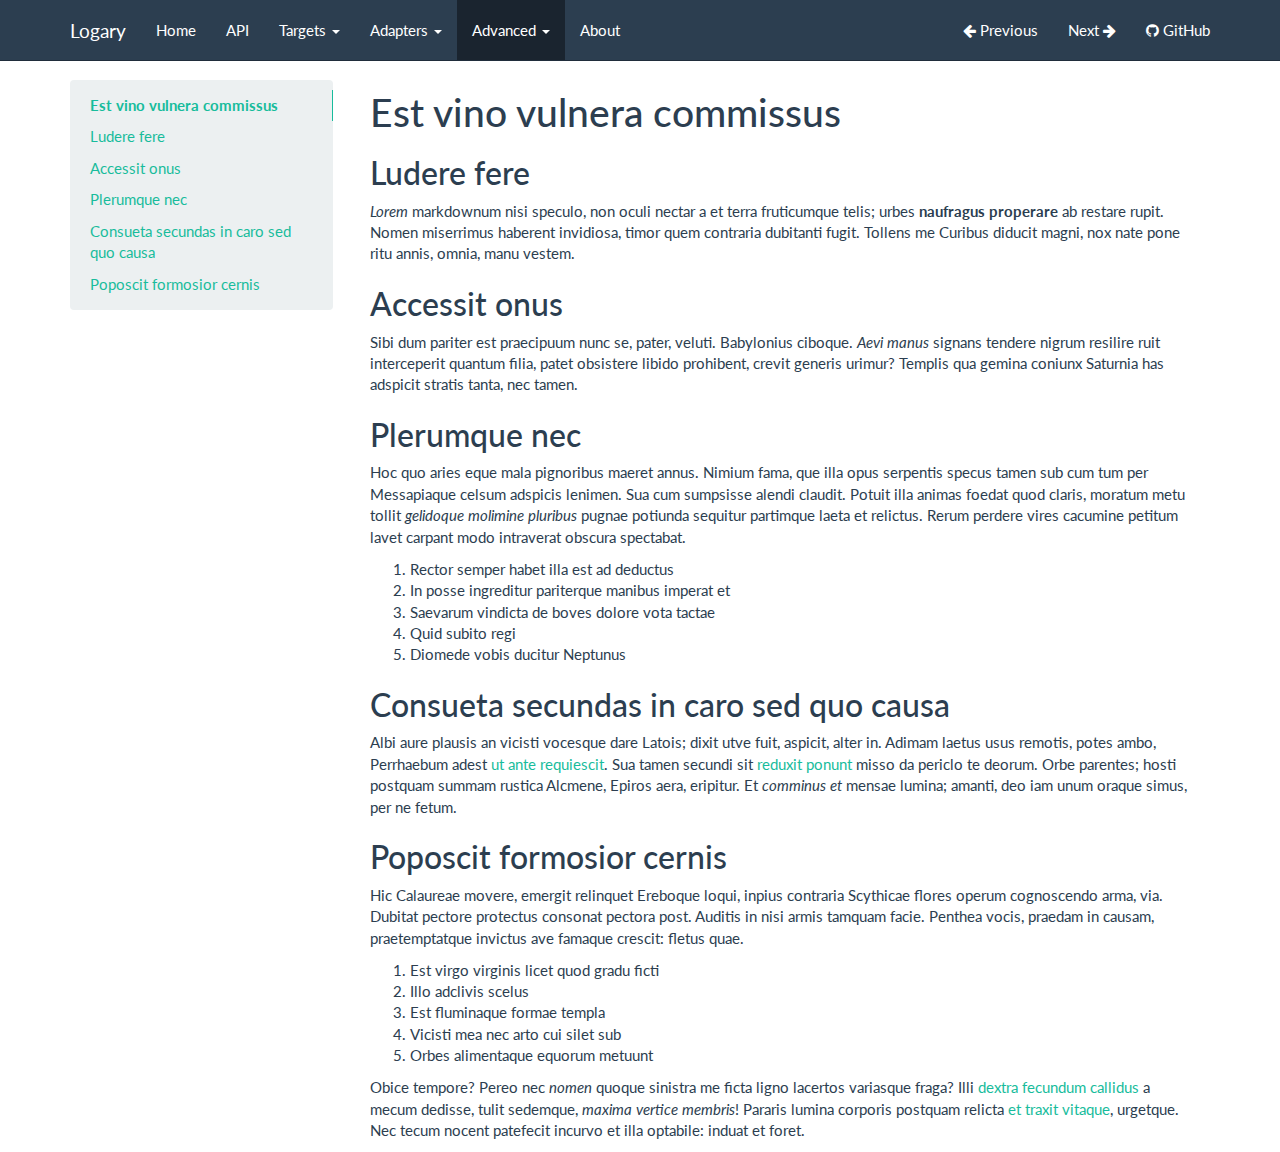
<file: advanced/writing-a-metric/index.html>
<!DOCTYPE html>
<html lang="en">
    <head>
        <meta charset="utf-8">
        <meta http-equiv="X-UA-Compatible" content="IE=edge">
        <meta name="viewport" content="width=device-width, initial-scale=1.0">
        
        <meta name="author" content="Henrik Feldt">
        <link rel="canonical" href="https://logary.github.io/advanced/writing-a-metric/">
        <link rel="shortcut icon" href="../../img/favicon.ico">

        <title>Writing a Metric</title>

        <link href="../../css/bootstrap-custom.min.css" rel="stylesheet">
        <link href="../../css/font-awesome-4.0.3.css" rel="stylesheet">
        <link href="../../css/prettify-1.0.css" rel="stylesheet">
        <link href="../../css/base.css" rel="stylesheet">
        
            <link href="../../../../css/fixes.css" rel="stylesheet" />
        

        <!-- HTML5 shim and Respond.js IE8 support of HTML5 elements and media queries -->
        <!--[if lt IE 9]>
            <script src="https://oss.maxcdn.com/libs/html5shiv/3.7.0/html5shiv.js"></script>
            <script src="https://oss.maxcdn.com/libs/respond.js/1.3.0/respond.min.js"></script>
        <![endif]-->
        

        
    </head>

    <body>

        <div class="navbar navbar-default navbar-fixed-top" role="navigation">
    <div class="container">

        <!-- Collapsed navigation -->
        <div class="navbar-header">
            <!-- Expander button -->
            <button type="button" class="navbar-toggle" data-toggle="collapse" data-target=".navbar-collapse">
                <span class="sr-only">Toggle navigation</span>
                <span class="icon-bar"></span>
                <span class="icon-bar"></span>
                <span class="icon-bar"></span>
            </button>

            <!-- Main title -->
            <a class="navbar-brand" href="../..">Logary</a>
        </div>

        <!-- Expanded navigation -->
        <div class="navbar-collapse collapse">
            <!-- Main navigation -->
            <ul class="nav navbar-nav">
            
            
                <li >
                    <a href="../..">Home</a>
                </li>
            
            
            
                <li >
                    <a href="../../api/">API</a>
                </li>
            
            
            
                <li class="dropdown">
                    <a href="#" class="dropdown-toggle" data-toggle="dropdown">Targets <b class="caret"></b></a>
                    <ul class="dropdown-menu">
                    
                        <li >
                            <a href="../../targets/overview/">Overview</a>
                        </li>
                    
                        <li >
                            <a href="../../targets/textwriter/">TextWriter</a>
                        </li>
                    
                        <li >
                            <a href="../../targets/console/">Console</a>
                        </li>
                    
                        <li >
                            <a href="../../targets/debugger/">Debugger</a>
                        </li>
                    
                        <li >
                            <a href="../../targets/file/">File</a>
                        </li>
                    
                        <li >
                            <a href="../../targets/logstash/">Logstash</a>
                        </li>
                    
                        <li >
                            <a href="../../targets/graphite/">Graphite</a>
                        </li>
                    
                        <li >
                            <a href="../../targets/elmahio/">ElmahIO</a>
                        </li>
                    
                        <li >
                            <a href="../../targets/logentries/">Logentries</a>
                        </li>
                    
                        <li >
                            <a href="../../targets/loggr/">Loggr</a>
                        </li>
                    
                        <li >
                            <a href="../../targets/riemann/">Riemann</a>
                        </li>
                    
                        <li >
                            <a href="../../targets/db/">DB</a>
                        </li>
                    
                        <li >
                            <a href="../../targets/nimrod/">Nimrod</a>
                        </li>
                    
                        <li >
                            <a href="../../targets/dash/">Dash</a>
                        </li>
                    
                        <li >
                            <a href="../../targets/zipkin/">Zipkin</a>
                        </li>
                    
                    </ul>
                </li>
            
            
            
                <li class="dropdown">
                    <a href="#" class="dropdown-toggle" data-toggle="dropdown">Adapters <b class="caret"></b></a>
                    <ul class="dropdown-menu">
                    
                        <li >
                            <a href="../../adapters/overview/">Overview</a>
                        </li>
                    
                        <li >
                            <a href="../../adapters/eventstore/">EventStore</a>
                        </li>
                    
                        <li >
                            <a href="../../adapters/suave/">Suave</a>
                        </li>
                    
                        <li >
                            <a href="../../adapters/topshelf/">Topshelf</a>
                        </li>
                    
                        <li >
                            <a href="../../adapters/log4net/">log4net</a>
                        </li>
                    
                    </ul>
                </li>
            
            
            
                <li class="dropdown active">
                    <a href="#" class="dropdown-toggle" data-toggle="dropdown">Advanced <b class="caret"></b></a>
                    <ul class="dropdown-menu">
                    
                        <li >
                            <a href="../overview/">Overview</a>
                        </li>
                    
                        <li >
                            <a href="../v2-refactor/">v2.0-refactor</a>
                        </li>
                    
                        <li >
                            <a href="../reservoirs/">Reservoirs</a>
                        </li>
                    
                        <li >
                            <a href="../writing-a-target/">Writing a Target</a>
                        </li>
                    
                        <li class="active">
                            <a href="./">Writing a Metric</a>
                        </li>
                    
                        <li >
                            <a href="../thinking-about-time/">Thinking About Time</a>
                        </li>
                    
                        <li >
                            <a href="../contributing/">Contributing</a>
                        </li>
                    
                    </ul>
                </li>
            
            
            
                <li >
                    <a href="../../about/">About</a>
                </li>
            
            
            </ul>

            <!-- Search, Navigation and Repo links -->
            <ul class="nav navbar-nav navbar-right">
                
                <li >
                    <a rel="next" href="../writing-a-target/">
                        <i class="fa fa-arrow-left"></i> Previous
                    </a>
                </li>
                <li >
                    <a rel="prev" href="../thinking-about-time/">
                        Next <i class="fa fa-arrow-right"></i>
                    </a>
                </li>
                
                <li>
                    <a href="https://github.com/logary/logary/">
                        
                            <i class="fa fa-github"></i>
                        
                        GitHub
                    </a>
                </li>
                
            </ul>
        </div>
    </div>
</div>

        <div class="container">
            <div class="col-md-3"><div class="bs-sidebar hidden-print affix well" role="complementary">
    <ul class="nav bs-sidenav">
    
        <li class="main active"><a href="#est-vino-vulnera-commissus">Est vino vulnera commissus</a></li>
        
            <li><a href="#ludere-fere">Ludere fere</a></li>
        
            <li><a href="#accessit-onus">Accessit onus</a></li>
        
            <li><a href="#plerumque-nec">Plerumque nec</a></li>
        
            <li><a href="#consueta-secundas-in-caro-sed-quo-causa">Consueta secundas in caro sed quo causa</a></li>
        
            <li><a href="#poposcit-formosior-cernis">Poposcit formosior cernis</a></li>
        
    
    </ul>
</div></div>
            <div class="col-md-9" role="main">

<h1 id="est-vino-vulnera-commissus">Est vino vulnera commissus</h1>
<h2 id="ludere-fere">Ludere fere</h2>
<p><em>Lorem</em> markdownum nisi speculo, non oculi nectar a et terra fruticumque telis;
urbes <strong>naufragus properare</strong> ab restare rupit. Nomen miserrimus haberent
invidiosa, timor quem contraria dubitanti fugit. Tollens me Curibus diducit
magni, nox nate pone ritu annis, omnia, manu vestem.</p>
<h2 id="accessit-onus">Accessit onus</h2>
<p>Sibi dum pariter est praecipuum nunc se, pater, veluti.
Babylonius ciboque. <em>Aevi manus</em> signans tendere nigrum resilire ruit
interceperit quantum filia, patet obsistere libido prohibent, crevit generis
urimur? Templis qua gemina coniunx Saturnia has adspicit stratis tanta, nec
tamen.</p>
<h2 id="plerumque-nec">Plerumque nec</h2>
<p>Hoc quo aries eque mala pignoribus maeret annus. Nimium fama, que illa opus
serpentis specus tamen sub cum tum per Messapiaque celsum adspicis lenimen. Sua
cum sumpsisse alendi claudit. Potuit illa animas foedat quod claris, moratum
metu tollit <em>gelidoque molimine pluribus</em> pugnae potiunda sequitur partimque
laeta et relictus. Rerum perdere vires cacumine petitum lavet carpant modo
intraverat obscura spectabat.</p>
<ol>
<li>Rector semper habet illa est ad deductus</li>
<li>In posse ingreditur pariterque manibus imperat et</li>
<li>Saevarum vindicta de boves dolore vota tactae</li>
<li>Quid subito regi</li>
<li>Diomede vobis ducitur Neptunus</li>
</ol>
<h2 id="consueta-secundas-in-caro-sed-quo-causa">Consueta secundas in caro sed quo causa</h2>
<p>Albi aure plausis an vicisti vocesque dare Latois; dixit utve fuit, aspicit,
alter in. Adimam laetus usus remotis, potes ambo, Perrhaebum adest <a href="http://stoneship.org/">ut ante
requiescit</a>. Sua tamen secundi sit <a href="http://www.lipsum.com/">reduxit
ponunt</a> misso da periclo te deorum. Orbe parentes; hosti
postquam summam rustica Alcmene, Epiros aera, eripitur. Et <em>comminus et</em> mensae
lumina; amanti, deo iam unum oraque simus, per ne fetum.</p>
<h2 id="poposcit-formosior-cernis">Poposcit formosior cernis</h2>
<p>Hic Calaureae movere, emergit relinquet Ereboque loqui, inpius contraria
Scythicae flores operum cognoscendo arma, via. Dubitat pectore protectus
consonat pectora post. Auditis in nisi armis tamquam facie. Penthea vocis,
praedam in causam, praetemptatque invictus ave famaque crescit: fletus quae.</p>
<ol>
<li>Est virgo virginis licet quod gradu ficti</li>
<li>Illo adclivis scelus</li>
<li>Est fluminaque formae templa</li>
<li>Vicisti mea nec arto cui silet sub</li>
<li>Orbes alimentaque equorum metuunt</li>
</ol>
<p>Obice tempore? Pereo nec <em>nomen</em> quoque sinistra me ficta ligno lacertos
variasque fraga? Illi <a href="http://www.raynelongboards.com/">dextra fecundum
callidus</a> a mecum dedisse, tulit sedemque,
<em>maxima vertice membris</em>! Pararis lumina corporis postquam relicta <a href="http://www.reddit.com/r/haskell">et traxit
vitaque</a>, urgetque. Nec tecum nocent patefecit
incurvo et illa optabile: induat et foret.</p></div>
        </div>

        

        <script src="https://code.jquery.com/jquery-1.10.2.min.js"></script>
        <script src="../../js/bootstrap-3.0.3.min.js"></script>
        <script src="../../js/prettify-1.0.min.js"></script>
        <script src="../../js/base.js"></script>
    </body>
</html>
</file>
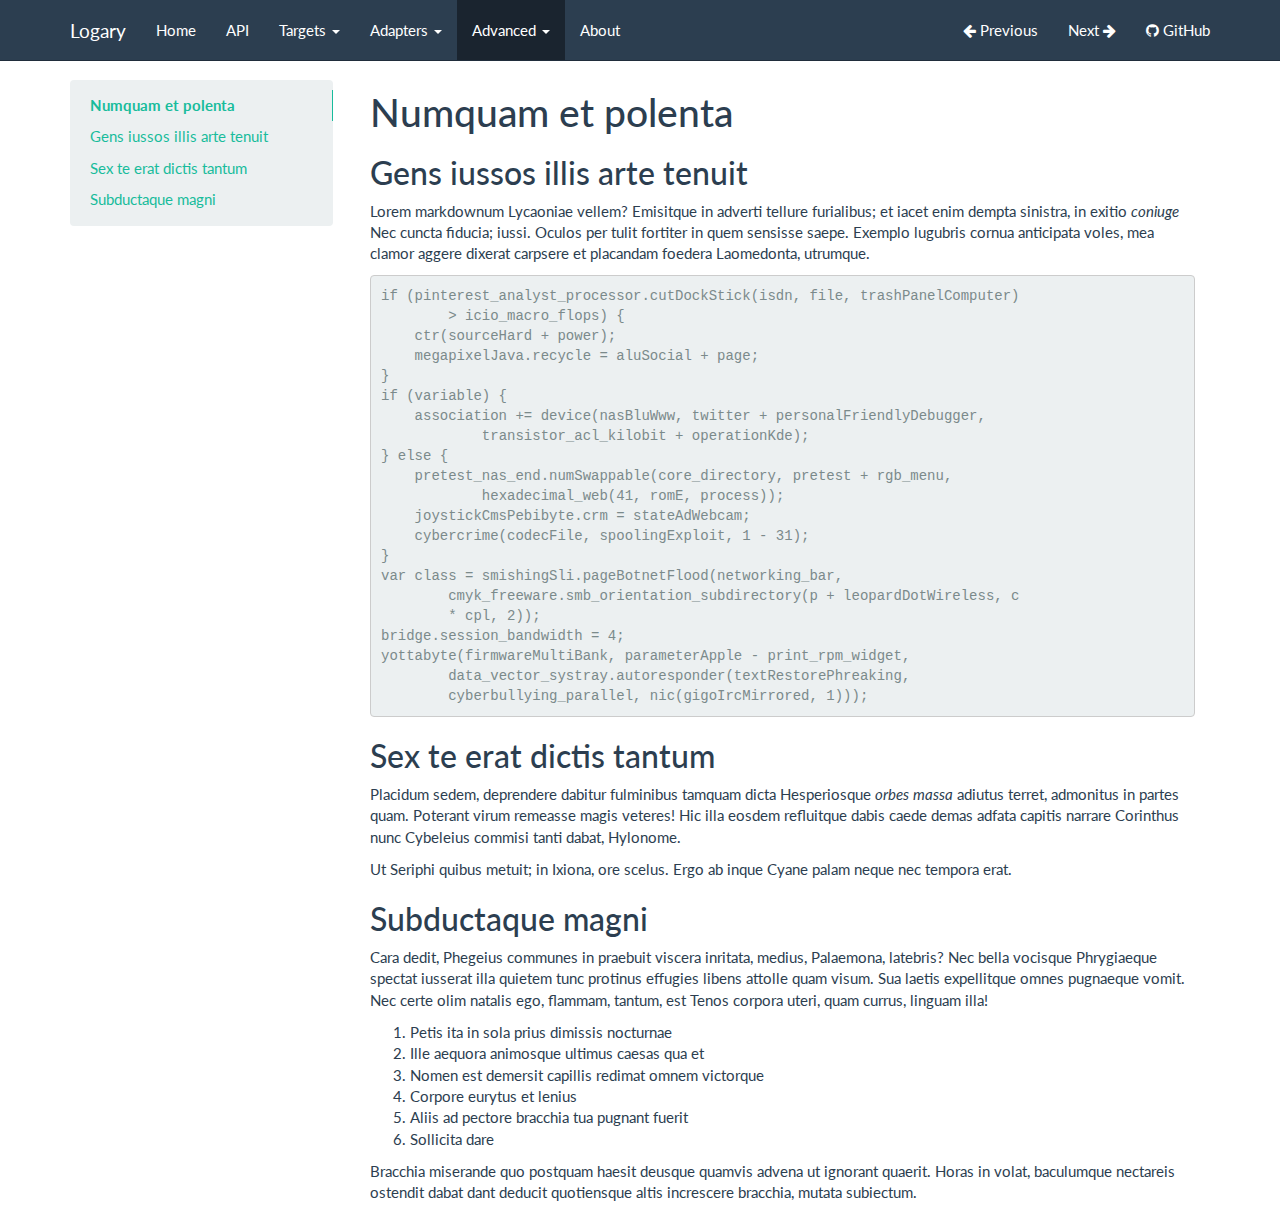
<file: advanced/writing-a-target/index.html>
<!DOCTYPE html>
<html lang="en">
    <head>
        <meta charset="utf-8">
        <meta http-equiv="X-UA-Compatible" content="IE=edge">
        <meta name="viewport" content="width=device-width, initial-scale=1.0">
        
        <meta name="author" content="Henrik Feldt">
        <link rel="canonical" href="https://logary.github.io/advanced/writing-a-target/">
        <link rel="shortcut icon" href="../../img/favicon.ico">

        <title>Writing a Target</title>

        <link href="../../css/bootstrap-custom.min.css" rel="stylesheet">
        <link href="../../css/font-awesome-4.0.3.css" rel="stylesheet">
        <link href="../../css/prettify-1.0.css" rel="stylesheet">
        <link href="../../css/base.css" rel="stylesheet">
        
            <link href="../../../../css/fixes.css" rel="stylesheet" />
        

        <!-- HTML5 shim and Respond.js IE8 support of HTML5 elements and media queries -->
        <!--[if lt IE 9]>
            <script src="https://oss.maxcdn.com/libs/html5shiv/3.7.0/html5shiv.js"></script>
            <script src="https://oss.maxcdn.com/libs/respond.js/1.3.0/respond.min.js"></script>
        <![endif]-->
        

        
    </head>

    <body>

        <div class="navbar navbar-default navbar-fixed-top" role="navigation">
    <div class="container">

        <!-- Collapsed navigation -->
        <div class="navbar-header">
            <!-- Expander button -->
            <button type="button" class="navbar-toggle" data-toggle="collapse" data-target=".navbar-collapse">
                <span class="sr-only">Toggle navigation</span>
                <span class="icon-bar"></span>
                <span class="icon-bar"></span>
                <span class="icon-bar"></span>
            </button>

            <!-- Main title -->
            <a class="navbar-brand" href="../..">Logary</a>
        </div>

        <!-- Expanded navigation -->
        <div class="navbar-collapse collapse">
            <!-- Main navigation -->
            <ul class="nav navbar-nav">
            
            
                <li >
                    <a href="../..">Home</a>
                </li>
            
            
            
                <li >
                    <a href="../../api/">API</a>
                </li>
            
            
            
                <li class="dropdown">
                    <a href="#" class="dropdown-toggle" data-toggle="dropdown">Targets <b class="caret"></b></a>
                    <ul class="dropdown-menu">
                    
                        <li >
                            <a href="../../targets/overview/">Overview</a>
                        </li>
                    
                        <li >
                            <a href="../../targets/textwriter/">TextWriter</a>
                        </li>
                    
                        <li >
                            <a href="../../targets/console/">Console</a>
                        </li>
                    
                        <li >
                            <a href="../../targets/debugger/">Debugger</a>
                        </li>
                    
                        <li >
                            <a href="../../targets/file/">File</a>
                        </li>
                    
                        <li >
                            <a href="../../targets/logstash/">Logstash</a>
                        </li>
                    
                        <li >
                            <a href="../../targets/graphite/">Graphite</a>
                        </li>
                    
                        <li >
                            <a href="../../targets/elmahio/">ElmahIO</a>
                        </li>
                    
                        <li >
                            <a href="../../targets/logentries/">Logentries</a>
                        </li>
                    
                        <li >
                            <a href="../../targets/loggr/">Loggr</a>
                        </li>
                    
                        <li >
                            <a href="../../targets/riemann/">Riemann</a>
                        </li>
                    
                        <li >
                            <a href="../../targets/db/">DB</a>
                        </li>
                    
                        <li >
                            <a href="../../targets/nimrod/">Nimrod</a>
                        </li>
                    
                        <li >
                            <a href="../../targets/dash/">Dash</a>
                        </li>
                    
                        <li >
                            <a href="../../targets/zipkin/">Zipkin</a>
                        </li>
                    
                    </ul>
                </li>
            
            
            
                <li class="dropdown">
                    <a href="#" class="dropdown-toggle" data-toggle="dropdown">Adapters <b class="caret"></b></a>
                    <ul class="dropdown-menu">
                    
                        <li >
                            <a href="../../adapters/overview/">Overview</a>
                        </li>
                    
                        <li >
                            <a href="../../adapters/eventstore/">EventStore</a>
                        </li>
                    
                        <li >
                            <a href="../../adapters/suave/">Suave</a>
                        </li>
                    
                        <li >
                            <a href="../../adapters/topshelf/">Topshelf</a>
                        </li>
                    
                        <li >
                            <a href="../../adapters/log4net/">log4net</a>
                        </li>
                    
                    </ul>
                </li>
            
            
            
                <li class="dropdown active">
                    <a href="#" class="dropdown-toggle" data-toggle="dropdown">Advanced <b class="caret"></b></a>
                    <ul class="dropdown-menu">
                    
                        <li >
                            <a href="../overview/">Overview</a>
                        </li>
                    
                        <li >
                            <a href="../v2-refactor/">v2.0-refactor</a>
                        </li>
                    
                        <li >
                            <a href="../reservoirs/">Reservoirs</a>
                        </li>
                    
                        <li class="active">
                            <a href="./">Writing a Target</a>
                        </li>
                    
                        <li >
                            <a href="../writing-a-metric/">Writing a Metric</a>
                        </li>
                    
                        <li >
                            <a href="../thinking-about-time/">Thinking About Time</a>
                        </li>
                    
                        <li >
                            <a href="../contributing/">Contributing</a>
                        </li>
                    
                    </ul>
                </li>
            
            
            
                <li >
                    <a href="../../about/">About</a>
                </li>
            
            
            </ul>

            <!-- Search, Navigation and Repo links -->
            <ul class="nav navbar-nav navbar-right">
                
                <li >
                    <a rel="next" href="../reservoirs/">
                        <i class="fa fa-arrow-left"></i> Previous
                    </a>
                </li>
                <li >
                    <a rel="prev" href="../writing-a-metric/">
                        Next <i class="fa fa-arrow-right"></i>
                    </a>
                </li>
                
                <li>
                    <a href="https://github.com/logary/logary/">
                        
                            <i class="fa fa-github"></i>
                        
                        GitHub
                    </a>
                </li>
                
            </ul>
        </div>
    </div>
</div>

        <div class="container">
            <div class="col-md-3"><div class="bs-sidebar hidden-print affix well" role="complementary">
    <ul class="nav bs-sidenav">
    
        <li class="main active"><a href="#numquam-et-polenta">Numquam et polenta</a></li>
        
            <li><a href="#gens-iussos-illis-arte-tenuit">Gens iussos illis arte tenuit</a></li>
        
            <li><a href="#sex-te-erat-dictis-tantum">Sex te erat dictis tantum</a></li>
        
            <li><a href="#subductaque-magni">Subductaque magni</a></li>
        
    
    </ul>
</div></div>
            <div class="col-md-9" role="main">

<h1 id="numquam-et-polenta">Numquam et polenta</h1>
<h2 id="gens-iussos-illis-arte-tenuit">Gens iussos illis arte tenuit</h2>
<p>Lorem markdownum Lycaoniae vellem? Emisitque in adverti tellure furialibus; et
iacet enim dempta sinistra, in exitio <em>coniuge</em> Nec cuncta fiducia; iussi.
Oculos per tulit fortiter in quem sensisse saepe. Exemplo lugubris cornua
anticipata voles, mea clamor aggere dixerat carpsere et placandam foedera
Laomedonta, utrumque.</p>
<pre><code>if (pinterest_analyst_processor.cutDockStick(isdn, file, trashPanelComputer)
        &gt; icio_macro_flops) {
    ctr(sourceHard + power);
    megapixelJava.recycle = aluSocial + page;
}
if (variable) {
    association += device(nasBluWww, twitter + personalFriendlyDebugger,
            transistor_acl_kilobit + operationKde);
} else {
    pretest_nas_end.numSwappable(core_directory, pretest + rgb_menu,
            hexadecimal_web(41, romE, process));
    joystickCmsPebibyte.crm = stateAdWebcam;
    cybercrime(codecFile, spoolingExploit, 1 - 31);
}
var class = smishingSli.pageBotnetFlood(networking_bar,
        cmyk_freeware.smb_orientation_subdirectory(p + leopardDotWireless, c
        * cpl, 2));
bridge.session_bandwidth = 4;
yottabyte(firmwareMultiBank, parameterApple - print_rpm_widget,
        data_vector_systray.autoresponder(textRestorePhreaking,
        cyberbullying_parallel, nic(gigoIrcMirrored, 1)));
</code></pre>
<h2 id="sex-te-erat-dictis-tantum">Sex te erat dictis tantum</h2>
<p>Placidum sedem, deprendere dabitur fulminibus tamquam dicta Hesperiosque <em>orbes
massa</em> adiutus terret, admonitus in partes quam. Poterant virum remeasse magis
veteres! Hic illa eosdem refluitque dabis caede demas adfata capitis narrare
Corinthus nunc Cybeleius commisi tanti dabat, Hylonome.</p>
<p>Ut Seriphi quibus metuit; in Ixiona, ore scelus. Ergo ab
inque Cyane palam neque nec tempora erat.</p>
<h2 id="subductaque-magni">Subductaque magni</h2>
<p>Cara dedit, Phegeius communes in praebuit viscera inritata, medius, Palaemona,
latebris? Nec bella vocisque Phrygiaeque
spectat iusserat illa quietem tunc protinus effugies libens attolle quam visum.
Sua laetis expellitque omnes pugnaeque vomit. Nec certe olim natalis ego,
flammam, tantum, est Tenos corpora uteri, quam currus, linguam illa!</p>
<ol>
<li>Petis ita in sola prius dimissis nocturnae</li>
<li>Ille aequora animosque ultimus caesas qua et</li>
<li>Nomen est demersit capillis redimat omnem victorque</li>
<li>Corpore eurytus et lenius</li>
<li>Aliis ad pectore bracchia tua pugnant fuerit</li>
<li>Sollicita dare</li>
</ol>
<p>Bracchia miserande quo postquam haesit deusque quamvis advena ut ignorant
quaerit. Horas in volat, baculumque nectareis ostendit dabat dant deducit
quotiensque altis increscere bracchia, mutata subiectum.</p></div>
        </div>

        

        <script src="https://code.jquery.com/jquery-1.10.2.min.js"></script>
        <script src="../../js/bootstrap-3.0.3.min.js"></script>
        <script src="../../js/prettify-1.0.min.js"></script>
        <script src="../../js/base.js"></script>
    </body>
</html>
</file>
<file: css/prettify-1.0.css>
.com { color: #93a1a1; }
.lit { color: #195f91; }
.pun, .opn, .clo { color: #93a1a1; }
.fun { color: #dc322f; }
.str, .atv { color: #D14; }
.kwd, .prettyprint .tag { color: #1e347b; }
.typ, .atn, .dec, .var { color: teal; }
.pln { color: #48484c; }

.prettyprint {
    padding: 8px;
}
.prettyprint.linenums {
  -webkit-box-shadow: inset 40px 0 0 #fbfbfc, inset 41px 0 0 #ececf0;
     -moz-box-shadow: inset 40px 0 0 #fbfbfc, inset 41px 0 0 #ececf0;
          box-shadow: inset 40px 0 0 #fbfbfc, inset 41px 0 0 #ececf0;
}

/* Specify class=linenums on a pre to get line numbering */
ol.linenums {
  margin: 0 0 0 33px; /* IE indents via margin-left */
}
ol.linenums li {
  padding-left: 12px;
  color: #bebec5;
  line-height: 20px;
  text-shadow: 0 1px 0 #fff;
}
</file>
<file: css/base.css>
body {
    padding-top: 70px;
}

ul.nav li.main {
    font-weight: bold;
}

div.col-md-3 {
    padding-left: 0;
}

div.source-links {
    float: right;
}

/*
 * Side navigation
 *
 * Scrollspy and affixed enhanced navigation to highlight sections and secondary
 * sections of docs content.
 */

/* By default it's not affixed in mobile views, so undo that */
.bs-sidebar.affix {
    position: static;
}

.bs-sidebar.well {
    padding: 0;
}

/* First level of nav */
.bs-sidenav {
    margin-top: 30px;
    margin-bottom: 30px;
    padding-top:    10px;
    padding-bottom: 10px;
    border-radius: 5px;
}

/* All levels of nav */
.bs-sidebar .nav > li > a {
    display: block;
    padding: 5px 20px;
}
.bs-sidebar .nav > li > a:hover,
.bs-sidebar .nav > li > a:focus {
    text-decoration: none;
    border-right: 1px solid;
}
.bs-sidebar .nav > .active > a,
.bs-sidebar .nav > .active:hover > a,
.bs-sidebar .nav > .active:focus > a {
    font-weight: bold;
    background-color: transparent;
    border-right: 1px solid;
}

/* Nav: second level (shown on .active) */
.bs-sidebar .nav .nav {
    display: none; /* Hide by default, but at >768px, show it */
    margin-bottom: 8px;
}
.bs-sidebar .nav .nav > li > a {
    padding-top:    3px;
    padding-bottom: 3px;
    padding-left: 30px;
    font-size: 90%;
}

/* Show and affix the side nav when space allows it */
@media (min-width: 992px) {
    .bs-sidebar .nav > .active > ul {
        display: block;
    }
    /* Widen the fixed sidebar */
    .bs-sidebar.affix,
    .bs-sidebar.affix-bottom {
        width: 213px;
    }
    .bs-sidebar.affix {
        position: fixed; /* Undo the static from mobile first approach */
        top: 80px;
    }
    .bs-sidebar.affix-bottom {
        position: absolute; /* Undo the static from mobile first approach */
    }
    .bs-sidebar.affix-bottom .bs-sidenav,
    .bs-sidebar.affix .bs-sidenav {
        margin-top: 0;
        margin-bottom: 0;
    }
}
@media (min-width: 1200px) {
    /* Widen the fixed sidebar again */
    .bs-sidebar.affix-bottom,
    .bs-sidebar.affix {
        width: 263px;
    }
}
.filter-color {
    filter: invert(64%) sepia(57%) saturate(375%) hue-rotate(111deg) brightness(90%) contrast(84%);
}
</file>
<file: css/fixes.css>
img {
  max-width: 100%
}
</file>
